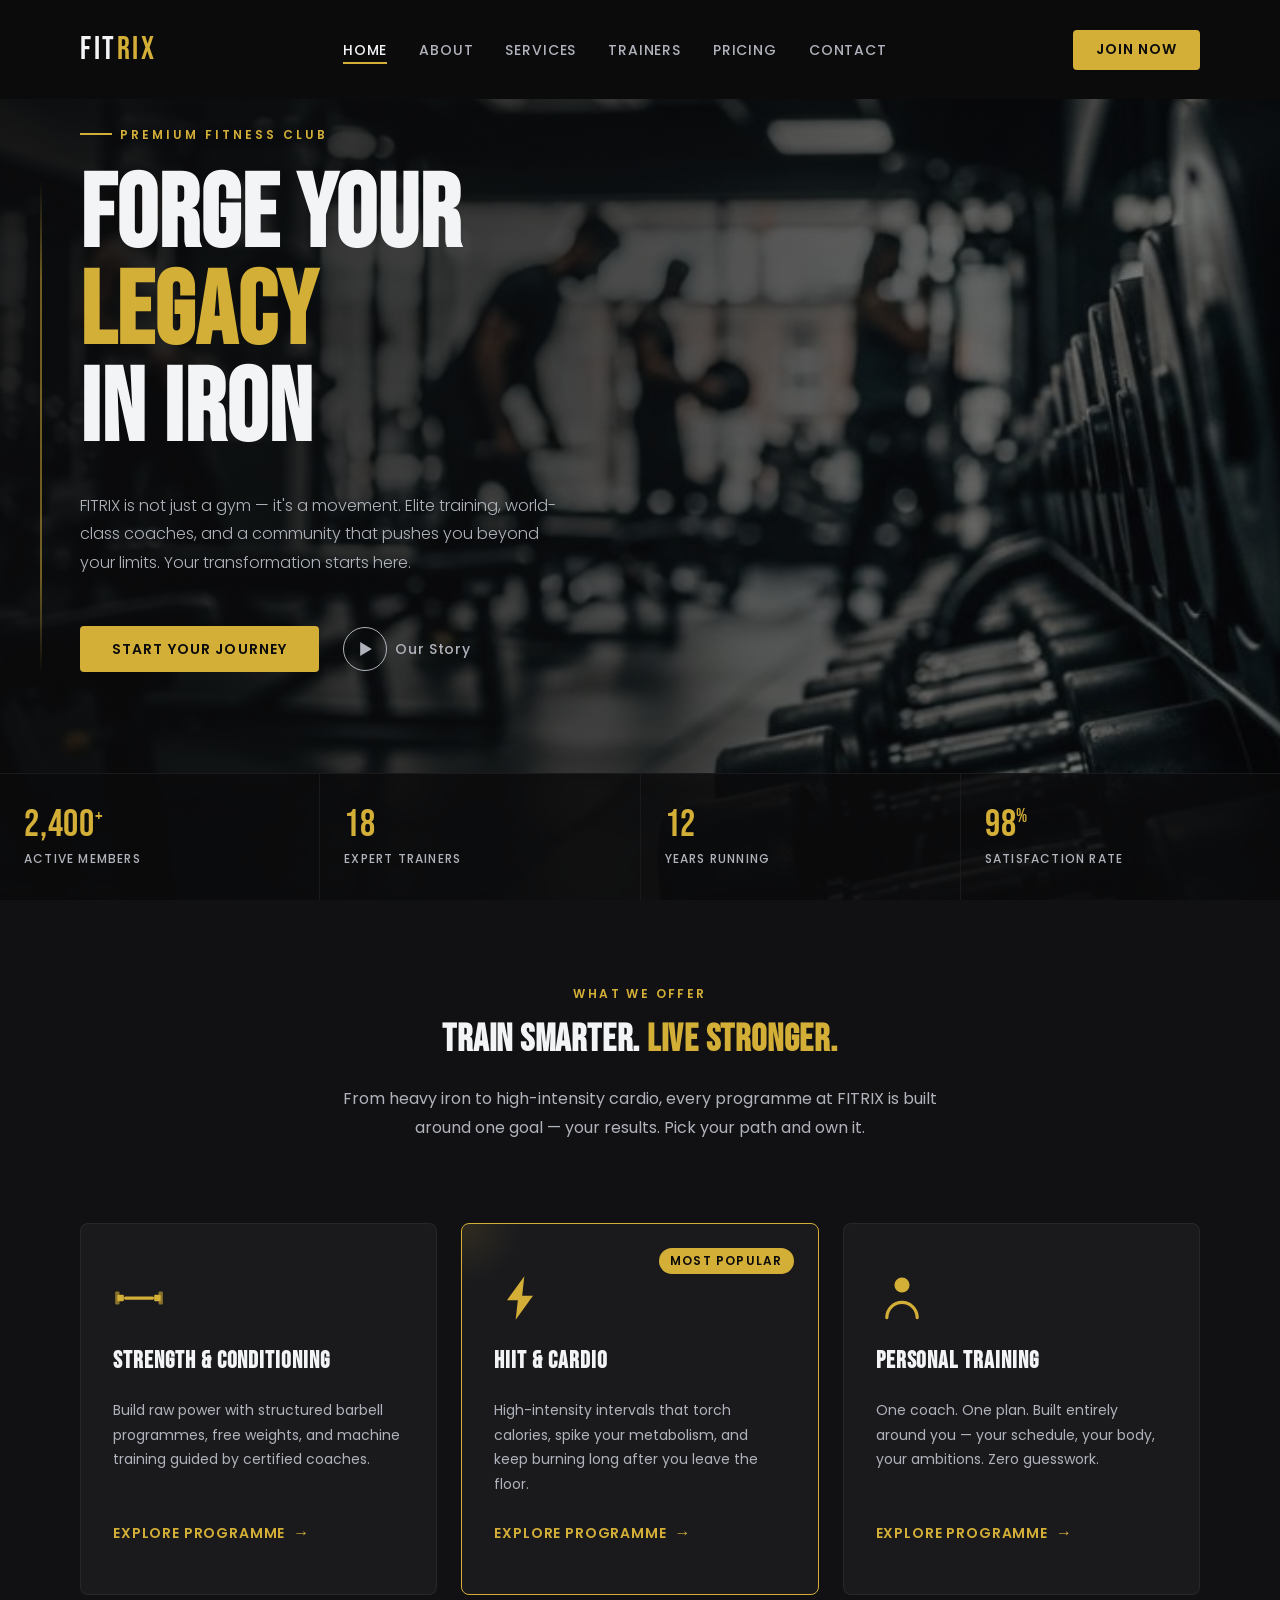
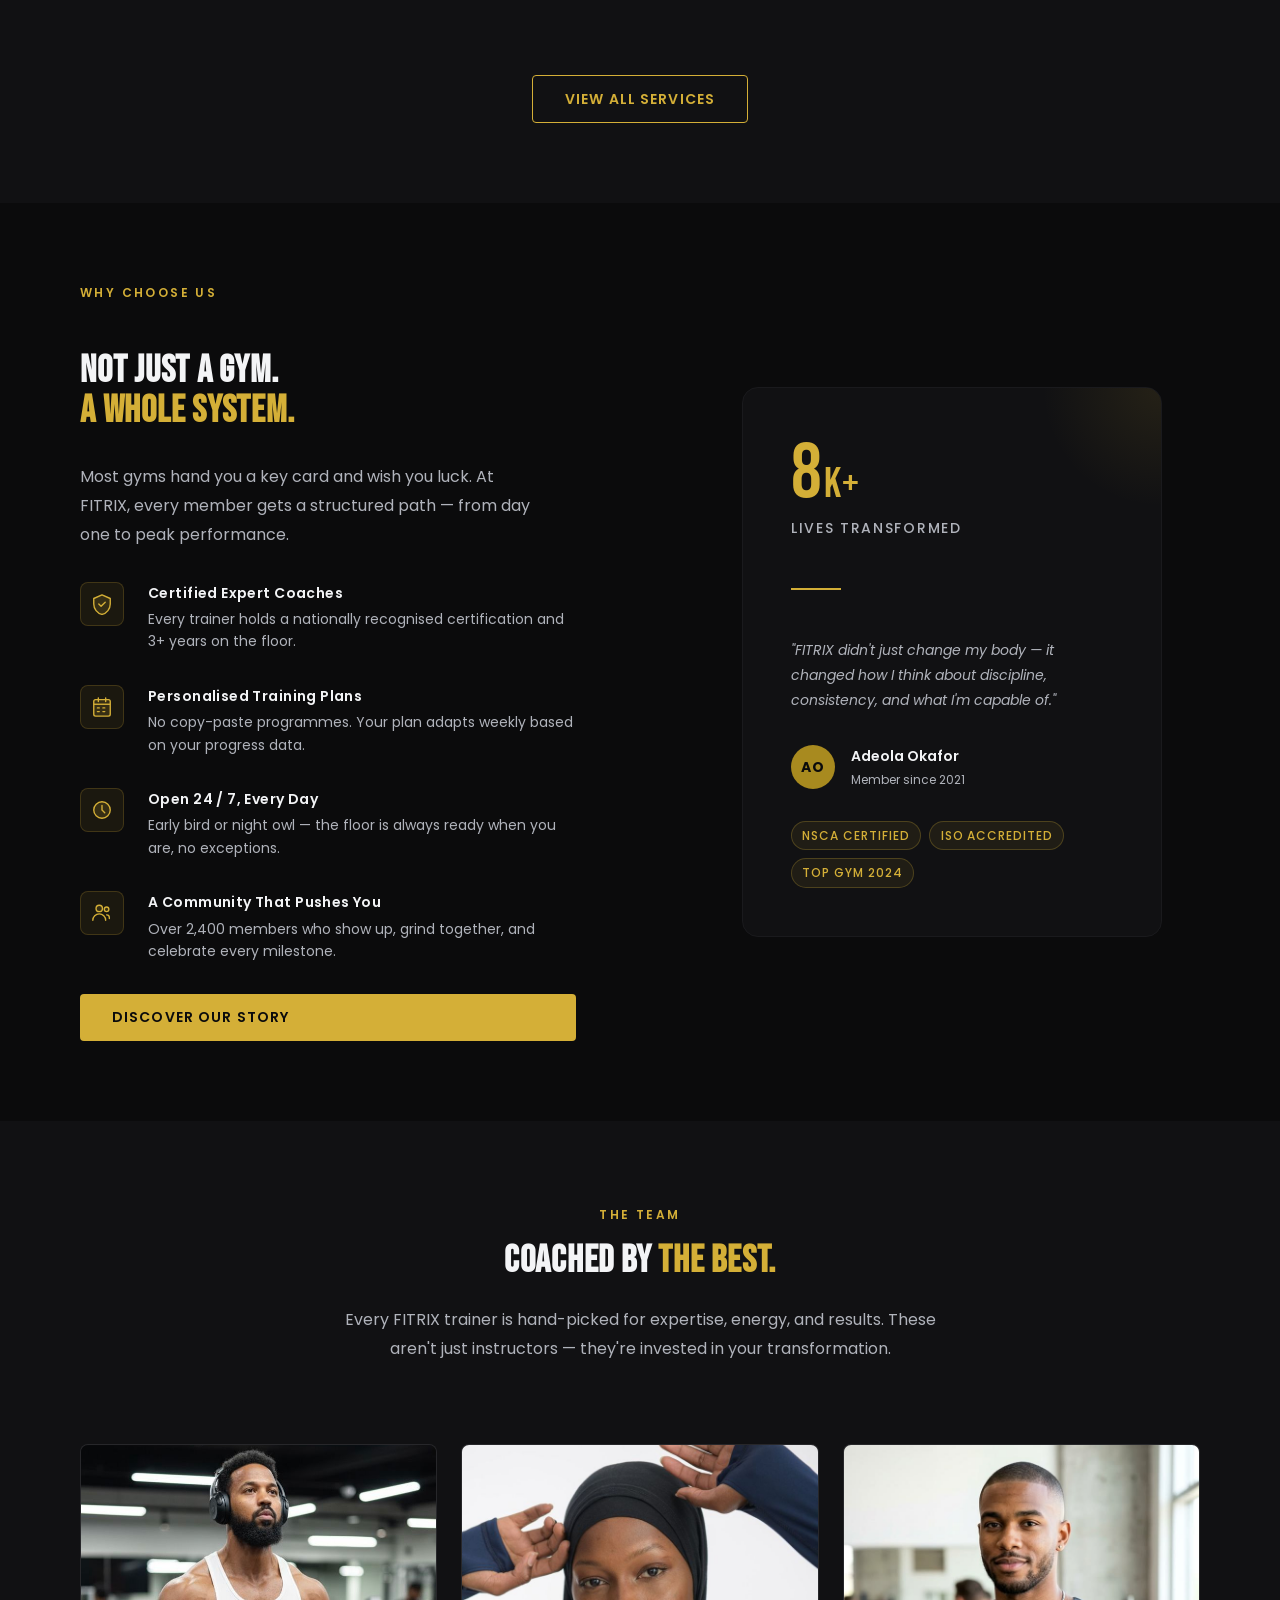
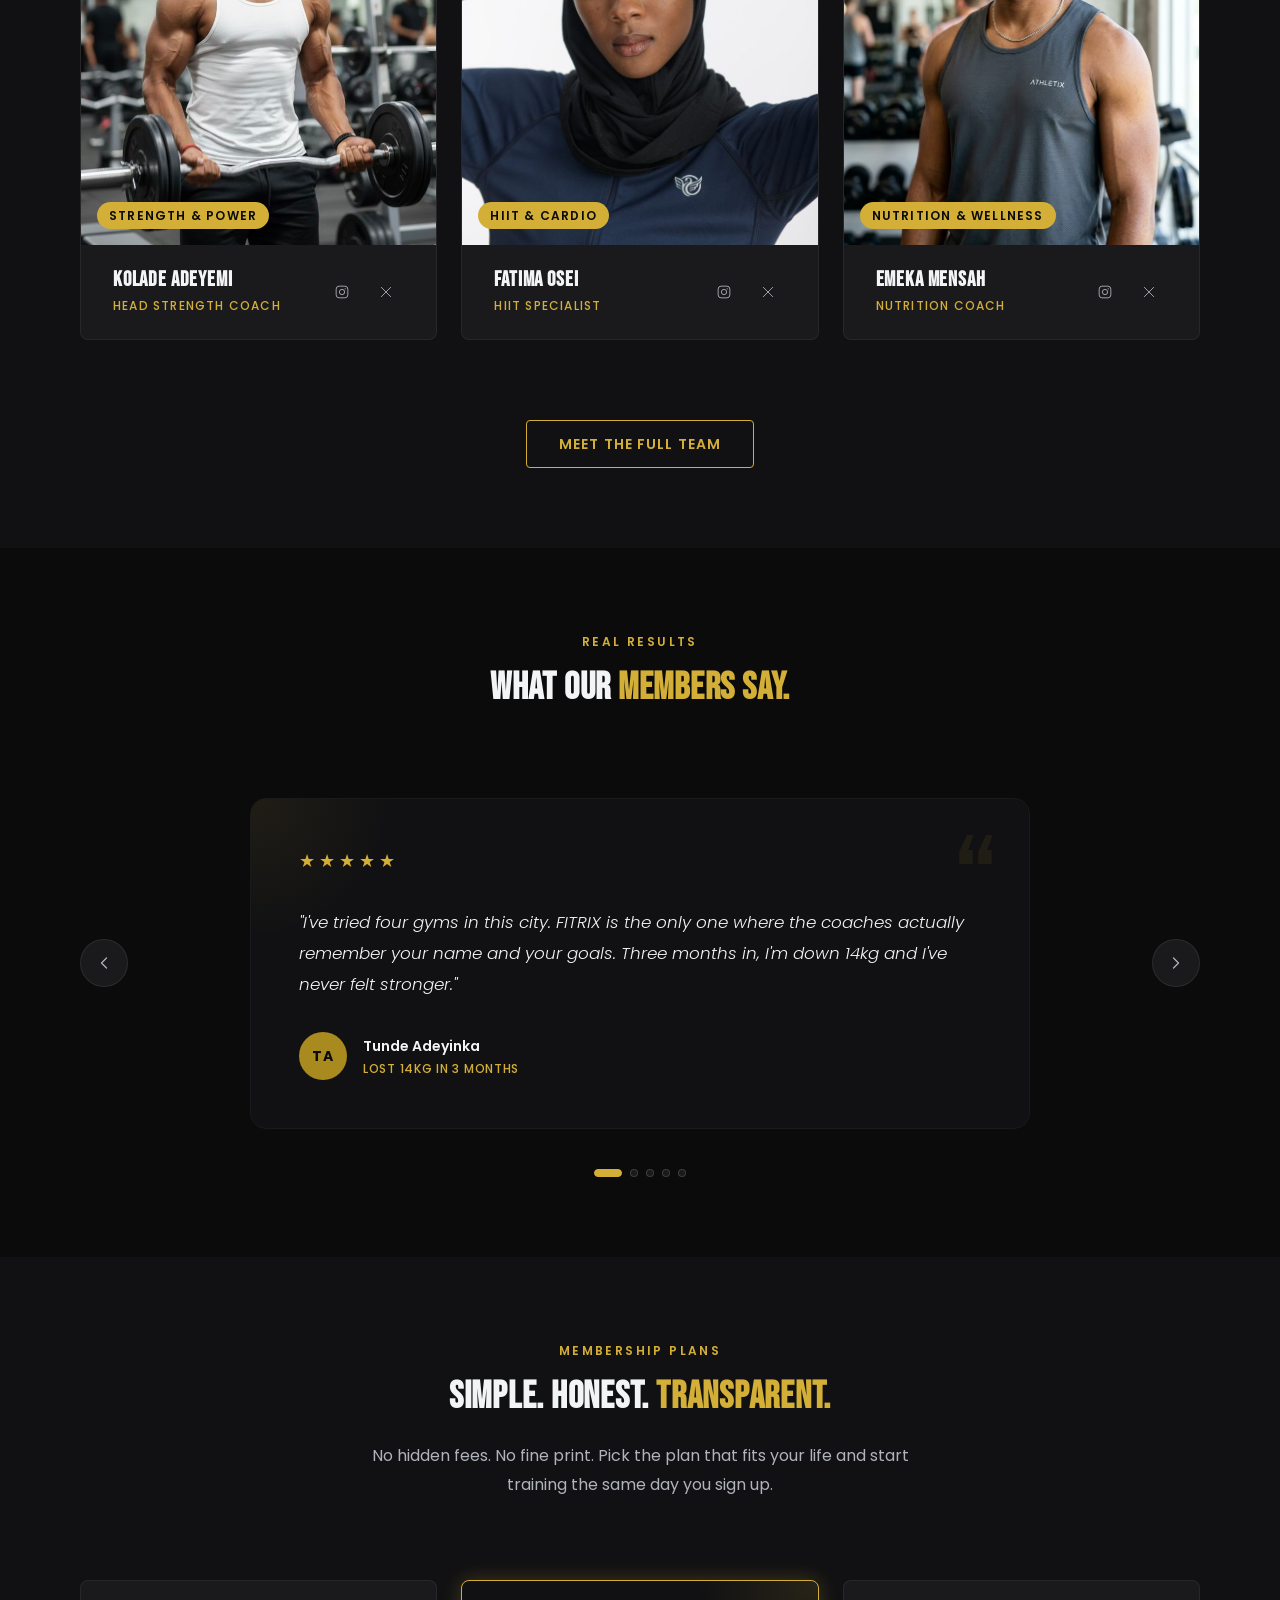
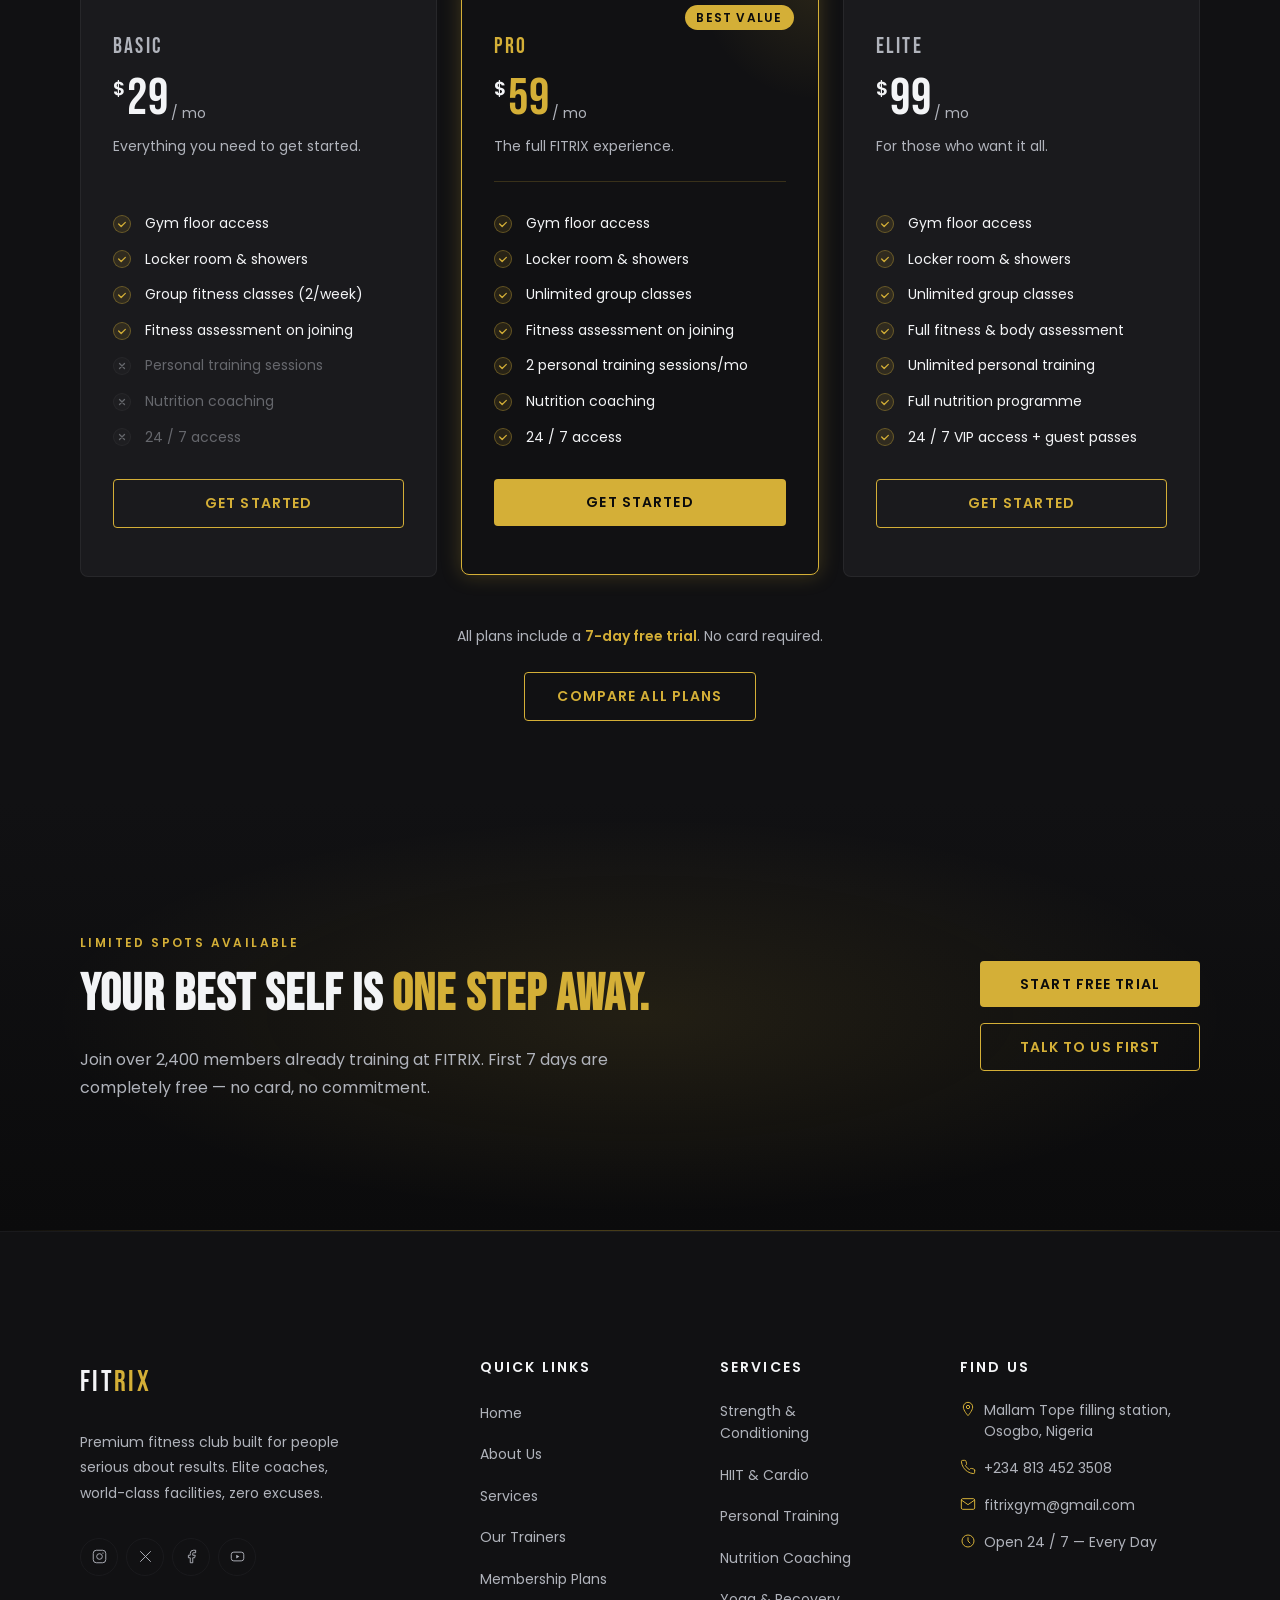
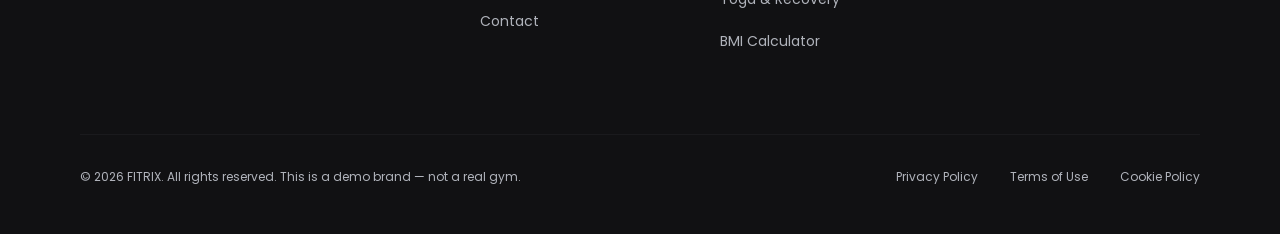
<file: index.html>
<!DOCTYPE html>
<html lang="en">

<head>
  <meta charset="UTF-8" />
  <meta name="viewport" content="width=device-width, initial-scale=1.0" />
  <meta name="description" content="FITRIX — Premium gym and fitness center. Transform your body, elevate your life." />
  <title>FITRIX — Train Different</title>

  <!-- Google Fonts -->
  <link rel="preconnect" href="https://fonts.googleapis.com" />
  <link rel="preconnect" href="https://fonts.gstatic.com" crossorigin />
  <link href="https://fonts.googleapis.com/css2?family=Bebas+Neue&family=Poppins:wght@300;400;500;600;700&display=swap" rel="stylesheet" />

  <!-- Stylesheets — order matters -->
  <link rel="stylesheet" href="css/style.css" />
  <link rel="stylesheet" href="css/animations.css" />
  <link rel="stylesheet" href="css/responsive.css" />
</head>

<body>

  <!-- ============================================================
       NAVBAR
       Copy this entire <header> block into every page.
       Only change the .active class to match the current page.
       ============================================================ -->

  <header>
    <nav class="navbar" id="navbar" role="navigation" aria-label="Main navigation">
      <div class="container">

        <!-- Logo -->
        <a href="index.html" class="navbar__logo" aria-label="FITRIX Home">
          FIT<span>RIX</span>
        </a>

        <!-- Desktop navigation links -->
        <ul class="navbar__links" role="list">
          <li><a href="index.html" class="active">Home</a></li>
          <li><a href="about.html">About</a></li>
          <li><a href="services.html">Services</a></li>
          <li><a href="trainers.html">Trainers</a></li>
          <li><a href="pricing.html">Pricing</a></li>
          <li><a href="contact.html">Contact</a></li>
        </ul>

        <!-- Desktop CTA button -->
        <a href="pricing.html" class="navbar__cta">Join Now</a>

        <!-- Hamburger button — mobile only -->
        <button
          class="navbar__hamburger"
          id="hamburger"
          aria-label="Toggle menu"
          aria-expanded="false"
          aria-controls="mobileMenu"
        >
          <span></span>
          <span></span>
          <span></span>
        </button>

      </div>

      <!-- Mobile dropdown menu -->
      <div class="navbar__mobile" id="mobileMenu" role="menu">
        <a href="index.html" role="menuitem">Home</a>
        <a href="about.html" role="menuitem">About</a>
        <a href="services.html" role="menuitem">Services</a>
        <a href="trainers.html" role="menuitem">Trainers</a>
        <a href="pricing.html" role="menuitem">Pricing</a>
        <a href="contact.html" role="menuitem">Contact</a>
        <a href="pricing.html" class="navbar__cta" role="menuitem">Join Now</a>
      </div>
    </nav>
  </header>


  <!-- ============================================================
       HERO SECTION
       ============================================================ -->

  <section class="hero" id="hero" aria-labelledby="hero-heading">

    <!--
      BACKGROUND IMAGE
      When you have a real gym photo, uncomment the <img> below,
      drop the image into assets/images/hero/, update the src,
      and delete the .hero__bg-fallback div underneath it.
    -->
   
    <img
      class="hero__bg"
      src="assets/images/hero/hero-bg.jpg"
      alt=""
      aria-hidden="true"
      loading="eager"
    />
    

    <!-- Dark overlay on top of background -->
    <div class="hero__overlay" aria-hidden="true"></div>

    <!-- Main content — lives in hero__body which grows to fill space above stats -->
    <div class="hero__body">
      <div class="container">
      <div class="hero__content">

        <!-- Eyebrow label -->
        <div class="hero__eyebrow" aria-hidden="true">
          <span class="hero__eyebrow-line"></span>
          <span class="hero__eyebrow-text">Premium Fitness Club</span>
        </div>

        <!-- Headline -->
        <h1 class="hero__headline" id="hero-heading">
          Forge Your
          <span class="highlight">Legacy</span>
          In Iron
        </h1>

        <!-- Supporting text -->
        <p class="hero__subtext">
          FITRIX is not just a gym — it's a movement. Elite training, world-class coaches,
          and a community that pushes you beyond your limits. Your transformation starts here.
        </p>

        <!-- Call to action buttons -->
        <div class="hero__actions">

          <a href="pricing.html" class="btn btn-primary">Start Your Journey</a>

          <a href="about.html" class="hero__play" aria-label="Learn our story">
            <span class="hero__play-icon" aria-hidden="true">
              <!-- Inline SVG play triangle — no external file needed -->
              <svg viewBox="0 0 10 12" xmlns="http://www.w3.org/2000/svg" aria-hidden="true">
                <polygon points="0,0 10,6 0,12" />
              </svg>
            </span>
            <span>Our Story</span>
          </a>

        </div>

      </div><!-- /.hero__content -->
      </div><!-- /.container -->
    </div><!-- /.hero__body -->

    <!-- Stats bar — sits naturally at the bottom of the hero column -->
    <div class="hero__stats" role="list" aria-label="FITRIX by the numbers">

      <div class="hero__stat" role="listitem">
        <span class="hero__stat-number">2,400<sup>+</sup></span>
        <span class="hero__stat-label">Active Members</span>
      </div>

      <div class="hero__stat" role="listitem">
        <span class="hero__stat-number">18</span>
        <span class="hero__stat-label">Expert Trainers</span>
      </div>

      <div class="hero__stat" role="listitem">
        <span class="hero__stat-number">12</span>
        <span class="hero__stat-label">Years Running</span>
      </div>

      <div class="hero__stat" role="listitem">
        <span class="hero__stat-number">98<sup>%</sup></span>
        <span class="hero__stat-label">Satisfaction Rate</span>
      </div>

    </div>

  </section>


  <!-- ============================================================
       SERVICES SNAPSHOT
       3 cards giving a taste of what FITRIX offers.
       Each card links through to the full Services page.
       ============================================================ -->

  <section class="services-snap section" id="services" aria-labelledby="services-heading">
    <div class="container">

      <!-- Section header -->
      <div class="services-snap__header anim-fade-up">
        <span class="section-label">What We Offer</span>
        <h2 id="services-heading">
          Train Smarter. <span class="text-gold">Live Stronger.</span>
        </h2>
        <p class="services-snap__intro">
          From heavy iron to high-intensity cardio, every programme at FITRIX is
          built around one goal — your results. Pick your path and own it.
        </p>
      </div>

      <!-- Cards grid -->
      <div class="services-snap__grid anim-stagger">

        <!-- Card 1 — Strength Training -->
        <article class="service-card anim-fade-up">
          <div class="service-card__icon" aria-hidden="true">
            <svg viewBox="0 0 48 48" fill="none" xmlns="http://www.w3.org/2000/svg">
              <rect x="4"  y="21" width="6"  height="6" rx="1" fill="currentColor"/>
              <rect x="2"  y="18" width="4"  height="12" rx="1" fill="currentColor" opacity=".6"/>
              <rect x="38" y="21" width="6"  height="6" rx="1" fill="currentColor"/>
              <rect x="42" y="18" width="4"  height="12" rx="1" fill="currentColor" opacity=".6"/>
              <rect x="10" y="22.5" width="28" height="3" rx="1.5" fill="currentColor"/>
            </svg>
          </div>
          <h3 class="service-card__title">Strength &amp; Conditioning</h3>
          <p class="service-card__text">
            Build raw power with structured barbell programmes, free weights,
            and machine training guided by certified coaches.
          </p>
          <a href="services.html" class="service-card__link" aria-label="Learn more about Strength and Conditioning">
            Explore Programme
            <span class="service-card__arrow" aria-hidden="true">&#8594;</span>
          </a>
        </article>

        <!-- Card 2 — HIIT (featured / middle card) -->
        <article class="service-card service-card--featured anim-fade-up">
          <div class="service-card__badge">Most Popular</div>
          <div class="service-card__icon" aria-hidden="true">
            <svg viewBox="0 0 48 48" fill="none" xmlns="http://www.w3.org/2000/svg">
              <polygon points="28,4 12,26 22,26 20,44 36,22 26,22" fill="currentColor"/>
            </svg>
          </div>
          <h3 class="service-card__title">HIIT &amp; Cardio</h3>
          <p class="service-card__text">
            High-intensity intervals that torch calories, spike your metabolism,
            and keep burning long after you leave the floor.
          </p>
          <a href="services.html" class="service-card__link" aria-label="Learn more about HIIT and Cardio">
            Explore Programme
            <span class="service-card__arrow" aria-hidden="true">&#8594;</span>
          </a>
        </article>

        <!-- Card 3 — Personal Training -->
        <article class="service-card anim-fade-up">
          <div class="service-card__icon" aria-hidden="true">
            <svg viewBox="0 0 48 48" fill="none" xmlns="http://www.w3.org/2000/svg">
              <circle cx="24" cy="12" r="7" fill="currentColor"/>
              <path d="M10 42c0-7.732 6.268-14 14-14s14 6.268 14 14" stroke="currentColor" stroke-width="3" stroke-linecap="round" fill="none"/>
            </svg>
          </div>
          <h3 class="service-card__title">Personal Training</h3>
          <p class="service-card__text">
            One coach. One plan. Built entirely around you — your schedule,
            your body, your ambitions. Zero guesswork.
          </p>
          <a href="services.html" class="service-card__link" aria-label="Learn more about Personal Training">
            Explore Programme
            <span class="service-card__arrow" aria-hidden="true">&#8594;</span>
          </a>
        </article>

      </div><!-- /.services-snap__grid -->

      <!-- Bottom link to full services page -->
      <div class="services-snap__footer anim-fade-up">
        <a href="services.html" class="btn btn-outline">View All Services</a>
      </div>

    </div><!-- /.container -->
  </section>


  <!-- ============================================================
       WHY FITRIX — Features & Benefits
       Two-column layout: left = text + feature list, right = stat callout card
       ============================================================ -->

  <section class="why-fitrix section" id="why-fitrix" aria-labelledby="why-heading">
    <div class="container">

      <div class="why-fitrix__inner">

        <!-- LEFT — text content -->
        <div class="why-fitrix__left">

          <span class="section-label anim-fade-up">Why Choose Us</span>

          <h2 class="why-fitrix__heading anim-fade-up" id="why-heading">
            Not Just A Gym.<br>
            <span class="text-gold">A Whole System.</span>
          </h2>

          <p class="why-fitrix__lead anim-fade-up">
            Most gyms hand you a key card and wish you luck. At FITRIX, every member
            gets a structured path — from day one to peak performance.
          </p>

          <!-- Feature list -->
          <ul class="why-fitrix__features anim-stagger" role="list">

            <li class="why-feature anim-fade-up">
              <span class="why-feature__icon" aria-hidden="true">
                <!-- Checkmark / shield icon -->
                <svg viewBox="0 0 24 24" fill="none" xmlns="http://www.w3.org/2000/svg">
                  <path d="M12 2L3 6v6c0 5.25 3.75 10.15 9 11.35C17.25 22.15 21 17.25 21 12V6L12 2Z" fill="currentColor" opacity=".15"/>
                  <path d="M12 2L3 6v6c0 5.25 3.75 10.15 9 11.35C17.25 22.15 21 17.25 21 12V6L12 2Z" stroke="currentColor" stroke-width="1.5" stroke-linejoin="round"/>
                  <path d="M8.5 12l2.5 2.5 4.5-4.5" stroke="currentColor" stroke-width="1.5" stroke-linecap="round" stroke-linejoin="round"/>
                </svg>
              </span>
              <div class="why-feature__text">
                <strong>Certified Expert Coaches</strong>
                <span>Every trainer holds a nationally recognised certification and 3+ years on the floor.</span>
              </div>
            </li>

            <li class="why-feature anim-fade-up">
              <span class="why-feature__icon" aria-hidden="true">
                <!-- Calendar / plan icon -->
                <svg viewBox="0 0 24 24" fill="none" xmlns="http://www.w3.org/2000/svg">
                  <rect x="3" y="4" width="18" height="18" rx="2" fill="currentColor" opacity=".15"/>
                  <rect x="3" y="4" width="18" height="18" rx="2" stroke="currentColor" stroke-width="1.5"/>
                  <path d="M3 9h18" stroke="currentColor" stroke-width="1.5"/>
                  <path d="M8 2v4M16 2v4" stroke="currentColor" stroke-width="1.5" stroke-linecap="round"/>
                  <path d="M7 13h2m4 0h2M7 17h2m4 0h2" stroke="currentColor" stroke-width="1.5" stroke-linecap="round"/>
                </svg>
              </span>
              <div class="why-feature__text">
                <strong>Personalised Training Plans</strong>
                <span>No copy-paste programmes. Your plan adapts weekly based on your progress data.</span>
              </div>
            </li>

            <li class="why-feature anim-fade-up">
              <span class="why-feature__icon" aria-hidden="true">
                <!-- Clock / 24h icon -->
                <svg viewBox="0 0 24 24" fill="none" xmlns="http://www.w3.org/2000/svg">
                  <circle cx="12" cy="12" r="9" fill="currentColor" opacity=".15"/>
                  <circle cx="12" cy="12" r="9" stroke="currentColor" stroke-width="1.5"/>
                  <path d="M12 7v5l3 3" stroke="currentColor" stroke-width="1.5" stroke-linecap="round" stroke-linejoin="round"/>
                </svg>
              </span>
              <div class="why-feature__text">
                <strong>Open 24 / 7, Every Day</strong>
                <span>Early bird or night owl — the floor is always ready when you are, no exceptions.</span>
              </div>
            </li>

            <li class="why-feature anim-fade-up">
              <span class="why-feature__icon" aria-hidden="true">
                <!-- Community / people icon -->
                <svg viewBox="0 0 24 24" fill="none" xmlns="http://www.w3.org/2000/svg">
                  <circle cx="9"  cy="7"  r="3.5" fill="currentColor" opacity=".15"/>
                  <circle cx="9"  cy="7"  r="3.5" stroke="currentColor" stroke-width="1.5"/>
                  <circle cx="17" cy="8"  r="2.5" fill="currentColor" opacity=".15"/>
                  <circle cx="17" cy="8"  r="2.5" stroke="currentColor" stroke-width="1.5"/>
                  <path d="M2 20c0-3.866 3.134-7 7-7s7 3.134 7 7" stroke="currentColor" stroke-width="1.5" stroke-linecap="round"/>
                  <path d="M17 14c1.657 0 3 1.343 3 3v1" stroke="currentColor" stroke-width="1.5" stroke-linecap="round"/>
                </svg>
              </span>
              <div class="why-feature__text">
                <strong>A Community That Pushes You</strong>
                <span>Over 2,400 members who show up, grind together, and celebrate every milestone.</span>
              </div>
            </li>

          </ul><!-- /.why-fitrix__features -->

          <a href="about.html" class="btn btn-primary anim-fade-up">Discover Our Story</a>

        </div><!-- /.why-fitrix__left -->


        <!-- RIGHT — big stat callout card -->
        <div class="why-fitrix__right anim-fade-right">

          <div class="why-card">

            <!-- Big gold number -->
            <div class="why-card__stat">
              <span class="why-card__number">8<span class="why-card__unit">K+</span></span>
              <span class="why-card__label">Lives Transformed</span>
            </div>

            <span class="gold-line"></span>

            <p class="why-card__quote">
              "FITRIX didn't just change my body — it changed how I think
              about discipline, consistency, and what I'm capable of."
            </p>

            <!-- Member credit -->
            <div class="why-card__member">
              <div class="why-card__avatar" aria-hidden="true">AO</div>
              <div class="why-card__member-info">
                <strong>Adeola Okafor</strong>
                <span>Member since 2021</span>
              </div>
            </div>

            <!-- Small trust badges row -->
            <div class="why-card__badges" aria-label="Certifications">
              <span class="why-badge">NSCA Certified</span>
              <span class="why-badge">ISO Accredited</span>
              <span class="why-badge">Top Gym 2024</span>
            </div>

          </div><!-- /.why-card -->

        </div><!-- /.why-fitrix__right -->

      </div><!-- /.why-fitrix__inner -->

    </div><!-- /.container -->
  </section>


  <!-- ============================================================
       TRAINERS PREVIEW
       3 trainer cards with name, specialty, and social links.
       Full roster lives on trainers.html
       ============================================================ -->

  <section class="trainers-preview section" id="trainers" aria-labelledby="trainers-heading">
    <div class="container">

      <!-- Section header -->
      <div class="trainers-preview__header anim-fade-up">
        <span class="section-label">The Team</span>
        <h2 id="trainers-heading">
          Coached By <span class="text-gold">The Best.</span>
        </h2>
        <p class="trainers-preview__intro">
          Every FITRIX trainer is hand-picked for expertise, energy, and results.
          These aren't just instructors — they're invested in your transformation.
        </p>
      </div>

      <!-- Trainer cards grid -->
      <div class="trainers-preview__grid anim-stagger">

        <!-- Trainer 1 -->
        <article class="trainer-card anim-fade-up">
          <div class="trainer-card__image-wrap">
            <img src="assets/images/trainers/kolade.jpg" alt="Kolade Adeyemi" loading="lazy" />
            <span class="trainer-card__tag">Strength &amp; Power</span>
          </div>

          <div class="trainer-card__body">
            <div class="trainer-card__info">
              <h3 class="trainer-card__name">Kolade Adeyemi</h3>
              <span class="trainer-card__role">Head Strength Coach</span>
            </div>

            <!-- Social icons -->
            <div class="trainer-card__socials" aria-label="Kolade's social links">
              <a href="#" class="trainer-social" aria-label="Kolade on Instagram">
                <svg viewBox="0 0 24 24" fill="none" xmlns="http://www.w3.org/2000/svg">
                  <rect x="2" y="2" width="20" height="20" rx="5" stroke="currentColor" stroke-width="1.5"/>
                  <circle cx="12" cy="12" r="4.5" stroke="currentColor" stroke-width="1.5"/>
                  <circle cx="17.5" cy="6.5" r="1" fill="currentColor"/>
                </svg>
              </a>
              <a href="#" class="trainer-social" aria-label="Kolade on Twitter / X">
                <svg viewBox="0 0 24 24" fill="none" xmlns="http://www.w3.org/2000/svg">
                  <path d="M4 4l16 16M4 20L20 4" stroke="currentColor" stroke-width="1.5" stroke-linecap="round"/>
                </svg>
              </a>
            </div>
          </div>
        </article>

        <!-- Trainer 2 -->
        <article class="trainer-card anim-fade-up">
          <div class="trainer-card__image-wrap">
            <img src="assets/images/trainers/fatima.jpg" alt="Fatima Osei" loading="lazy" />
            <span class="trainer-card__tag">HIIT &amp; Cardio</span>
          </div>

          <div class="trainer-card__body">
            <div class="trainer-card__info">
              <h3 class="trainer-card__name">Fatima Osei</h3>
              <span class="trainer-card__role">HIIT Specialist</span>
            </div>

            <div class="trainer-card__socials" aria-label="Fatima's social links">
              <a href="#" class="trainer-social" aria-label="Fatima on Instagram">
                <svg viewBox="0 0 24 24" fill="none" xmlns="http://www.w3.org/2000/svg">
                  <rect x="2" y="2" width="20" height="20" rx="5" stroke="currentColor" stroke-width="1.5"/>
                  <circle cx="12" cy="12" r="4.5" stroke="currentColor" stroke-width="1.5"/>
                  <circle cx="17.5" cy="6.5" r="1" fill="currentColor"/>
                </svg>
              </a>
              <a href="#" class="trainer-social" aria-label="Fatima on Twitter / X">
                <svg viewBox="0 0 24 24" fill="none" xmlns="http://www.w3.org/2000/svg">
                  <path d="M4 4l16 16M4 20L20 4" stroke="currentColor" stroke-width="1.5" stroke-linecap="round"/>
                </svg>
              </a>
            </div>
          </div>
        </article>

        <!-- Trainer 3 -->
        <article class="trainer-card anim-fade-up">
          <div class="trainer-card__image-wrap">
            <img src="assets/images/trainers/emeka.jpg" alt="Emeka Mensah" loading="lazy" />
            <span class="trainer-card__tag">Nutrition &amp; Wellness</span>
          </div>

          <div class="trainer-card__body">
            <div class="trainer-card__info">
              <h3 class="trainer-card__name">Emeka Mensah</h3>
              <span class="trainer-card__role">Nutrition Coach</span>
            </div>

            <div class="trainer-card__socials" aria-label="Emeka's social links">
              <a href="#" class="trainer-social" aria-label="Emeka on Instagram">
                <svg viewBox="0 0 24 24" fill="none" xmlns="http://www.w3.org/2000/svg">
                  <rect x="2" y="2" width="20" height="20" rx="5" stroke="currentColor" stroke-width="1.5"/>
                  <circle cx="12" cy="12" r="4.5" stroke="currentColor" stroke-width="1.5"/>
                  <circle cx="17.5" cy="6.5" r="1" fill="currentColor"/>
                </svg>
              </a>
              <a href="#" class="trainer-social" aria-label="Emeka on Twitter / X">
                <svg viewBox="0 0 24 24" fill="none" xmlns="http://www.w3.org/2000/svg">
                  <path d="M4 4l16 16M4 20L20 4" stroke="currentColor" stroke-width="1.5" stroke-linecap="round"/>
                </svg>
              </a>
            </div>
          </div>
        </article>

      </div><!-- /.trainers-preview__grid -->

      <!-- Link to full trainers page -->
      <div class="trainers-preview__footer anim-fade-up">
        <a href="trainers.html" class="btn btn-outline">Meet The Full Team</a>
      </div>

    </div><!-- /.container -->
  </section>


  <!-- ============================================================
       TESTIMONIALS SLIDER
       Auto-plays through 5 member quotes. Dots and prev/next
       arrows let the user navigate manually. All logic lives
       in main.js under the "Testimonials" block.
       ============================================================ -->

  <section class="testimonials section" id="testimonials" aria-labelledby="testimonials-heading">
    <div class="container">

      <!-- Section header -->
      <div class="testimonials__header anim-fade-up">
        <span class="section-label">Real Results</span>
        <h2 id="testimonials-heading">
          What Our <span class="text-gold">Members Say.</span>
        </h2>
      </div>

      <!-- Slider wrapper -->
      <div class="testimonials__slider" role="region" aria-label="Member testimonials">

        <!-- Track — all slides sit here side by side, JS moves this -->
        <div class="testimonials__track" id="testimonialsTrack">

          <!-- Slide 1 -->
          <div class="testimonial-slide" role="group" aria-label="Testimonial 1 of 5">
            <div class="testimonial-card">
              <!-- Star rating -->
              <div class="testimonial-card__stars" aria-label="5 out of 5 stars">
                <span>&#9733;</span><span>&#9733;</span><span>&#9733;</span>
                <span>&#9733;</span><span>&#9733;</span>
              </div>
              <blockquote class="testimonial-card__quote">
                "I've tried four gyms in this city. FITRIX is the only one where the
                coaches actually remember your name and your goals. Three months in,
                I'm down 14kg and I've never felt stronger."
              </blockquote>
              <div class="testimonial-card__author">
                <div class="testimonial-card__avatar" aria-hidden="true">TA</div>
                <div class="testimonial-card__author-info">
                  <strong>Tunde Adeyinka</strong>
                  <span>Lost 14kg in 3 months</span>
                </div>
              </div>
            </div>
          </div>

          <!-- Slide 2 -->
          <div class="testimonial-slide" role="group" aria-label="Testimonial 2 of 5">
            <div class="testimonial-card">
              <div class="testimonial-card__stars" aria-label="5 out of 5 stars">
                <span>&#9733;</span><span>&#9733;</span><span>&#9733;</span>
                <span>&#9733;</span><span>&#9733;</span>
              </div>
              <blockquote class="testimonial-card__quote">
                "The HIIT classes here are no joke — but Fatima makes sure you're
                pushing safely. Six weeks and my resting heart rate dropped by 12
                points. The results speak for themselves."
              </blockquote>
              <div class="testimonial-card__author">
                <div class="testimonial-card__avatar" aria-hidden="true">CN</div>
                <div class="testimonial-card__author-info">
                  <strong>Chisom Nwosu</strong>
                  <span>HIIT Programme Member</span>
                </div>
              </div>
            </div>
          </div>

          <!-- Slide 3 -->
          <div class="testimonial-slide" role="group" aria-label="Testimonial 3 of 5">
            <div class="testimonial-card">
              <div class="testimonial-card__stars" aria-label="5 out of 5 stars">
                <span>&#9733;</span><span>&#9733;</span><span>&#9733;</span>
                <span>&#9733;</span><span>&#9733;</span>
              </div>
              <blockquote class="testimonial-card__quote">
                "I was nervous starting as a complete beginner. Kolade built me a
                programme from scratch, explained everything, and never made me
                feel out of place. Now I deadlift my own bodyweight. Unreal."
              </blockquote>
              <div class="testimonial-card__author">
                <div class="testimonial-card__avatar" aria-hidden="true">AO</div>
                <div class="testimonial-card__author-info">
                  <strong>Amaka Obi</strong>
                  <span>Personal Training Client</span>
                </div>
              </div>
            </div>
          </div>

          <!-- Slide 4 -->
          <div class="testimonial-slide" role="group" aria-label="Testimonial 4 of 5">
            <div class="testimonial-card">
              <div class="testimonial-card__stars" aria-label="5 out of 5 stars">
                <span>&#9733;</span><span>&#9733;</span><span>&#9733;</span>
                <span>&#9733;</span><span>&#9733;</span>
              </div>
              <blockquote class="testimonial-card__quote">
                "The 24/7 access is a game changer. I work night shifts — being
                able to train at 2am without any compromise in facility quality
                is something I never thought I'd find."
              </blockquote>
              <div class="testimonial-card__author">
                <div class="testimonial-card__avatar" aria-hidden="true">IB</div>
                <div class="testimonial-card__author-info">
                  <strong>Ibrahim Balogun</strong>
                  <span>Member since 2022</span>
                </div>
              </div>
            </div>
          </div>

          <!-- Slide 5 -->
          <div class="testimonial-slide" role="group" aria-label="Testimonial 5 of 5">
            <div class="testimonial-card">
              <div class="testimonial-card__stars" aria-label="5 out of 5 stars">
                <span>&#9733;</span><span>&#9733;</span><span>&#9733;</span>
                <span>&#9733;</span><span>&#9733;</span>
              </div>
              <blockquote class="testimonial-card__quote">
                "Emeka's nutrition coaching completely changed how I eat around
                training. I stopped guessing, started fuelling properly, and
                my energy levels are through the roof every single session."
              </blockquote>
              <div class="testimonial-card__author">
                <div class="testimonial-card__avatar" aria-hidden="true">ZK</div>
                <div class="testimonial-card__author-info">
                  <strong>Zainab Kamara</strong>
                  <span>Nutrition Programme Client</span>
                </div>
              </div>
            </div>
          </div>

        </div><!-- /.testimonials__track -->

        <!-- Prev / Next arrow buttons -->
        <button
          class="testimonials__btn testimonials__btn--prev"
          id="testimonialsprev"
          aria-label="Previous testimonial"
        >
          <svg viewBox="0 0 24 24" fill="none" xmlns="http://www.w3.org/2000/svg">
            <path d="M15 18l-6-6 6-6" stroke="currentColor" stroke-width="1.5" stroke-linecap="round" stroke-linejoin="round"/>
          </svg>
        </button>

        <button
          class="testimonials__btn testimonials__btn--next"
          id="testimonialsNext"
          aria-label="Next testimonial"
        >
          <svg viewBox="0 0 24 24" fill="none" xmlns="http://www.w3.org/2000/svg">
            <path d="M9 18l6-6-6-6" stroke="currentColor" stroke-width="1.5" stroke-linecap="round" stroke-linejoin="round"/>
          </svg>
        </button>

      </div><!-- /.testimonials__slider -->

      <!-- Dot indicators -->
      <div class="testimonials__dots" id="testimonialsDots" role="tablist" aria-label="Testimonial navigation">
        <button class="testimonials__dot active" role="tab" aria-selected="true"  aria-label="Go to testimonial 1" data-index="0"></button>
        <button class="testimonials__dot"        role="tab" aria-selected="false" aria-label="Go to testimonial 2" data-index="1"></button>
        <button class="testimonials__dot"        role="tab" aria-selected="false" aria-label="Go to testimonial 3" data-index="2"></button>
        <button class="testimonials__dot"        role="tab" aria-selected="false" aria-label="Go to testimonial 4" data-index="3"></button>
        <button class="testimonials__dot"        role="tab" aria-selected="false" aria-label="Go to testimonial 5" data-index="4"></button>
      </div>

    </div><!-- /.container -->
  </section>


  <!-- ============================================================
       PRICING SNAPSHOT
       3 tiers — Basic, Pro, Elite. Pro is highlighted as best value.
       Full comparison table lives on pricing.html
       ============================================================ -->

  <section class="pricing-snap section" id="pricing" aria-labelledby="pricing-heading">
    <div class="container">

      <!-- Section header -->
      <div class="pricing-snap__header anim-fade-up">
        <span class="section-label">Membership Plans</span>
        <h2 id="pricing-heading">
          Simple. Honest. <span class="text-gold">Transparent.</span>
        </h2>
        <p class="pricing-snap__intro">
          No hidden fees. No fine print. Pick the plan that fits your life
          and start training the same day you sign up.
        </p>
      </div>

      <!-- Pricing cards grid -->
      <div class="pricing-snap__grid anim-stagger">

        <!-- Tier 1 — Basic -->
        <article class="pricing-card anim-fade-up" aria-label="Basic plan">
          <div class="pricing-card__header">
            <span class="pricing-card__tier">Basic</span>
            <div class="pricing-card__price">
              <span class="pricing-card__currency">$</span>
              <span class="pricing-card__amount">29</span>
              <span class="pricing-card__period">/ mo</span>
            </div>
            <p class="pricing-card__tagline">Everything you need to get started.</p>
          </div>

          <ul class="pricing-card__features" role="list">
            <li class="pricing-feature pricing-feature--yes">Gym floor access</li>
            <li class="pricing-feature pricing-feature--yes">Locker room &amp; showers</li>
            <li class="pricing-feature pricing-feature--yes">Group fitness classes (2/week)</li>
            <li class="pricing-feature pricing-feature--yes">Fitness assessment on joining</li>
            <li class="pricing-feature pricing-feature--no">Personal training sessions</li>
            <li class="pricing-feature pricing-feature--no">Nutrition coaching</li>
            <li class="pricing-feature pricing-feature--no">24 / 7 access</li>
          </ul>

          <a href="pricing.html" class="btn btn-outline pricing-card__cta">Get Started</a>
        </article>


        <!-- Tier 2 — Pro (featured / best value) -->
        <article class="pricing-card pricing-card--featured anim-fade-up" aria-label="Pro plan — best value">
          <div class="pricing-card__badge">Best Value</div>

          <div class="pricing-card__header">
            <span class="pricing-card__tier">Pro</span>
            <div class="pricing-card__price">
              <span class="pricing-card__currency">$</span>
              <span class="pricing-card__amount">59</span>
              <span class="pricing-card__period">/ mo</span>
            </div>
            <p class="pricing-card__tagline">The full FITRIX experience.</p>
          </div>

          <ul class="pricing-card__features" role="list">
            <li class="pricing-feature pricing-feature--yes">Gym floor access</li>
            <li class="pricing-feature pricing-feature--yes">Locker room &amp; showers</li>
            <li class="pricing-feature pricing-feature--yes">Unlimited group classes</li>
            <li class="pricing-feature pricing-feature--yes">Fitness assessment on joining</li>
            <li class="pricing-feature pricing-feature--yes">2 personal training sessions/mo</li>
            <li class="pricing-feature pricing-feature--yes">Nutrition coaching</li>
            <li class="pricing-feature pricing-feature--yes">24 / 7 access</li>
          </ul>

          <a href="pricing.html" class="btn btn-primary pricing-card__cta">Get Started</a>
        </article>


        <!-- Tier 3 — Elite -->
        <article class="pricing-card anim-fade-up" aria-label="Elite plan">
          <div class="pricing-card__header">
            <span class="pricing-card__tier">Elite</span>
            <div class="pricing-card__price">
              <span class="pricing-card__currency">$</span>
              <span class="pricing-card__amount">99</span>
              <span class="pricing-card__period">/ mo</span>
            </div>
            <p class="pricing-card__tagline">For those who want it all.</p>
          </div>

          <ul class="pricing-card__features" role="list">
            <li class="pricing-feature pricing-feature--yes">Gym floor access</li>
            <li class="pricing-feature pricing-feature--yes">Locker room &amp; showers</li>
            <li class="pricing-feature pricing-feature--yes">Unlimited group classes</li>
            <li class="pricing-feature pricing-feature--yes">Full fitness &amp; body assessment</li>
            <li class="pricing-feature pricing-feature--yes">Unlimited personal training</li>
            <li class="pricing-feature pricing-feature--yes">Full nutrition programme</li>
            <li class="pricing-feature pricing-feature--yes">24 / 7 VIP access + guest passes</li>
          </ul>

          <a href="pricing.html" class="btn btn-outline pricing-card__cta">Get Started</a>
        </article>

      </div><!-- /.pricing-snap__grid -->

      <!-- Link to full pricing page with comparison table -->
      <div class="pricing-snap__footer anim-fade-up">
        <p class="pricing-snap__note">
          All plans include a <strong>7-day free trial</strong>. No card required.
        </p>
        <a href="pricing.html" class="btn btn-outline">Compare All Plans</a>
      </div>

    </div><!-- /.container -->
  </section>


  <!-- ============================================================
       CTA BANNER
       Full-width high-contrast strip — final push before footer.
       Same banner structure will be reused on every other page.
       ============================================================ -->

  <section class="cta-banner" aria-labelledby="cta-heading">
    <div class="cta-banner__bg" aria-hidden="true"></div>
    <div class="container">
      <div class="cta-banner__inner anim-fade-up">

        <div class="cta-banner__text">
          <span class="section-label">Limited Spots Available</span>
          <h2 class="cta-banner__heading" id="cta-heading">
            Your Best Self Is <span class="text-gold">One Step Away.</span>
          </h2>
          <p class="cta-banner__sub">
            Join over 2,400 members already training at FITRIX.
            First 7 days are completely free — no card, no commitment.
          </p>
        </div>

        <div class="cta-banner__actions">
          <a href="pricing.html" class="btn btn-primary">Start Free Trial</a>
          <a href="contact.html" class="btn btn-outline">Talk To Us First</a>
        </div>

      </div>
    </div>
  </section>


  <!-- ============================================================
       FOOTER
       Shared across all pages — copy this block into every .html file.
       ============================================================ -->

  <footer class="footer" role="contentinfo">
    <div class="container">

      <!-- Top row — logo + nav columns + social -->
      <div class="footer__top">

        <!-- Brand column -->
        <div class="footer__brand">
          <a href="index.html" class="footer__logo" aria-label="FITRIX Home">
            FIT<span>RIX</span>
          </a>
          <p class="footer__brand-text">
            Premium fitness club built for people serious about results.
            Elite coaches, world-class facilities, zero excuses.
          </p>
          <!-- Social icons -->
          <div class="footer__socials" aria-label="FITRIX on social media">
            <a href="#" class="footer-social" aria-label="FITRIX on Instagram">
              <svg viewBox="0 0 24 24" fill="none" xmlns="http://www.w3.org/2000/svg">
                <rect x="2" y="2" width="20" height="20" rx="5" stroke="currentColor" stroke-width="1.5"/>
                <circle cx="12" cy="12" r="4.5" stroke="currentColor" stroke-width="1.5"/>
                <circle cx="17.5" cy="6.5" r="1" fill="currentColor"/>
              </svg>
            </a>
            <a href="#" class="footer-social" aria-label="FITRIX on Twitter / X">
              <svg viewBox="0 0 24 24" fill="none" xmlns="http://www.w3.org/2000/svg">
                <path d="M4 4l16 16M4 20L20 4" stroke="currentColor" stroke-width="1.5" stroke-linecap="round"/>
              </svg>
            </a>
            <a href="#" class="footer-social" aria-label="FITRIX on Facebook">
              <svg viewBox="0 0 24 24" fill="none" xmlns="http://www.w3.org/2000/svg">
                <path d="M18 2h-3a5 5 0 00-5 5v3H7v4h3v8h4v-8h3l1-4h-4V7a1 1 0 011-1h3z" stroke="currentColor" stroke-width="1.5" stroke-linecap="round" stroke-linejoin="round"/>
              </svg>
            </a>
            <a href="#" class="footer-social" aria-label="FITRIX on YouTube">
              <svg viewBox="0 0 24 24" fill="none" xmlns="http://www.w3.org/2000/svg">
                <rect x="2" y="5" width="20" height="14" rx="4" stroke="currentColor" stroke-width="1.5"/>
                <path d="M10 9l5 3-5 3V9z" fill="currentColor"/>
              </svg>
            </a>
          </div>
        </div>

        <!-- Quick links column -->
        <nav class="footer__nav" aria-label="Footer navigation — Quick Links">
          <h3 class="footer__nav-heading">Quick Links</h3>
          <ul role="list">
            <li><a href="index.html">Home</a></li>
            <li><a href="about.html">About Us</a></li>
            <li><a href="services.html">Services</a></li>
            <li><a href="trainers.html">Our Trainers</a></li>
            <li><a href="pricing.html">Membership Plans</a></li>
            <li><a href="contact.html">Contact</a></li>
          </ul>
        </nav>

        <!-- Services column -->
        <nav class="footer__nav" aria-label="Footer navigation — Services">
          <h3 class="footer__nav-heading">Services</h3>
          <ul role="list">
            <li><a href="services.html">Strength &amp; Conditioning</a></li>
            <li><a href="services.html">HIIT &amp; Cardio</a></li>
            <li><a href="services.html">Personal Training</a></li>
            <li><a href="services.html">Nutrition Coaching</a></li>
            <li><a href="services.html">Yoga &amp; Recovery</a></li>
            <li><a href="contact.html">BMI Calculator</a></li>
          </ul>
        </nav>

        <!-- Contact info column -->
        <div class="footer__contact">
          <h3 class="footer__nav-heading">Find Us</h3>
          <ul role="list">
            <li>
              <span class="footer__contact-icon" aria-hidden="true">
                <svg viewBox="0 0 24 24" fill="none" xmlns="http://www.w3.org/2000/svg">
                  <path d="M12 2C8.13 2 5 5.13 5 9c0 5.25 7 13 7 13s7-7.75 7-13c0-3.87-3.13-7-7-7z" stroke="currentColor" stroke-width="1.5"/>
                  <circle cx="12" cy="9" r="2.5" stroke="currentColor" stroke-width="1.5"/>
                </svg>
              </span>
              <span>Mallam Tope filling station, Osogbo, Nigeria</span>
            </li>
            <li>
              <span class="footer__contact-icon" aria-hidden="true">
                <svg viewBox="0 0 24 24" fill="none" xmlns="http://www.w3.org/2000/svg">
                  <path d="M22 16.92v3a2 2 0 01-2.18 2 19.79 19.79 0 01-8.63-3.07 19.5 19.5 0 01-6-6A19.79 19.79 0 012.12 4.18 2 2 0 014.11 2h3a2 2 0 012 1.72c.127.96.361 1.903.7 2.81a2 2 0 01-.45 2.11L8.09 9.91a16 16 0 006 6l1.27-1.27a2 2 0 012.11-.45c.907.339 1.85.573 2.81.7A2 2 0 0122 16.92z" stroke="currentColor" stroke-width="1.5" stroke-linecap="round" stroke-linejoin="round"/>
                </svg>
              </span>
              <span>+234 813 452 3508</span>
            </li>
            <li>
              <span class="footer__contact-icon" aria-hidden="true">
                <svg viewBox="0 0 24 24" fill="none" xmlns="http://www.w3.org/2000/svg">
                  <path d="M4 4h16c1.1 0 2 .9 2 2v12c0 1.1-.9 2-2 2H4c-1.1 0-2-.9-2-2V6c0-1.1.9-2 2-2z" stroke="currentColor" stroke-width="1.5"/>
                  <path d="M22 6l-10 7L2 6" stroke="currentColor" stroke-width="1.5" stroke-linecap="round"/>
                </svg>
              </span>
              <span>fitrixgym@gmail.com</span>
            </li>
            <li>
              <span class="footer__contact-icon" aria-hidden="true">
                <svg viewBox="0 0 24 24" fill="none" xmlns="http://www.w3.org/2000/svg">
                  <circle cx="12" cy="12" r="9" stroke="currentColor" stroke-width="1.5"/>
                  <path d="M12 7v5l3 3" stroke="currentColor" stroke-width="1.5" stroke-linecap="round"/>
                </svg>
              </span>
              <span>Open 24 / 7 — Every Day</span>
            </li>
          </ul>
        </div>

      </div><!-- /.footer__top -->

      <!-- Divider -->
      <div class="footer__divider" aria-hidden="true"></div>

      <!-- Bottom row — copyright + legal links -->
      <div class="footer__bottom">
        <p class="footer__copy">
          &copy; <span id="footerYear"></span> FITRIX. All rights reserved.
          This is a demo brand — not a real gym.
        </p>
        <div class="footer__legal">
          <a href="#">Privacy Policy</a>
          <a href="#">Terms of Use</a>
          <a href="#">Cookie Policy</a>
        </div>
      </div>

    </div><!-- /.container -->
  </footer>


  <!-- ============================================================
       SCRIPTS — loaded at the bottom so HTML parses first
       ============================================================ -->
  <script src="js/main.js"></script>
  <script src="js/animations.js"></script>

</body>
</html>
</file>
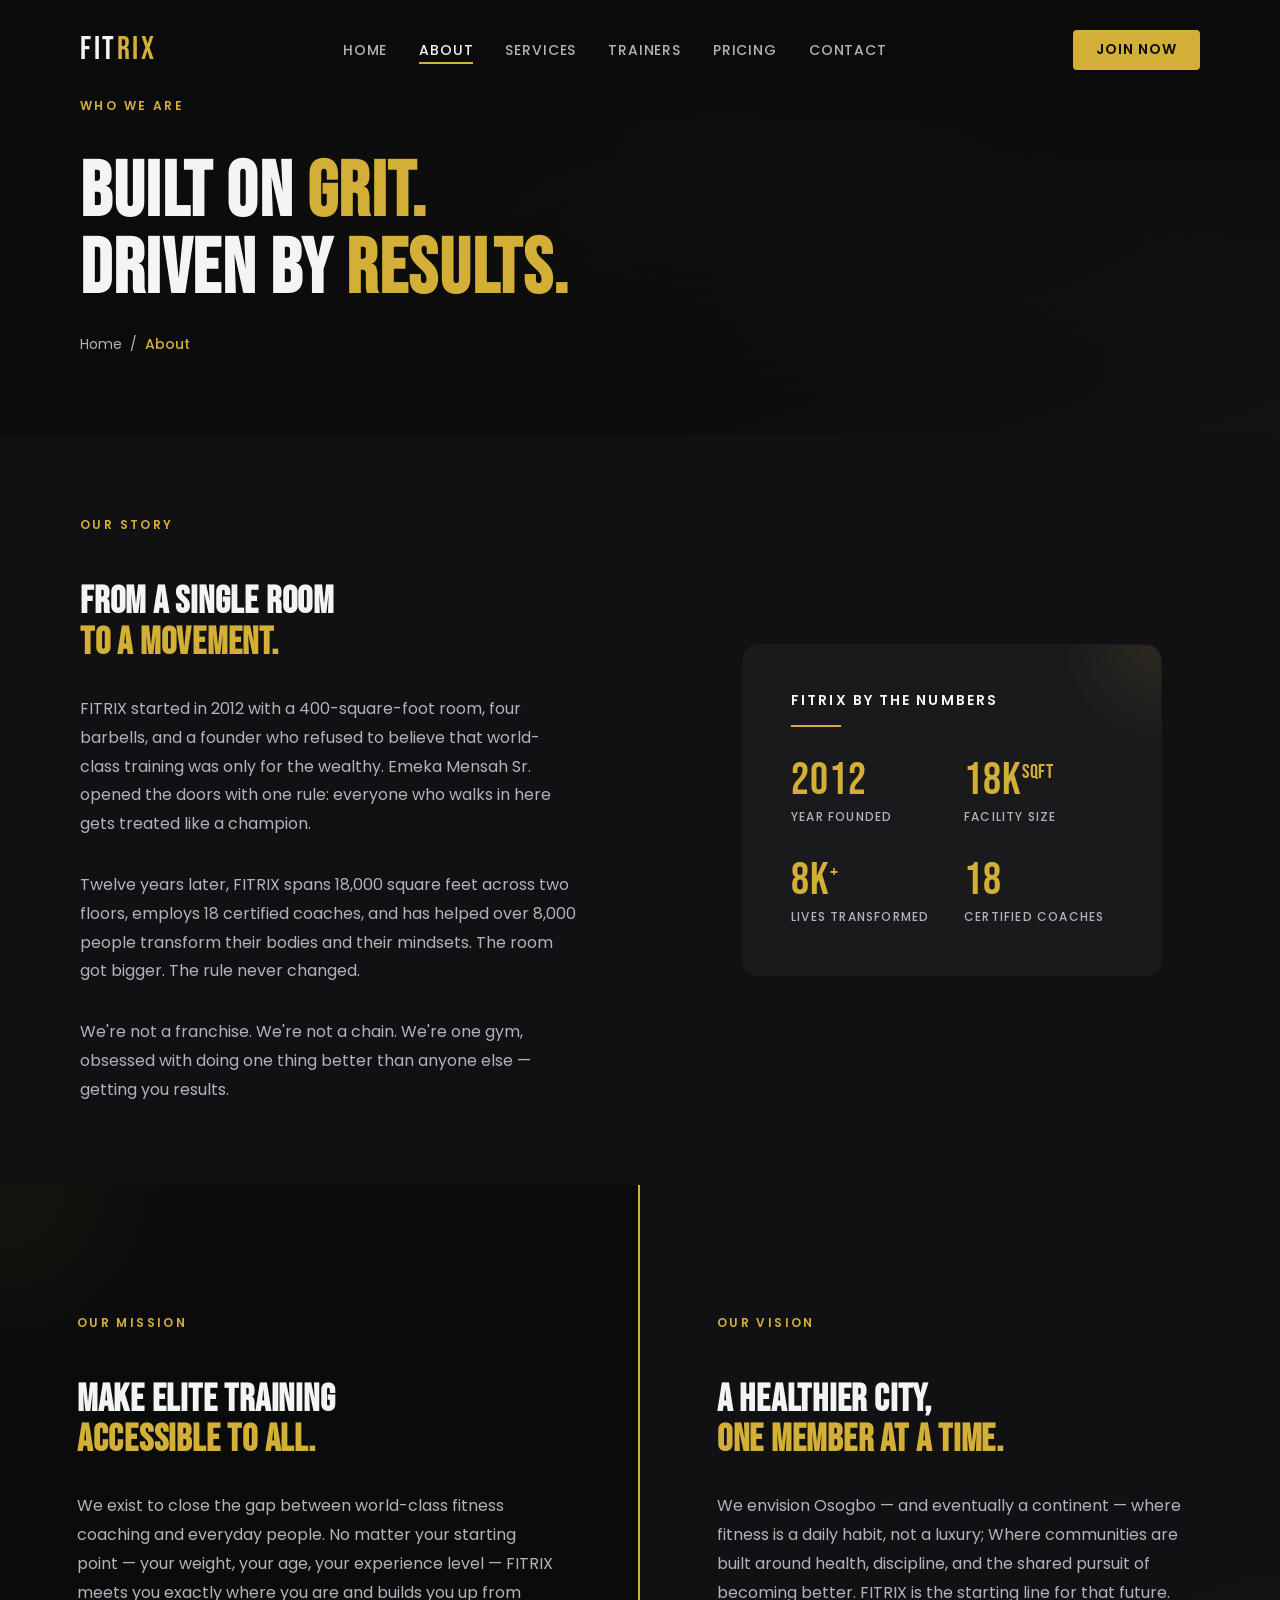
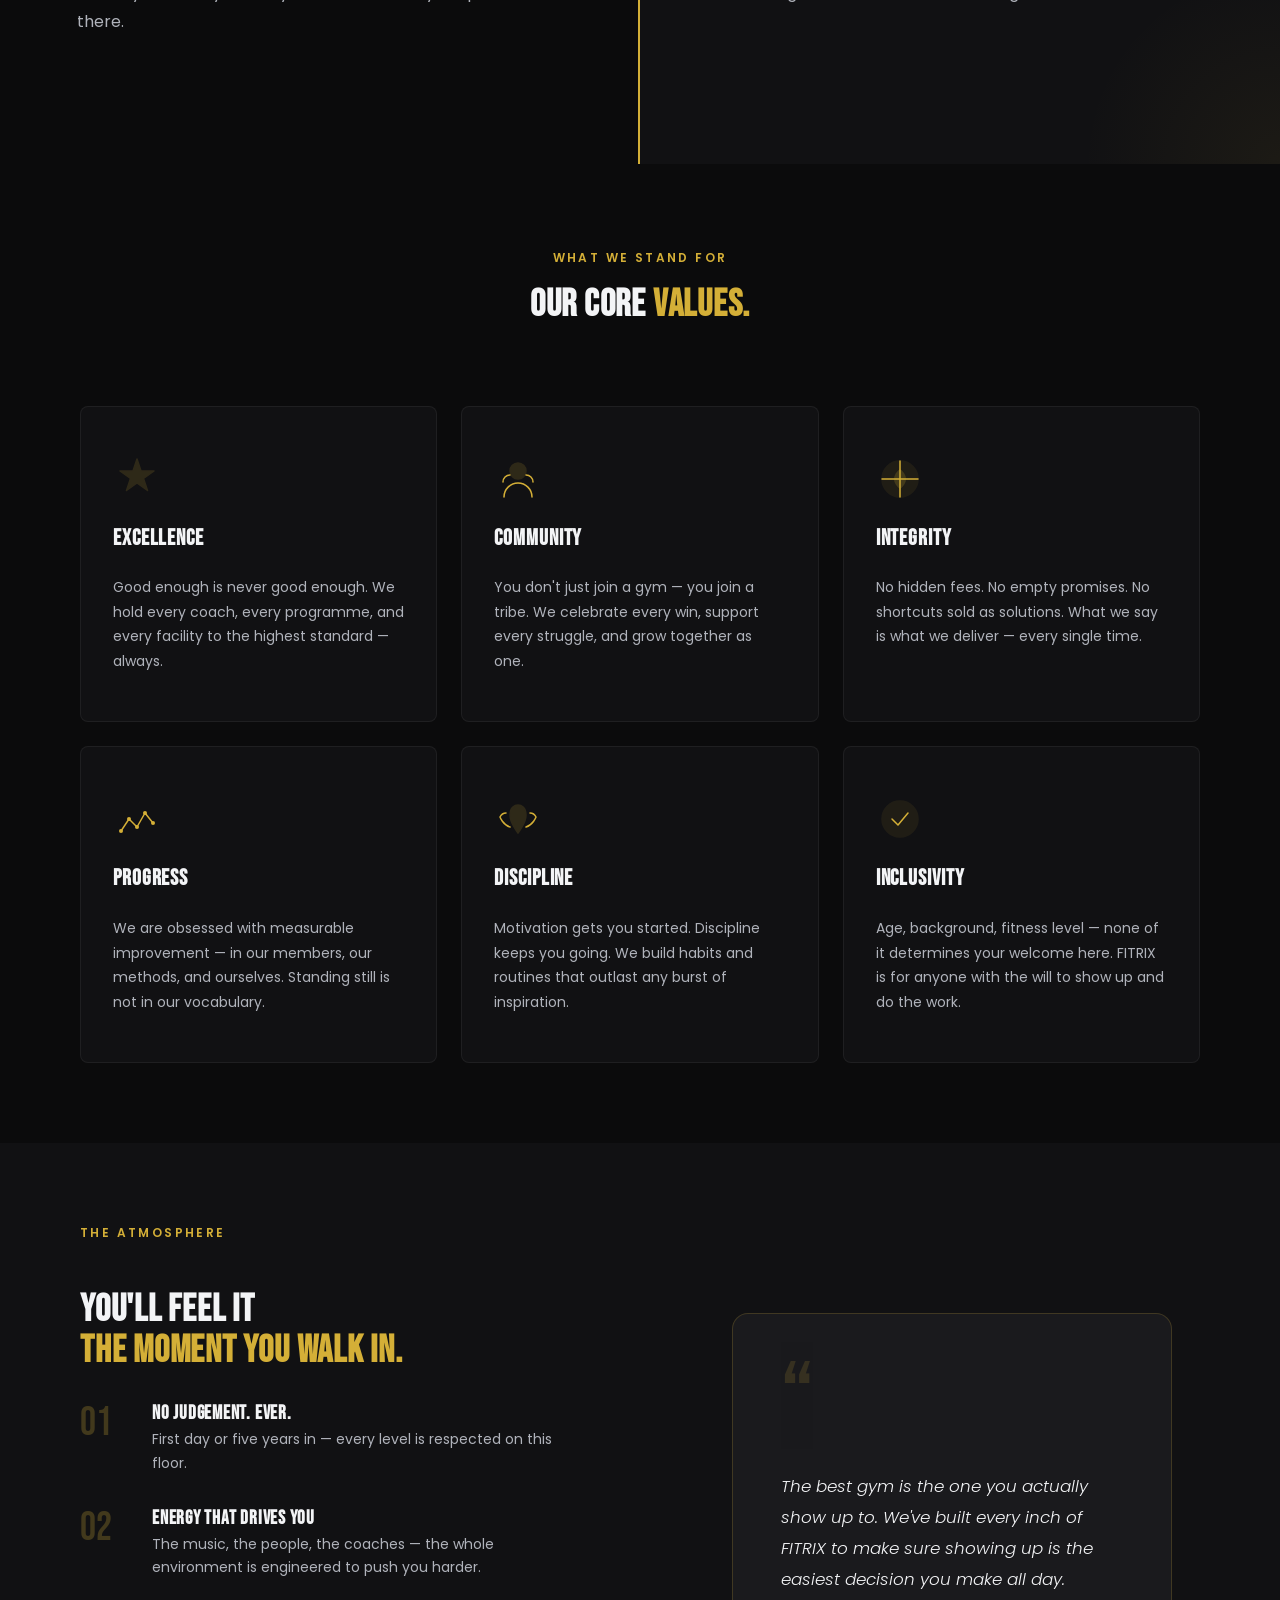
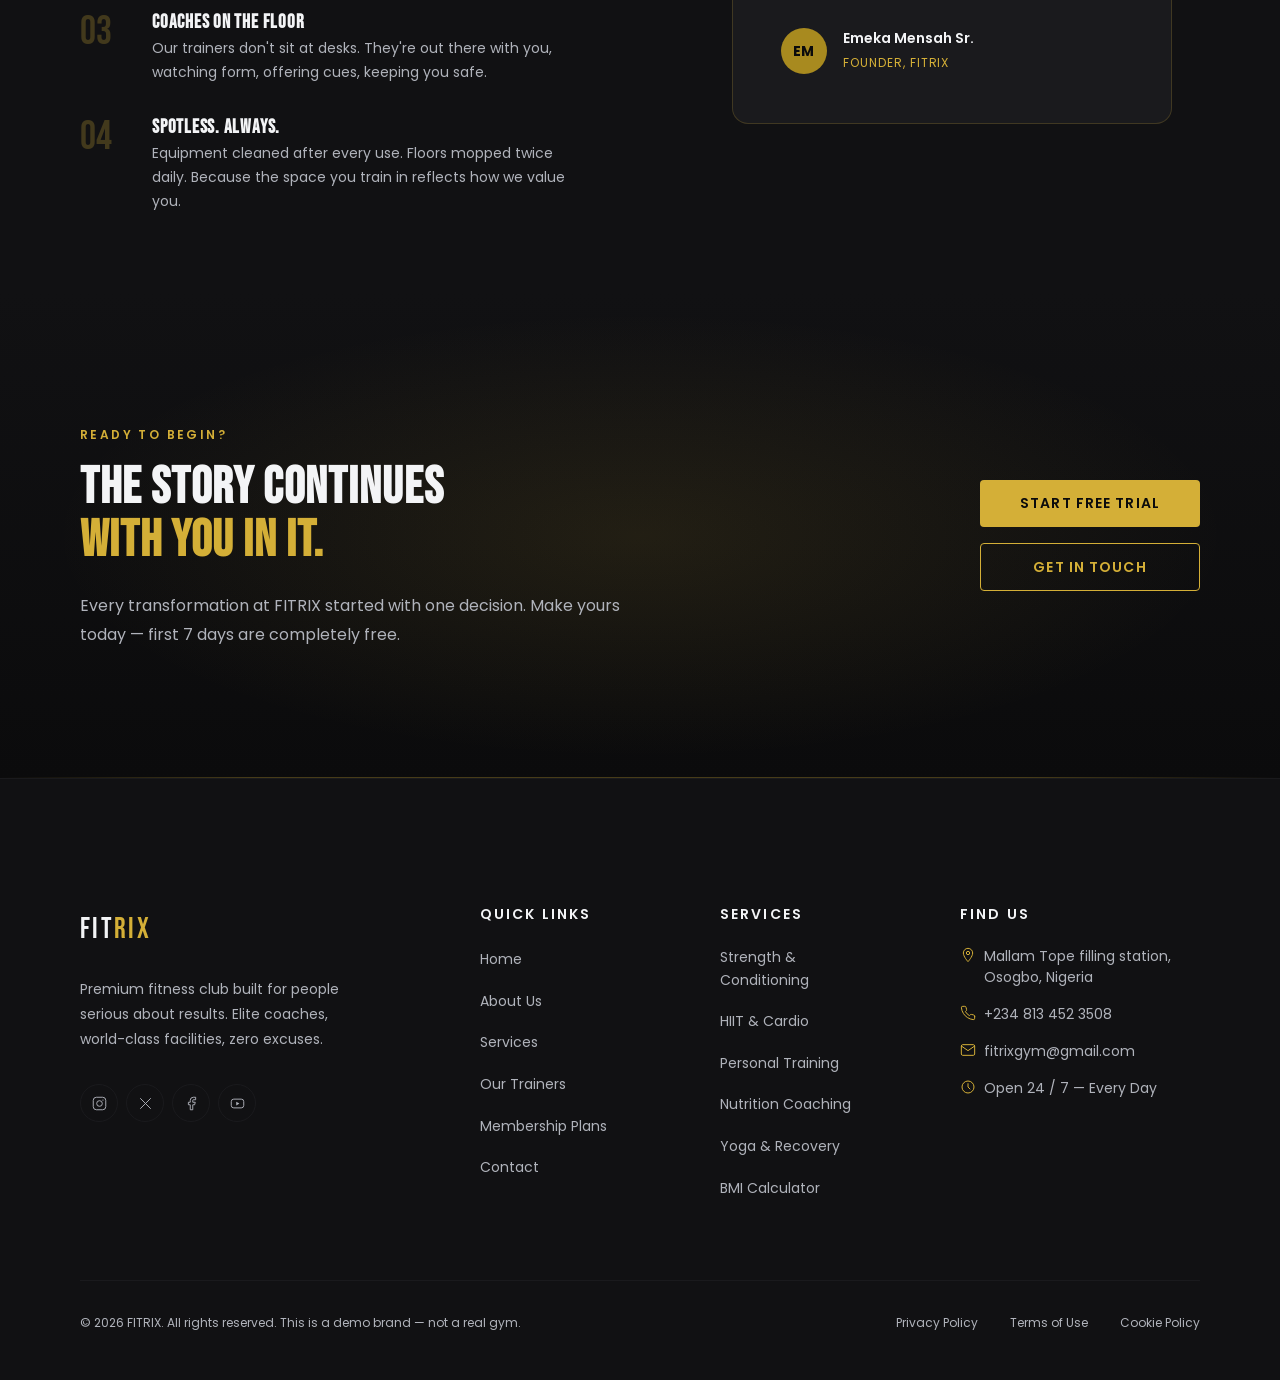
<file: about.html>
<!DOCTYPE html>
<html lang="en">

<head>
  <meta charset="UTF-8" />
  <meta name="viewport" content="width=device-width, initial-scale=1.0" />
  <meta name="description" content="About FITRIX — our story, mission, values, and the culture that drives us." />
  <title>About Us — FITRIX</title>

  <!-- Google Fonts -->
  <link rel="preconnect" href="https://fonts.googleapis.com" />
  <link rel="preconnect" href="https://fonts.gstatic.com" crossorigin />
  <link href="https://fonts.googleapis.com/css2?family=Bebas+Neue&family=Poppins:wght@300;400;500;600;700&display=swap" rel="stylesheet" />

  <!-- Stylesheets -->
  <link rel="stylesheet" href="css/style.css" />
  <link rel="stylesheet" href="css/animations.css" />
  <link rel="stylesheet" href="css/responsive.css" />
</head>

<body>

  <!-- ============================================================
       NAVBAR — identical across all pages
       Only change: .active is on "About" link
       ============================================================ -->

  <header>
    <nav class="navbar" id="navbar" role="navigation" aria-label="Main navigation">
      <div class="container">

        <a href="index.html" class="navbar__logo" aria-label="FITRIX Home">
          FIT<span>RIX</span>
        </a>

        <ul class="navbar__links" role="list">
          <li><a href="index.html">Home</a></li>
          <li><a href="about.html" class="active">About</a></li>
          <li><a href="services.html">Services</a></li>
          <li><a href="trainers.html">Trainers</a></li>
          <li><a href="pricing.html">Pricing</a></li>
          <li><a href="contact.html">Contact</a></li>
        </ul>

        <a href="pricing.html" class="navbar__cta">Join Now</a>

        <button
          class="navbar__hamburger"
          id="hamburger"
          aria-label="Toggle menu"
          aria-expanded="false"
          aria-controls="mobileMenu"
        >
          <span></span>
          <span></span>
          <span></span>
        </button>

      </div>

      <div class="navbar__mobile" id="mobileMenu" role="menu">
        <a href="index.html" role="menuitem">Home</a>
        <a href="about.html" role="menuitem">About</a>
        <a href="services.html" role="menuitem">Services</a>
        <a href="trainers.html" role="menuitem">Trainers</a>
        <a href="pricing.html" role="menuitem">Pricing</a>
        <a href="contact.html" role="menuitem">Contact</a>
        <a href="pricing.html" class="navbar__cta" role="menuitem">Join Now</a>
      </div>
    </nav>
  </header>


  <!-- ============================================================
       PAGE HERO / BANNER
       Shorter than the home hero — just headline + breadcrumb
       ============================================================ -->

  <section class="page-hero" aria-labelledby="page-hero-heading">
    <div class="page-hero__bg" aria-hidden="true"></div>
    <div class="page-hero__overlay" aria-hidden="true"></div>

    <div class="container">
      <div class="page-hero__content">
        <span class="section-label anim-fade-up">Who We Are</span>
        <h1 class="page-hero__heading anim-fade-up" id="page-hero-heading">
          Built On <span class="text-gold">Grit.</span><br>Driven By <span class="text-gold">Results.</span>
        </h1>
        <!-- Breadcrumb -->
        <nav class="page-hero__breadcrumb anim-fade-up" aria-label="Breadcrumb">
          <a href="index.html">Home</a>
          <span aria-hidden="true">/</span>
          <span aria-current="page">About</span>
        </nav>
      </div>
    </div>
  </section>


  <!-- ============================================================
       OUR STORY
       Two-column — text left, image/stat card right
       ============================================================ -->

  <section class="our-story section" id="story" aria-labelledby="story-heading">
    <div class="container">
      <div class="our-story__inner">

        <!-- Left — story text -->
        <div class="our-story__text">
          <span class="section-label anim-fade-up">Our Story</span>
          <h2 class="anim-fade-up" id="story-heading">
            From A Single Room<br>
            <span class="text-gold">To A Movement.</span>
          </h2>
          <p class="anim-fade-up">
            FITRIX started in 2012 with a 400-square-foot room, four barbells,
            and a founder who refused to believe that world-class training was
            only for the wealthy. Emeka Mensah Sr. opened the doors with one rule:
            everyone who walks in here gets treated like a champion.
          </p>
          <p class="anim-fade-up">
            Twelve years later, FITRIX spans 18,000 square feet across two floors,
            employs 18 certified coaches, and has helped over 8,000 people transform
            their bodies and their mindsets. The room got bigger. The rule never changed.
          </p>
          <p class="anim-fade-up">
            We're not a franchise. We're not a chain. We're one gym, obsessed
            with doing one thing better than anyone else — getting you results.
          </p>
        </div>

        <!-- Right — milestone card -->
        <div class="our-story__card anim-fade-right">
          <div class="story-card">

            <h3 class="story-card__heading">FITRIX By The Numbers</h3>
            <span class="gold-line"></span>

            <ul class="story-card__milestones" role="list">
              <li class="story-milestone">
                <span class="story-milestone__number">2012</span>
                <span class="story-milestone__label">Year Founded</span>
              </li>
              <li class="story-milestone">
                <span class="story-milestone__number">18K<sup>sqft</sup></span>
                <span class="story-milestone__label">Facility Size</span>
              </li>
              <li class="story-milestone">
                <span class="story-milestone__number">8K<sup>+</sup></span>
                <span class="story-milestone__label">Lives Transformed</span>
              </li>
              <li class="story-milestone">
                <span class="story-milestone__number">18</span>
                <span class="story-milestone__label">Certified Coaches</span>
              </li>
            </ul>

          </div>
        </div>

      </div>
    </div>
  </section>


  <!-- ============================================================
       MISSION & VISION
       Full-width two-panel split — dark left, gold-tinted right
       ============================================================ -->

  <section class="mission-vision" aria-labelledby="mission-heading">

      <!-- Mission — left panel -->
      <div class="mv-panel mv-panel--mission anim-fade-left">
        <span class="section-label">Our Mission</span>
        <h2 id="mission-heading">
          Make Elite Training<br>
          <span class="text-gold">Accessible To All.</span>
        </h2>
        <p>
          We exist to close the gap between world-class fitness coaching and
          everyday people. No matter your starting point — your weight, your age,
          your experience level — FITRIX meets you exactly where you are and
          builds you up from there.
        </p>
      </div>

      <!-- Vision — right panel -->
      <div class="mv-panel mv-panel--vision anim-fade-right">
        <span class="section-label">Our Vision</span>
        <h2>
          A Healthier City,<br>
          <span class="text-gold">One Member At A Time.</span>
        </h2>
        <p>
          We envision Osogbo — and eventually a continent — where fitness is
          a daily habit, not a luxury; Where communities are built around health,
          discipline, and the shared pursuit of becoming better. FITRIX is the
          starting line for that future.
        </p>
      </div>

  </section>


  <!-- ============================================================
       CORE VALUES
       6 icon cards in a grid
       ============================================================ -->

  <section class="core-values section" id="values" aria-labelledby="values-heading">
    <div class="container">

      <div class="core-values__header anim-fade-up">
        <span class="section-label">What We Stand For</span>
        <h2 id="values-heading">
          Our Core <span class="text-gold">Values.</span>
        </h2>
      </div>

      <div class="core-values__grid anim-stagger">

        <!-- Value 1 -->
        <div class="value-card anim-fade-up">
          <div class="value-card__icon" aria-hidden="true">
            <svg viewBox="0 0 48 48" fill="none" xmlns="http://www.w3.org/2000/svg">
              <path d="M24 4l4 12h13l-10.5 7.5 4 12L24 28l-10.5 7.5 4-12L7 16h13z" fill="currentColor" opacity=".15" stroke="currentColor" stroke-width="1.5" stroke-linejoin="round"/>
            </svg>
          </div>
          <h3 class="value-card__title">Excellence</h3>
          <p class="value-card__text">
            Good enough is never good enough. We hold every coach, every programme,
            and every facility to the highest standard — always.
          </p>
        </div>

        <!-- Value 2 -->
        <div class="value-card anim-fade-up">
          <div class="value-card__icon" aria-hidden="true">
            <svg viewBox="0 0 48 48" fill="none" xmlns="http://www.w3.org/2000/svg">
              <circle cx="24" cy="16" r="8" fill="currentColor" opacity=".15" stroke="currentColor" stroke-width="1.5"/>
              <path d="M10 42c0-7.732 6.268-14 14-14s14 6.268 14 14" stroke="currentColor" stroke-width="1.5" stroke-linecap="round" fill="none"/>
              <path d="M32 20c3.866 0 7 3.134 7 7" stroke="currentColor" stroke-width="1.5" stroke-linecap="round"/>
              <path d="M16 20c-3.866 0-7 3.134-7 7" stroke="currentColor" stroke-width="1.5" stroke-linecap="round"/>
            </svg>
          </div>
          <h3 class="value-card__title">Community</h3>
          <p class="value-card__text">
            You don't just join a gym — you join a tribe. We celebrate every win,
            support every struggle, and grow together as one.
          </p>
        </div>

        <!-- Value 3 -->
        <div class="value-card anim-fade-up">
          <div class="value-card__icon" aria-hidden="true">
            <svg viewBox="0 0 48 48" fill="none" xmlns="http://www.w3.org/2000/svg">
              <path d="M24 6v36M6 24h36" stroke="currentColor" stroke-width="1.5" stroke-linecap="round"/>
              <circle cx="24" cy="24" r="18" fill="currentColor" opacity=".08" stroke="currentColor" stroke-width="1.5"/>
              <path d="M24 14c0 0 6 4 6 10s-6 10-6 10s-6-4-6-10s6-10 6-10z" fill="currentColor" opacity=".2"/>
            </svg>
          </div>
          <h3 class="value-card__title">Integrity</h3>
          <p class="value-card__text">
            No hidden fees. No empty promises. No shortcuts sold as solutions.
            What we say is what we deliver — every single time.
          </p>
        </div>

        <!-- Value 4 -->
        <div class="value-card anim-fade-up">
          <div class="value-card__icon" aria-hidden="true">
            <svg viewBox="0 0 48 48" fill="none" xmlns="http://www.w3.org/2000/svg">
              <path d="M8 36l8-12 8 8 8-14 8 10" stroke="currentColor" stroke-width="1.5" stroke-linecap="round" stroke-linejoin="round"/>
              <circle cx="8"  cy="36" r="2" fill="currentColor"/>
              <circle cx="16" cy="24" r="2" fill="currentColor"/>
              <circle cx="24" cy="32" r="2" fill="currentColor"/>
              <circle cx="32" cy="18" r="2" fill="currentColor"/>
              <circle cx="40" cy="28" r="2" fill="currentColor"/>
            </svg>
          </div>
          <h3 class="value-card__title">Progress</h3>
          <p class="value-card__text">
            We are obsessed with measurable improvement — in our members, our
            methods, and ourselves. Standing still is not in our vocabulary.
          </p>
        </div>

        <!-- Value 5 -->
        <div class="value-card anim-fade-up">
          <div class="value-card__icon" aria-hidden="true">
            <svg viewBox="0 0 48 48" fill="none" xmlns="http://www.w3.org/2000/svg">
              <path d="M24 10c-3 0-8 2-8 10s8 18 8 18s8-10 8-18s-5-10-8-10z" fill="currentColor" opacity=".15" stroke="currentColor" stroke-width="1.5"/>
              <path d="M12 18c-4 0-6 4-6 4s3 8 10 10" stroke="currentColor" stroke-width="1.5" stroke-linecap="round"/>
              <path d="M36 18c4 0 6 4 6 4s-3 8-10 10" stroke="currentColor" stroke-width="1.5" stroke-linecap="round"/>
            </svg>
          </div>
          <h3 class="value-card__title">Discipline</h3>
          <p class="value-card__text">
            Motivation gets you started. Discipline keeps you going. We build
            habits and routines that outlast any burst of inspiration.
          </p>
        </div>

        <!-- Value 6 -->
        <div class="value-card anim-fade-up">
          <div class="value-card__icon" aria-hidden="true">
            <svg viewBox="0 0 48 48" fill="none" xmlns="http://www.w3.org/2000/svg">
              <circle cx="24" cy="24" r="18" fill="currentColor" opacity=".08" stroke="currentColor" stroke-width="1.5"/>
              <path d="M16 24l6 6 10-12" stroke="currentColor" stroke-width="1.5" stroke-linecap="round" stroke-linejoin="round"/>
            </svg>
          </div>
          <h3 class="value-card__title">Inclusivity</h3>
          <p class="value-card__text">
            Age, background, fitness level — none of it determines your welcome
            here. FITRIX is for anyone with the will to show up and do the work.
          </p>
        </div>

      </div><!-- /.core-values__grid -->

    </div>
  </section>


  <!-- ============================================================
       TEAM CULTURE / GYM ATMOSPHERE
       Full-width section with quote + atmosphere points
       ============================================================ -->

  <section class="gym-culture section" id="culture" aria-labelledby="culture-heading">
    <div class="container">

      <div class="gym-culture__inner">

        <!-- Left — atmosphere blocks -->
        <div class="gym-culture__left">
          <span class="section-label anim-fade-up">The Atmosphere</span>
          <h2 class="anim-fade-up" id="culture-heading">
            You'll Feel It<br>
            <span class="text-gold">The Moment You Walk In.</span>
          </h2>

          <div class="culture-points anim-stagger">

            <div class="culture-point anim-fade-up">
              <div class="culture-point__number" aria-hidden="true">01</div>
              <div class="culture-point__content">
                <h3>No Judgement. Ever.</h3>
                <p>First day or five years in — every level is respected on this floor.</p>
              </div>
            </div>

            <div class="culture-point anim-fade-up">
              <div class="culture-point__number" aria-hidden="true">02</div>
              <div class="culture-point__content">
                <h3>Energy That Drives You</h3>
                <p>The music, the people, the coaches — the whole environment is engineered to push you harder.</p>
              </div>
            </div>

            <div class="culture-point anim-fade-up">
              <div class="culture-point__number" aria-hidden="true">03</div>
              <div class="culture-point__content">
                <h3>Coaches On The Floor</h3>
                <p>Our trainers don't sit at desks. They're out there with you, watching form, offering cues, keeping you safe.</p>
              </div>
            </div>

            <div class="culture-point anim-fade-up">
              <div class="culture-point__number" aria-hidden="true">04</div>
              <div class="culture-point__content">
                <h3>Spotless. Always.</h3>
                <p>Equipment cleaned after every use. Floors mopped twice daily. Because the space you train in reflects how we value you.</p>
              </div>
            </div>

          </div><!-- /.culture-points -->
        </div>

        <!-- Right — big pull quote -->
        <div class="gym-culture__right anim-fade-right">
          <div class="culture-quote">
            <span class="culture-quote__mark" aria-hidden="true">&#8220;</span>
            <blockquote class="culture-quote__text">
              The best gym is the one you actually show up to. We've built every
              inch of FITRIX to make sure showing up is the easiest decision you make all day.
            </blockquote>
            <div class="culture-quote__author">
              <div class="culture-quote__avatar" aria-hidden="true">EM</div>
              <div>
                <strong>Emeka Mensah Sr.</strong>
                <span>Founder, FITRIX</span>
              </div>
            </div>
          </div>
        </div>

      </div>
    </div>
  </section>


  <!-- ============================================================
       CTA BANNER — reused from index.html, identical markup
       ============================================================ -->

  <section class="cta-banner" aria-labelledby="about-cta-heading">
    <div class="cta-banner__bg" aria-hidden="true"></div>
    <div class="container">
      <div class="cta-banner__inner anim-fade-up">
        <div class="cta-banner__text">
          <span class="section-label">Ready To Begin?</span>
          <h2 class="cta-banner__heading" id="about-cta-heading">
            The Story Continues<br>
            <span class="text-gold">With You In It.</span>
          </h2>
          <p class="cta-banner__sub">
            Every transformation at FITRIX started with one decision.
            Make yours today — first 7 days are completely free.
          </p>
        </div>
        <div class="cta-banner__actions">
          <a href="pricing.html" class="btn btn-primary">Start Free Trial</a>
          <a href="contact.html" class="btn btn-outline">Get In Touch</a>
        </div>
      </div>
    </div>
  </section>


  <!-- ============================================================
       FOOTER — identical across all pages
       ============================================================ -->

  <footer class="footer" role="contentinfo">
    <div class="container">

      <div class="footer__top">

        <div class="footer__brand">
          <a href="index.html" class="footer__logo" aria-label="FITRIX Home">
            FIT<span>RIX</span>
          </a>
          <p class="footer__brand-text">
            Premium fitness club built for people serious about results.
            Elite coaches, world-class facilities, zero excuses.
          </p>
          <div class="footer__socials" aria-label="FITRIX on social media">
            <a href="#" class="footer-social" aria-label="FITRIX on Instagram">
              <svg viewBox="0 0 24 24" fill="none" xmlns="http://www.w3.org/2000/svg">
                <rect x="2" y="2" width="20" height="20" rx="5" stroke="currentColor" stroke-width="1.5"/>
                <circle cx="12" cy="12" r="4.5" stroke="currentColor" stroke-width="1.5"/>
                <circle cx="17.5" cy="6.5" r="1" fill="currentColor"/>
              </svg>
            </a>
            <a href="#" class="footer-social" aria-label="FITRIX on Twitter / X">
              <svg viewBox="0 0 24 24" fill="none" xmlns="http://www.w3.org/2000/svg">
                <path d="M4 4l16 16M4 20L20 4" stroke="currentColor" stroke-width="1.5" stroke-linecap="round"/>
              </svg>
            </a>
            <a href="#" class="footer-social" aria-label="FITRIX on Facebook">
              <svg viewBox="0 0 24 24" fill="none" xmlns="http://www.w3.org/2000/svg">
                <path d="M18 2h-3a5 5 0 00-5 5v3H7v4h3v8h4v-8h3l1-4h-4V7a1 1 0 011-1h3z" stroke="currentColor" stroke-width="1.5" stroke-linecap="round" stroke-linejoin="round"/>
              </svg>
            </a>
            <a href="#" class="footer-social" aria-label="FITRIX on YouTube">
              <svg viewBox="0 0 24 24" fill="none" xmlns="http://www.w3.org/2000/svg">
                <rect x="2" y="5" width="20" height="14" rx="4" stroke="currentColor" stroke-width="1.5"/>
                <path d="M10 9l5 3-5 3V9z" fill="currentColor"/>
              </svg>
            </a>
          </div>
        </div>

        <nav class="footer__nav" aria-label="Footer navigation — Quick Links">
          <h3 class="footer__nav-heading">Quick Links</h3>
          <ul role="list">
            <li><a href="index.html">Home</a></li>
            <li><a href="about.html">About Us</a></li>
            <li><a href="services.html">Services</a></li>
            <li><a href="trainers.html">Our Trainers</a></li>
            <li><a href="pricing.html">Membership Plans</a></li>
            <li><a href="contact.html">Contact</a></li>
          </ul>
        </nav>

        <nav class="footer__nav" aria-label="Footer navigation — Services">
          <h3 class="footer__nav-heading">Services</h3>
          <ul role="list">
            <li><a href="services.html">Strength &amp; Conditioning</a></li>
            <li><a href="services.html">HIIT &amp; Cardio</a></li>
            <li><a href="services.html">Personal Training</a></li>
            <li><a href="services.html">Nutrition Coaching</a></li>
            <li><a href="services.html">Yoga &amp; Recovery</a></li>
            <li><a href="contact.html">BMI Calculator</a></li>
          </ul>
        </nav>

        <div class="footer__contact">
          <h3 class="footer__nav-heading">Find Us</h3>
          <ul role="list">
            <li>
              <span class="footer__contact-icon" aria-hidden="true">
                <svg viewBox="0 0 24 24" fill="none" xmlns="http://www.w3.org/2000/svg">
                  <path d="M12 2C8.13 2 5 5.13 5 9c0 5.25 7 13 7 13s7-7.75 7-13c0-3.87-3.13-7-7-7z" stroke="currentColor" stroke-width="1.5"/>
                  <circle cx="12" cy="9" r="2.5" stroke="currentColor" stroke-width="1.5"/>
                </svg>
              </span>
              <span>Mallam Tope filling station, Osogbo, Nigeria</span>
            </li>
            <li>
              <span class="footer__contact-icon" aria-hidden="true">
                <svg viewBox="0 0 24 24" fill="none" xmlns="http://www.w3.org/2000/svg">
                  <path d="M22 16.92v3a2 2 0 01-2.18 2 19.79 19.79 0 01-8.63-3.07 19.5 19.5 0 01-6-6A19.79 19.79 0 012.12 4.18 2 2 0 014.11 2h3a2 2 0 012 1.72c.127.96.361 1.903.7 2.81a2 2 0 01-.45 2.11L8.09 9.91a16 16 0 006 6l1.27-1.27a2 2 0 012.11-.45c.907.339 1.85.573 2.81.7A2 2 0 0122 16.92z" stroke="currentColor" stroke-width="1.5" stroke-linecap="round" stroke-linejoin="round"/>
                </svg>
              </span>
              <span>+234 813 452 3508</span>
            </li>
            <li>
              <span class="footer__contact-icon" aria-hidden="true">
                <svg viewBox="0 0 24 24" fill="none" xmlns="http://www.w3.org/2000/svg">
                  <path d="M4 4h16c1.1 0 2 .9 2 2v12c0 1.1-.9 2-2 2H4c-1.1 0-2-.9-2-2V6c0-1.1.9-2 2-2z" stroke="currentColor" stroke-width="1.5"/>
                  <path d="M22 6l-10 7L2 6" stroke="currentColor" stroke-width="1.5" stroke-linecap="round"/>
                </svg>
              </span>
              <span>fitrixgym@gmail.com</span>
            </li>
            <li>
              <span class="footer__contact-icon" aria-hidden="true">
                <svg viewBox="0 0 24 24" fill="none" xmlns="http://www.w3.org/2000/svg">
                  <circle cx="12" cy="12" r="9" stroke="currentColor" stroke-width="1.5"/>
                  <path d="M12 7v5l3 3" stroke="currentColor" stroke-width="1.5" stroke-linecap="round"/>
                </svg>
              </span>
              <span>Open 24 / 7 — Every Day</span>
            </li>
          </ul>
        </div>

      </div><!-- /.footer__top -->

      <div class="footer__divider" aria-hidden="true"></div>

      <div class="footer__bottom">
        <p class="footer__copy">
          &copy; <span id="footerYear"></span> FITRIX. All rights reserved.
          This is a demo brand — not a real gym.
        </p>
        <div class="footer__legal">
          <a href="#">Privacy Policy</a>
          <a href="#">Terms of Use</a>
          <a href="#">Cookie Policy</a>
        </div>
      </div>

    </div><!-- /.container -->
  </footer>


  <!-- Scripts -->
  <script src="js/main.js"></script>
  <script src="js/animations.js"></script>

</body>
</html>
</file>
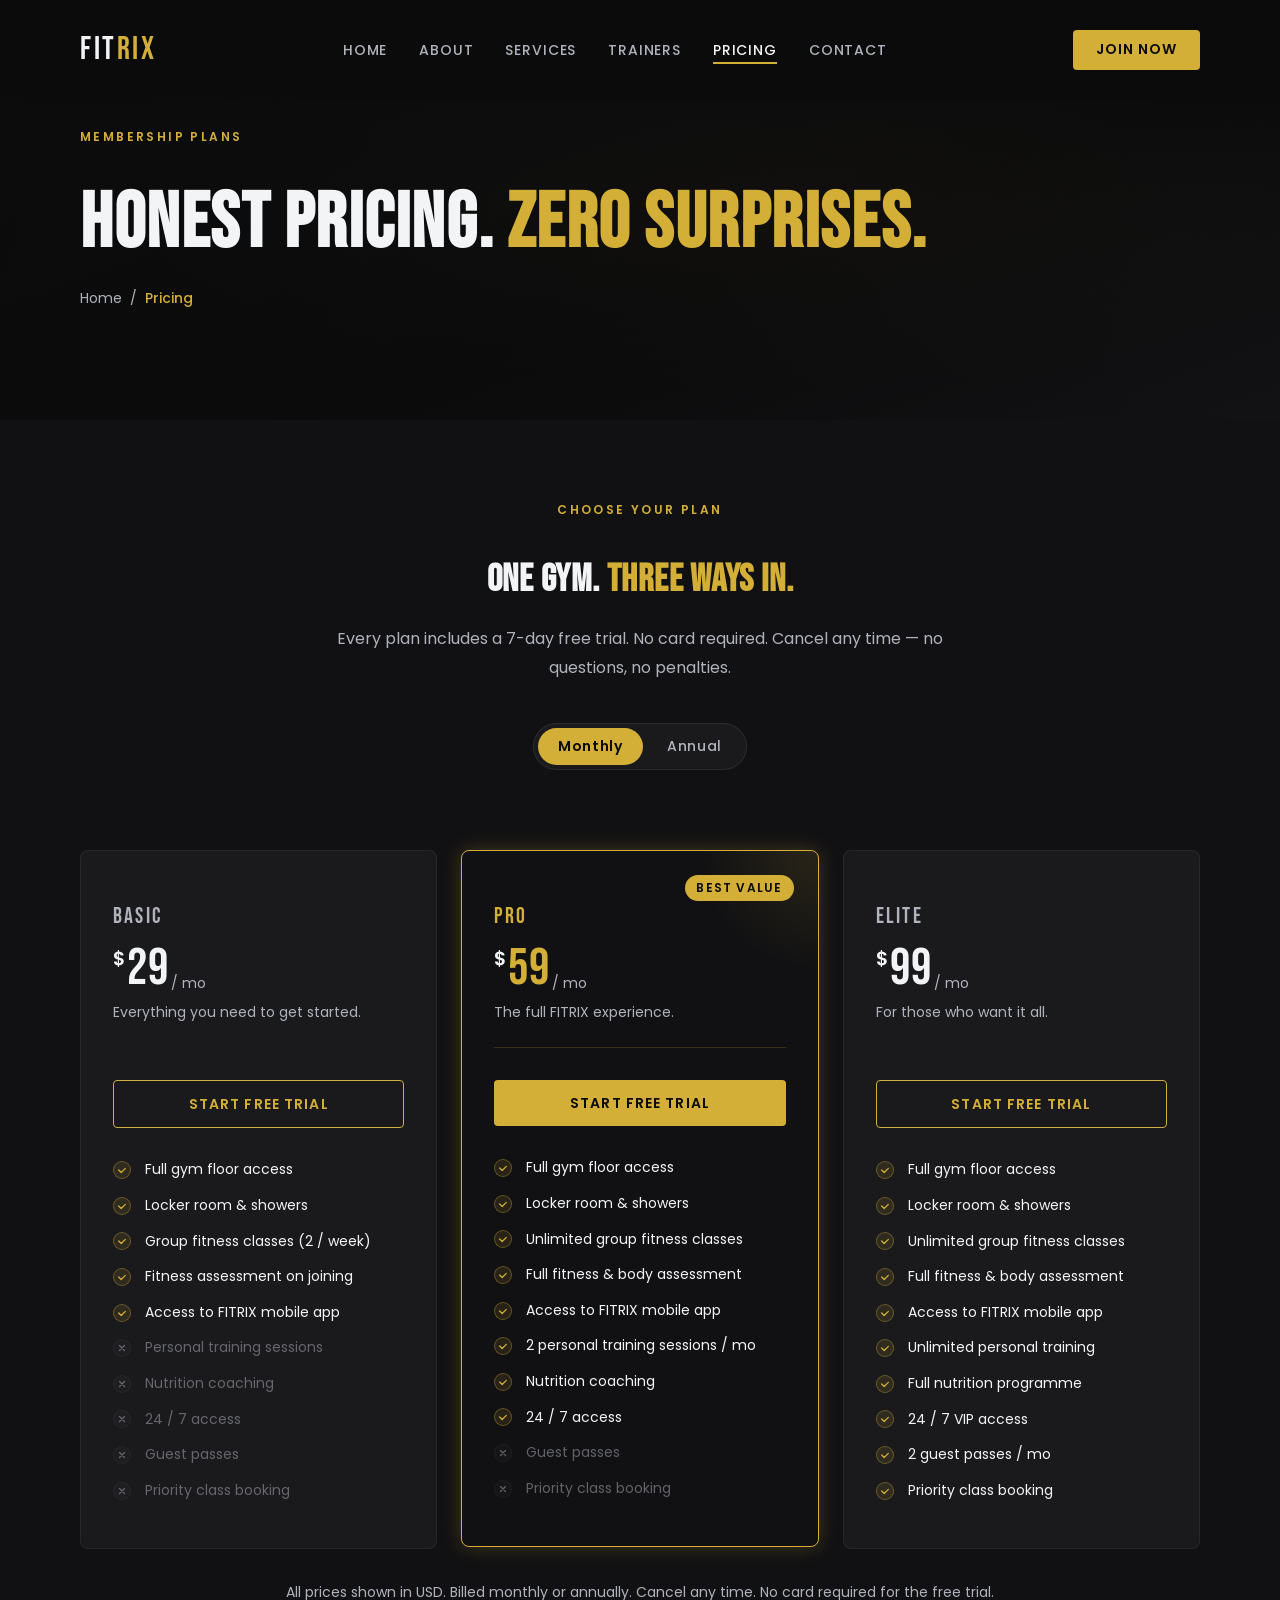
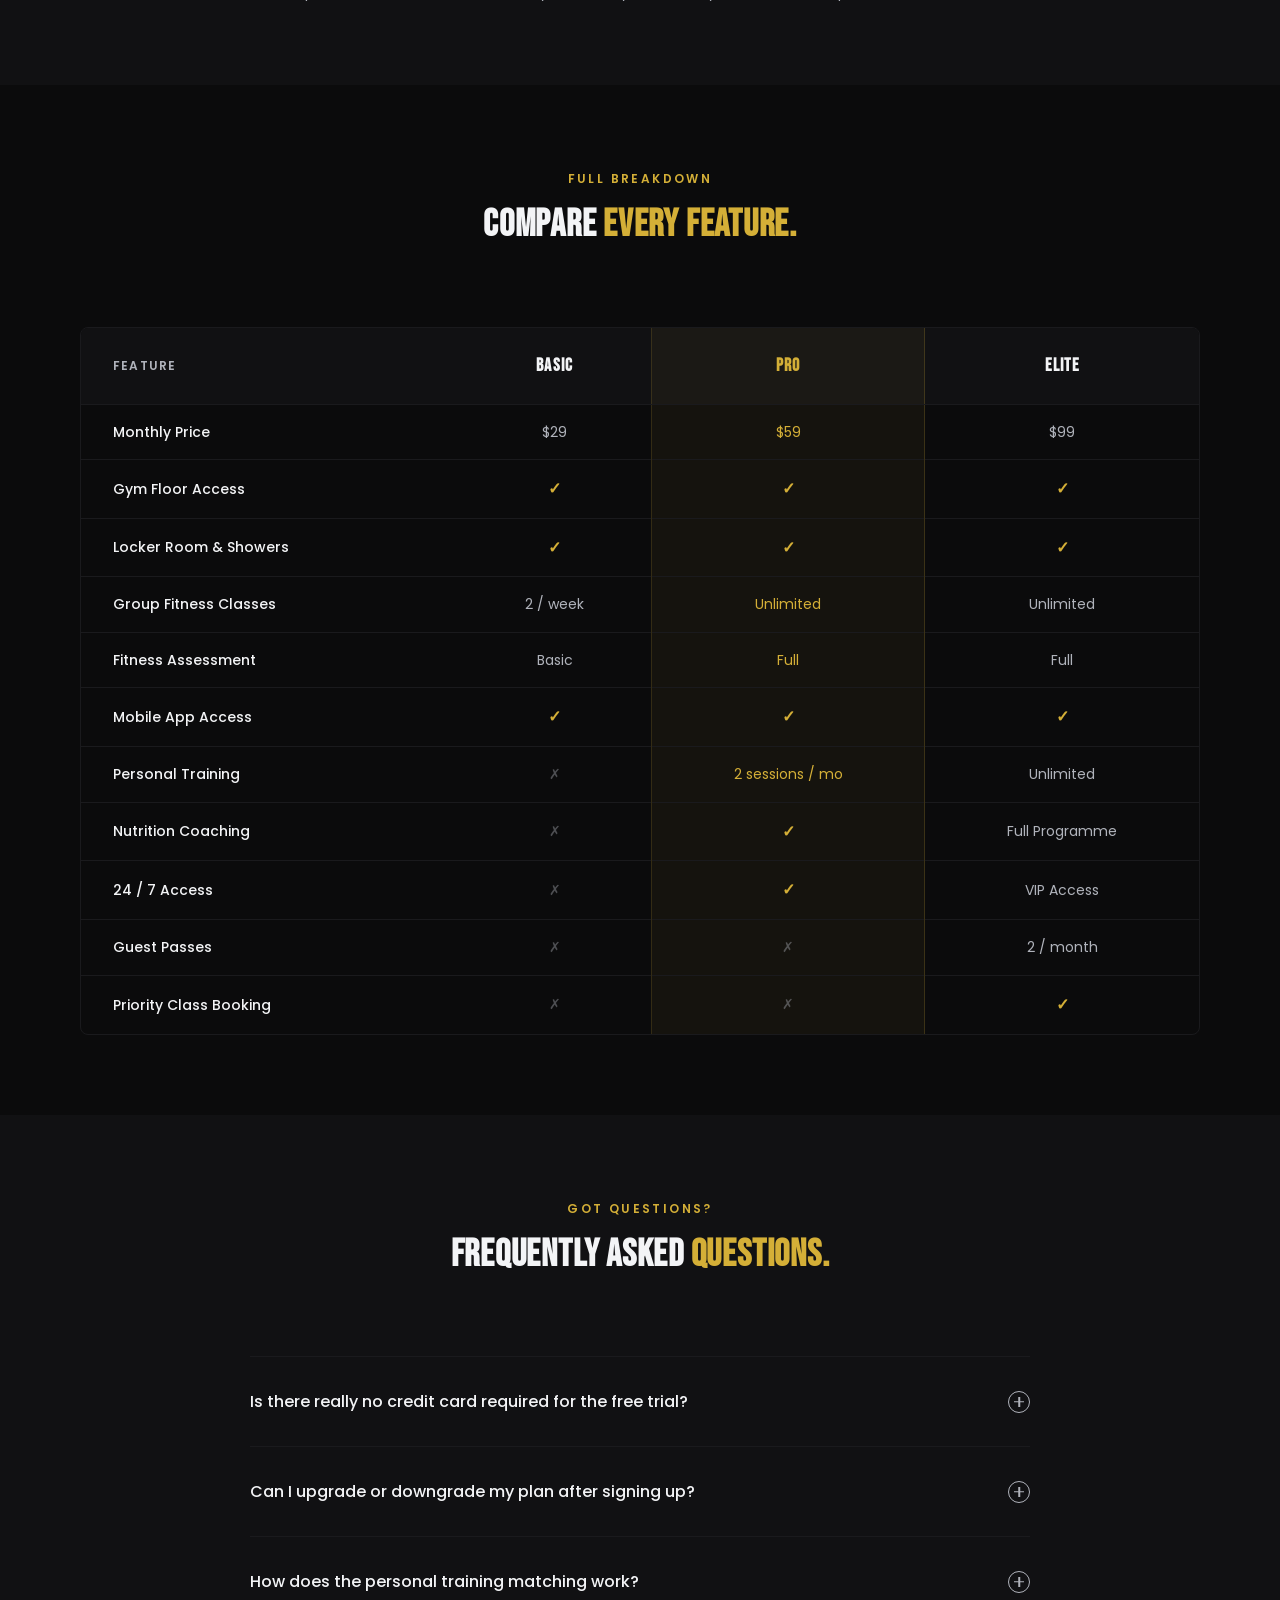
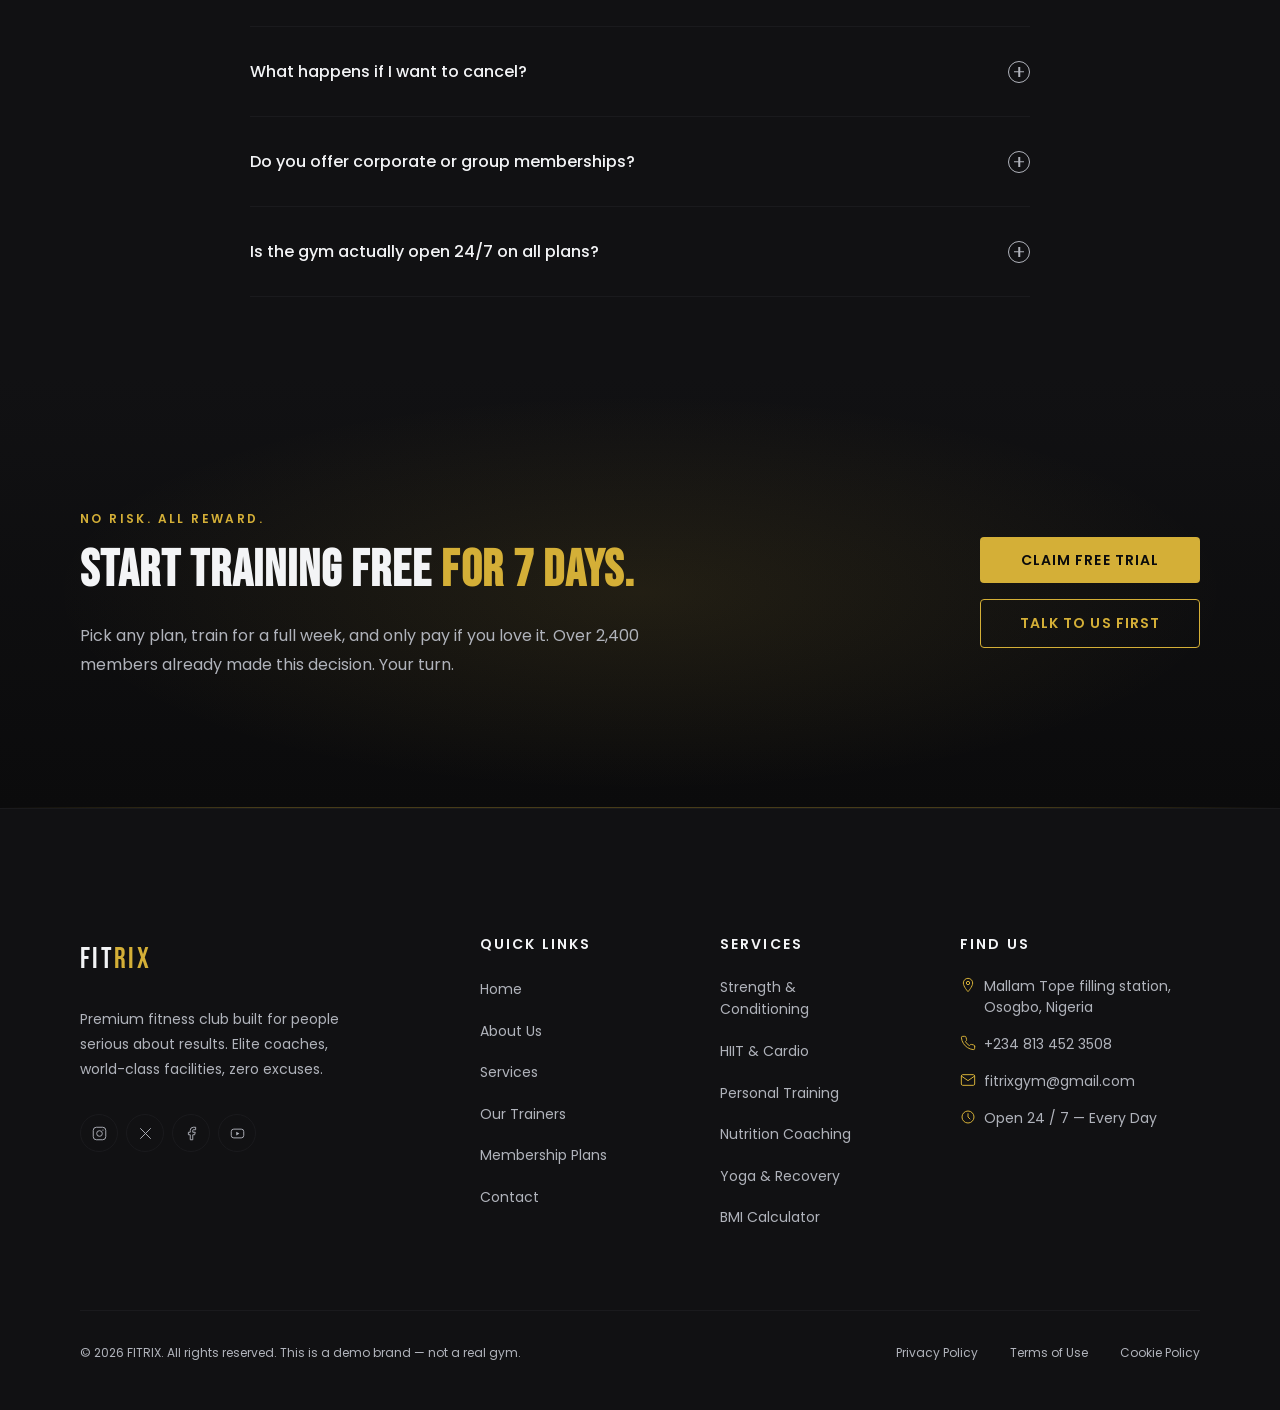
<file: pricing.html>
<!DOCTYPE html>
<html lang="en">

<head>
  <meta charset="UTF-8" />
  <meta name="viewport" content="width=device-width, initial-scale=1.0" />
  <meta name="description" content="FITRIX Membership Plans — Simple, honest pricing with no hidden fees. Basic, Pro and Elite tiers." />
  <title>Pricing — FITRIX</title>

  <!-- Google Fonts -->
  <link rel="preconnect" href="https://fonts.googleapis.com" />
  <link rel="preconnect" href="https://fonts.gstatic.com" crossorigin />
  <link href="https://fonts.googleapis.com/css2?family=Bebas+Neue&family=Poppins:wght@300;400;500;600;700&display=swap" rel="stylesheet" />

  <!-- Stylesheets -->
  <link rel="stylesheet" href="css/style.css" />
  <link rel="stylesheet" href="css/animations.css" />
  <link rel="stylesheet" href="css/responsive.css" />
</head>

<body>

  <!-- ============================================================
       NAVBAR — .active on Pricing
       ============================================================ -->

  <header>
    <nav class="navbar" id="navbar" role="navigation" aria-label="Main navigation">
      <div class="container">

        <a href="index.html" class="navbar__logo" aria-label="FITRIX Home">
          FIT<span>RIX</span>
        </a>

        <ul class="navbar__links" role="list">
          <li><a href="index.html">Home</a></li>
          <li><a href="about.html">About</a></li>
          <li><a href="services.html">Services</a></li>
          <li><a href="trainers.html">Trainers</a></li>
          <li><a href="pricing.html" class="active">Pricing</a></li>
          <li><a href="contact.html">Contact</a></li>
        </ul>

        <a href="pricing.html" class="navbar__cta">Join Now</a>

        <button
          class="navbar__hamburger"
          id="hamburger"
          aria-label="Toggle menu"
          aria-expanded="false"
          aria-controls="mobileMenu"
        >
          <span></span>
          <span></span>
          <span></span>
        </button>

      </div>

      <div class="navbar__mobile" id="mobileMenu" role="menu">
        <a href="index.html" role="menuitem">Home</a>
        <a href="about.html" role="menuitem">About</a>
        <a href="services.html" role="menuitem">Services</a>
        <a href="trainers.html" role="menuitem">Trainers</a>
        <a href="pricing.html" role="menuitem">Pricing</a>
        <a href="contact.html" role="menuitem">Contact</a>
        <a href="pricing.html" class="navbar__cta" role="menuitem">Join Now</a>
      </div>
    </nav>
  </header>


  <!-- ============================================================
       PAGE HERO
       ============================================================ -->

  <section class="page-hero" aria-labelledby="pricing-hero-heading">
    <div class="page-hero__bg" aria-hidden="true"></div>
    <div class="page-hero__overlay" aria-hidden="true"></div>
    <div class="container">
      <div class="page-hero__content">
        <span class="section-label anim-fade-up">Membership Plans</span>
        <h1 class="page-hero__heading anim-fade-up" id="pricing-hero-heading">
          Honest Pricing. <span class="text-gold">Zero Surprises.</span>
        </h1>
        <nav class="page-hero__breadcrumb anim-fade-up" aria-label="Breadcrumb">
          <a href="index.html">Home</a>
          <span aria-hidden="true">/</span>
          <span aria-current="page">Pricing</span>
        </nav>
      </div>
    </div>
  </section>


  <!-- ============================================================
       PRICING TIERS
       3 cards — Basic, Pro (featured), Elite
       ============================================================ -->

  <section class="pricing-full section" id="plans" aria-labelledby="plans-heading">
    <div class="container">

      <div class="pricing-full__header anim-fade-up">
        <span class="section-label">Choose Your Plan</span>
        <h2 id="plans-heading">
          One Gym. <span class="text-gold">Three Ways In.</span>
        </h2>
        <p class="pricing-full__intro">
          Every plan includes a 7-day free trial. No card required.
          Cancel any time — no questions, no penalties.
        </p>

        <!-- Monthly / Annual toggle -->
        <div class="pricing-toggle" role="group" aria-label="Billing period">
          <button class="pricing-toggle__btn active" id="monthlyBtn" aria-pressed="true">Monthly</button>
          <button class="pricing-toggle__btn" id="annualBtn" aria-pressed="false">
            Annual <span class="pricing-toggle__save">Save 20%</span>
          </button>
        </div>
      </div>

      <!-- Cards -->
      <div class="pricing-full__grid anim-stagger">

        <!-- Basic -->
        <article class="pricing-card-full anim-fade-up" aria-label="Basic plan">
          <div class="pricing-card-full__header">
            <span class="pricing-card-full__tier">Basic</span>
            <div class="pricing-card-full__price">
              <span class="pricing-card-full__currency">$</span>
              <span class="pricing-card-full__amount" data-monthly="29" data-annual="23">29</span>
              <span class="pricing-card-full__period">/ mo</span>
            </div>
            <p class="pricing-card-full__tagline">Everything you need to get started.</p>
          </div>

          <a href="contact.html" class="btn btn-outline pricing-card-full__cta">Start Free Trial</a>

          <ul class="pricing-card-full__features" role="list">
            <li class="pcf-feature pcf-feature--yes">Full gym floor access</li>
            <li class="pcf-feature pcf-feature--yes">Locker room &amp; showers</li>
            <li class="pcf-feature pcf-feature--yes">Group fitness classes (2 / week)</li>
            <li class="pcf-feature pcf-feature--yes">Fitness assessment on joining</li>
            <li class="pcf-feature pcf-feature--yes">Access to FITRIX mobile app</li>
            <li class="pcf-feature pcf-feature--no">Personal training sessions</li>
            <li class="pcf-feature pcf-feature--no">Nutrition coaching</li>
            <li class="pcf-feature pcf-feature--no">24 / 7 access</li>
            <li class="pcf-feature pcf-feature--no">Guest passes</li>
            <li class="pcf-feature pcf-feature--no">Priority class booking</li>
          </ul>
        </article>


        <!-- Pro — featured -->
        <article class="pricing-card-full pricing-card-full--featured anim-fade-up" aria-label="Pro plan — best value">
          <div class="pricing-card-full__badge">Best Value</div>

          <div class="pricing-card-full__header">
            <span class="pricing-card-full__tier">Pro</span>
            <div class="pricing-card-full__price">
              <span class="pricing-card-full__currency">$</span>
              <span class="pricing-card-full__amount" data-monthly="59" data-annual="47">59</span>
              <span class="pricing-card-full__period">/ mo</span>
            </div>
            <p class="pricing-card-full__tagline">The full FITRIX experience.</p>
          </div>

          <a href="contact.html" class="btn btn-primary pricing-card-full__cta">Start Free Trial</a>

          <ul class="pricing-card-full__features" role="list">
            <li class="pcf-feature pcf-feature--yes">Full gym floor access</li>
            <li class="pcf-feature pcf-feature--yes">Locker room &amp; showers</li>
            <li class="pcf-feature pcf-feature--yes">Unlimited group fitness classes</li>
            <li class="pcf-feature pcf-feature--yes">Full fitness &amp; body assessment</li>
            <li class="pcf-feature pcf-feature--yes">Access to FITRIX mobile app</li>
            <li class="pcf-feature pcf-feature--yes">2 personal training sessions / mo</li>
            <li class="pcf-feature pcf-feature--yes">Nutrition coaching</li>
            <li class="pcf-feature pcf-feature--yes">24 / 7 access</li>
            <li class="pcf-feature pcf-feature--no">Guest passes</li>
            <li class="pcf-feature pcf-feature--no">Priority class booking</li>
          </ul>
        </article>


        <!-- Elite -->
        <article class="pricing-card-full anim-fade-up" aria-label="Elite plan">
          <div class="pricing-card-full__header">
            <span class="pricing-card-full__tier">Elite</span>
            <div class="pricing-card-full__price">
              <span class="pricing-card-full__currency">$</span>
              <span class="pricing-card-full__amount" data-monthly="99" data-annual="79">99</span>
              <span class="pricing-card-full__period">/ mo</span>
            </div>
            <p class="pricing-card-full__tagline">For those who want it all.</p>
          </div>

          <a href="contact.html" class="btn btn-outline pricing-card-full__cta">Start Free Trial</a>

          <ul class="pricing-card-full__features" role="list">
            <li class="pcf-feature pcf-feature--yes">Full gym floor access</li>
            <li class="pcf-feature pcf-feature--yes">Locker room &amp; showers</li>
            <li class="pcf-feature pcf-feature--yes">Unlimited group fitness classes</li>
            <li class="pcf-feature pcf-feature--yes">Full fitness &amp; body assessment</li>
            <li class="pcf-feature pcf-feature--yes">Access to FITRIX mobile app</li>
            <li class="pcf-feature pcf-feature--yes">Unlimited personal training</li>
            <li class="pcf-feature pcf-feature--yes">Full nutrition programme</li>
            <li class="pcf-feature pcf-feature--yes">24 / 7 VIP access</li>
            <li class="pcf-feature pcf-feature--yes">2 guest passes / mo</li>
            <li class="pcf-feature pcf-feature--yes">Priority class booking</li>
          </ul>
        </article>

      </div><!-- /.pricing-full__grid -->

      <!-- Trust note below cards -->
      <p class="pricing-full__note anim-fade-up">
        All prices shown in USD. Billed monthly or annually. Cancel any time.
        No card required for the free trial.
      </p>

    </div><!-- /.container -->
  </section>


  <!-- ============================================================
       COMPARISON TABLE
       All features side by side for easy scanning
       ============================================================ -->

  <section class="comparison section" id="compare" aria-labelledby="compare-heading">
    <div class="container">

      <div class="comparison__header anim-fade-up">
        <span class="section-label">Full Breakdown</span>
        <h2 id="compare-heading">
          Compare <span class="text-gold">Every Feature.</span>
        </h2>
      </div>

      <div class="comparison__wrap anim-fade-up">
        <table class="comparison-table" role="table" aria-label="Plan feature comparison">
          <thead>
            <tr>
              <th scope="col" class="comparison-table__feature-col">Feature</th>
              <th scope="col">Basic</th>
              <th scope="col" class="comparison-table__featured-col">Pro</th>
              <th scope="col">Elite</th>
            </tr>
          </thead>
          <tbody>
            <tr>
              <td>Monthly Price</td>
              <td>$29</td>
              <td class="comparison-table__featured-col">$59</td>
              <td>$99</td>
            </tr>
            <tr>
              <td>Gym Floor Access</td>
              <td><span class="ct-yes" aria-label="Included">&#10003;</span></td>
              <td class="comparison-table__featured-col"><span class="ct-yes" aria-label="Included">&#10003;</span></td>
              <td><span class="ct-yes" aria-label="Included">&#10003;</span></td>
            </tr>
            <tr>
              <td>Locker Room &amp; Showers</td>
              <td><span class="ct-yes" aria-label="Included">&#10003;</span></td>
              <td class="comparison-table__featured-col"><span class="ct-yes" aria-label="Included">&#10003;</span></td>
              <td><span class="ct-yes" aria-label="Included">&#10003;</span></td>
            </tr>
            <tr>
              <td>Group Fitness Classes</td>
              <td>2 / week</td>
              <td class="comparison-table__featured-col">Unlimited</td>
              <td>Unlimited</td>
            </tr>
            <tr>
              <td>Fitness Assessment</td>
              <td>Basic</td>
              <td class="comparison-table__featured-col">Full</td>
              <td>Full</td>
            </tr>
            <tr>
              <td>Mobile App Access</td>
              <td><span class="ct-yes" aria-label="Included">&#10003;</span></td>
              <td class="comparison-table__featured-col"><span class="ct-yes" aria-label="Included">&#10003;</span></td>
              <td><span class="ct-yes" aria-label="Included">&#10003;</span></td>
            </tr>
            <tr>
              <td>Personal Training</td>
              <td><span class="ct-no" aria-label="Not included">&#10007;</span></td>
              <td class="comparison-table__featured-col">2 sessions / mo</td>
              <td>Unlimited</td>
            </tr>
            <tr>
              <td>Nutrition Coaching</td>
              <td><span class="ct-no" aria-label="Not included">&#10007;</span></td>
              <td class="comparison-table__featured-col"><span class="ct-yes" aria-label="Included">&#10003;</span></td>
              <td>Full Programme</td>
            </tr>
            <tr>
              <td>24 / 7 Access</td>
              <td><span class="ct-no" aria-label="Not included">&#10007;</span></td>
              <td class="comparison-table__featured-col"><span class="ct-yes" aria-label="Included">&#10003;</span></td>
              <td>VIP Access</td>
            </tr>
            <tr>
              <td>Guest Passes</td>
              <td><span class="ct-no" aria-label="Not included">&#10007;</span></td>
              <td class="comparison-table__featured-col"><span class="ct-no" aria-label="Not included">&#10007;</span></td>
              <td>2 / month</td>
            </tr>
            <tr>
              <td>Priority Class Booking</td>
              <td><span class="ct-no" aria-label="Not included">&#10007;</span></td>
              <td class="comparison-table__featured-col"><span class="ct-no" aria-label="Not included">&#10007;</span></td>
              <td><span class="ct-yes" aria-label="Included">&#10003;</span></td>
            </tr>
          </tbody>
        </table>
      </div>

    </div>
  </section>


  <!-- ============================================================
       FAQ ACCORDION
       ============================================================ -->

  <section class="faq section" id="faq" aria-labelledby="faq-heading">
    <div class="container">

      <div class="faq__header anim-fade-up">
        <span class="section-label">Got Questions?</span>
        <h2 id="faq-heading">
          Frequently Asked <span class="text-gold">Questions.</span>
        </h2>
      </div>

      <div class="faq__list anim-fade-up" id="faqList">

        <div class="faq-item">
          <button class="faq-item__question" aria-expanded="false" aria-controls="faq1">
            Is there really no credit card required for the free trial?
            <span class="faq-item__icon" aria-hidden="true"></span>
          </button>
          <div class="faq-item__answer" id="faq1" role="region" hidden>
            <p>Correct — no card, no commitment. Sign up, train for 7 days completely free, and only then decide if FITRIX is right for you. If it's not, you walk away with zero charge.</p>
          </div>
        </div>

        <div class="faq-item">
          <button class="faq-item__question" aria-expanded="false" aria-controls="faq2">
            Can I upgrade or downgrade my plan after signing up?
            <span class="faq-item__icon" aria-hidden="true"></span>
          </button>
          <div class="faq-item__answer" id="faq2" role="region" hidden>
            <p>Yes — you can change your plan at any time. Upgrades take effect immediately. Downgrades take effect at the start of your next billing cycle. No penalties either way.</p>
          </div>
        </div>

        <div class="faq-item">
          <button class="faq-item__question" aria-expanded="false" aria-controls="faq3">
            How does the personal training matching work?
            <span class="faq-item__icon" aria-hidden="true"></span>
          </button>
          <div class="faq-item__answer" id="faq3" role="region" hidden>
            <p>After you sign up on a Pro or Elite plan, our team matches you with a coach based on your goals, schedule, and personality preferences. You can also request a specific trainer if you already have one in mind.</p>
          </div>
        </div>

        <div class="faq-item">
          <button class="faq-item__question" aria-expanded="false" aria-controls="faq4">
            What happens if I want to cancel?
            <span class="faq-item__icon" aria-hidden="true"></span>
          </button>
          <div class="faq-item__answer" id="faq4" role="region" hidden>
            <p>Cancel any time from your account dashboard or by contacting us. Monthly plans end at the next billing date. Annual plans are refunded on a pro-rated basis. No cancellation fees.</p>
          </div>
        </div>

        <div class="faq-item">
          <button class="faq-item__question" aria-expanded="false" aria-controls="faq5">
            Do you offer corporate or group memberships?
            <span class="faq-item__icon" aria-hidden="true"></span>
          </button>
          <div class="faq-item__answer" id="faq5" role="region" hidden>
            <p>Yes — we offer custom corporate packages for teams of 5 or more. Get in touch via the contact page and we'll put together a tailored proposal for your organisation within 48 hours.</p>
          </div>
        </div>

        <div class="faq-item">
          <button class="faq-item__question" aria-expanded="false" aria-controls="faq6">
            Is the gym actually open 24/7 on all plans?
            <span class="faq-item__icon" aria-hidden="true"></span>
          </button>
          <div class="faq-item__answer" id="faq6" role="region" hidden>
            <p>24/7 access is available on Pro and Elite plans. Basic members have access during staffed hours — 5am to 11pm, 7 days a week. All plans get full access during peak hours.</p>
          </div>
        </div>

      </div><!-- /.faq__list -->

    </div>
  </section>


  <!-- ============================================================
       CTA BANNER
       ============================================================ -->

  <section class="cta-banner" aria-labelledby="pricing-cta-heading">
    <div class="cta-banner__bg" aria-hidden="true"></div>
    <div class="container">
      <div class="cta-banner__inner anim-fade-up">
        <div class="cta-banner__text">
          <span class="section-label">No Risk. All Reward.</span>
          <h2 class="cta-banner__heading" id="pricing-cta-heading">
            Start Training Free <span class="text-gold">For 7 Days.</span>
          </h2>
          <p class="cta-banner__sub">
            Pick any plan, train for a full week, and only pay if you love it.
            Over 2,400 members already made this decision. Your turn.
          </p>
        </div>
        <div class="cta-banner__actions">
          <a href="contact.html" class="btn btn-primary">Claim Free Trial</a>
          <a href="contact.html" class="btn btn-outline">Talk To Us First</a>
        </div>
      </div>
    </div>
  </section>


  <!-- ============================================================
       FOOTER — identical across all pages
       ============================================================ -->

  <footer class="footer" role="contentinfo">
    <div class="container">
      <div class="footer__top">

        <div class="footer__brand">
          <a href="index.html" class="footer__logo" aria-label="FITRIX Home">FIT<span>RIX</span></a>
          <p class="footer__brand-text">Premium fitness club built for people serious about results. Elite coaches, world-class facilities, zero excuses.</p>
          <div class="footer__socials" aria-label="FITRIX on social media">
            <a href="#" class="footer-social" aria-label="Instagram"><svg viewBox="0 0 24 24" fill="none" xmlns="http://www.w3.org/2000/svg"><rect x="2" y="2" width="20" height="20" rx="5" stroke="currentColor" stroke-width="1.5"/><circle cx="12" cy="12" r="4.5" stroke="currentColor" stroke-width="1.5"/><circle cx="17.5" cy="6.5" r="1" fill="currentColor"/></svg></a>
            <a href="#" class="footer-social" aria-label="Twitter / X"><svg viewBox="0 0 24 24" fill="none" xmlns="http://www.w3.org/2000/svg"><path d="M4 4l16 16M4 20L20 4" stroke="currentColor" stroke-width="1.5" stroke-linecap="round"/></svg></a>
            <a href="#" class="footer-social" aria-label="Facebook"><svg viewBox="0 0 24 24" fill="none" xmlns="http://www.w3.org/2000/svg"><path d="M18 2h-3a5 5 0 00-5 5v3H7v4h3v8h4v-8h3l1-4h-4V7a1 1 0 011-1h3z" stroke="currentColor" stroke-width="1.5" stroke-linecap="round" stroke-linejoin="round"/></svg></a>
            <a href="#" class="footer-social" aria-label="YouTube"><svg viewBox="0 0 24 24" fill="none" xmlns="http://www.w3.org/2000/svg"><rect x="2" y="5" width="20" height="14" rx="4" stroke="currentColor" stroke-width="1.5"/><path d="M10 9l5 3-5 3V9z" fill="currentColor"/></svg></a>
          </div>
        </div>

        <nav class="footer__nav" aria-label="Quick Links">
          <h3 class="footer__nav-heading">Quick Links</h3>
          <ul role="list">
            <li><a href="index.html">Home</a></li>
            <li><a href="about.html">About Us</a></li>
            <li><a href="services.html">Services</a></li>
            <li><a href="trainers.html">Our Trainers</a></li>
            <li><a href="pricing.html">Membership Plans</a></li>
            <li><a href="contact.html">Contact</a></li>
          </ul>
        </nav>

        <nav class="footer__nav" aria-label="Services">
          <h3 class="footer__nav-heading">Services</h3>
          <ul role="list">
            <li><a href="services.html#strength">Strength &amp; Conditioning</a></li>
            <li><a href="services.html#hiit">HIIT &amp; Cardio</a></li>
            <li><a href="services.html#personal">Personal Training</a></li>
            <li><a href="services.html#nutrition">Nutrition Coaching</a></li>
            <li><a href="services.html#yoga">Yoga &amp; Recovery</a></li>
            <li><a href="contact.html">BMI Calculator</a></li>
          </ul>
        </nav>

        <div class="footer__contact">
          <h3 class="footer__nav-heading">Find Us</h3>
          <ul role="list">
            <li><span class="footer__contact-icon" aria-hidden="true"><svg viewBox="0 0 24 24" fill="none" xmlns="http://www.w3.org/2000/svg"><path d="M12 2C8.13 2 5 5.13 5 9c0 5.25 7 13 7 13s7-7.75 7-13c0-3.87-3.13-7-7-7z" stroke="currentColor" stroke-width="1.5"/><circle cx="12" cy="9" r="2.5" stroke="currentColor" stroke-width="1.5"/></svg></span><span>Mallam Tope filling station, Osogbo, Nigeria</span></li>
            <li><span class="footer__contact-icon" aria-hidden="true"><svg viewBox="0 0 24 24" fill="none" xmlns="http://www.w3.org/2000/svg"><path d="M22 16.92v3a2 2 0 01-2.18 2 19.79 19.79 0 01-8.63-3.07 19.5 19.5 0 01-6-6A19.79 19.79 0 012.12 4.18 2 2 0 014.11 2h3a2 2 0 012 1.72c.127.96.361 1.903.7 2.81a2 2 0 01-.45 2.11L8.09 9.91a16 16 0 006 6l1.27-1.27a2 2 0 012.11-.45c.907.339 1.85.573 2.81.7A2 2 0 0122 16.92z" stroke="currentColor" stroke-width="1.5" stroke-linecap="round" stroke-linejoin="round"/></svg></span><span>+234 813 452 3508</span></li>
            <li><span class="footer__contact-icon" aria-hidden="true"><svg viewBox="0 0 24 24" fill="none" xmlns="http://www.w3.org/2000/svg"><path d="M4 4h16c1.1 0 2 .9 2 2v12c0 1.1-.9 2-2 2H4c-1.1 0-2-.9-2-2V6c0-1.1.9-2 2-2z" stroke="currentColor" stroke-width="1.5"/><path d="M22 6l-10 7L2 6" stroke="currentColor" stroke-width="1.5" stroke-linecap="round"/></svg></span><span>fitrixgym@gmail.com</span></li>
            <li><span class="footer__contact-icon" aria-hidden="true"><svg viewBox="0 0 24 24" fill="none" xmlns="http://www.w3.org/2000/svg"><circle cx="12" cy="12" r="9" stroke="currentColor" stroke-width="1.5"/><path d="M12 7v5l3 3" stroke="currentColor" stroke-width="1.5" stroke-linecap="round"/></svg></span><span>Open 24 / 7 — Every Day</span></li>
          </ul>
        </div>

      </div>
      <div class="footer__divider" aria-hidden="true"></div>
      <div class="footer__bottom">
        <p class="footer__copy">&copy; <span id="footerYear"></span> FITRIX. All rights reserved. This is a demo brand — not a real gym.</p>
        <div class="footer__legal">
          <a href="#">Privacy Policy</a>
          <a href="#">Terms of Use</a>
          <a href="#">Cookie Policy</a>
        </div>
      </div>
    </div>
  </footer>


  <!-- Scripts -->
  <script src="js/main.js"></script>
  <script src="js/animations.js"></script>

</body>
</html>
</file>
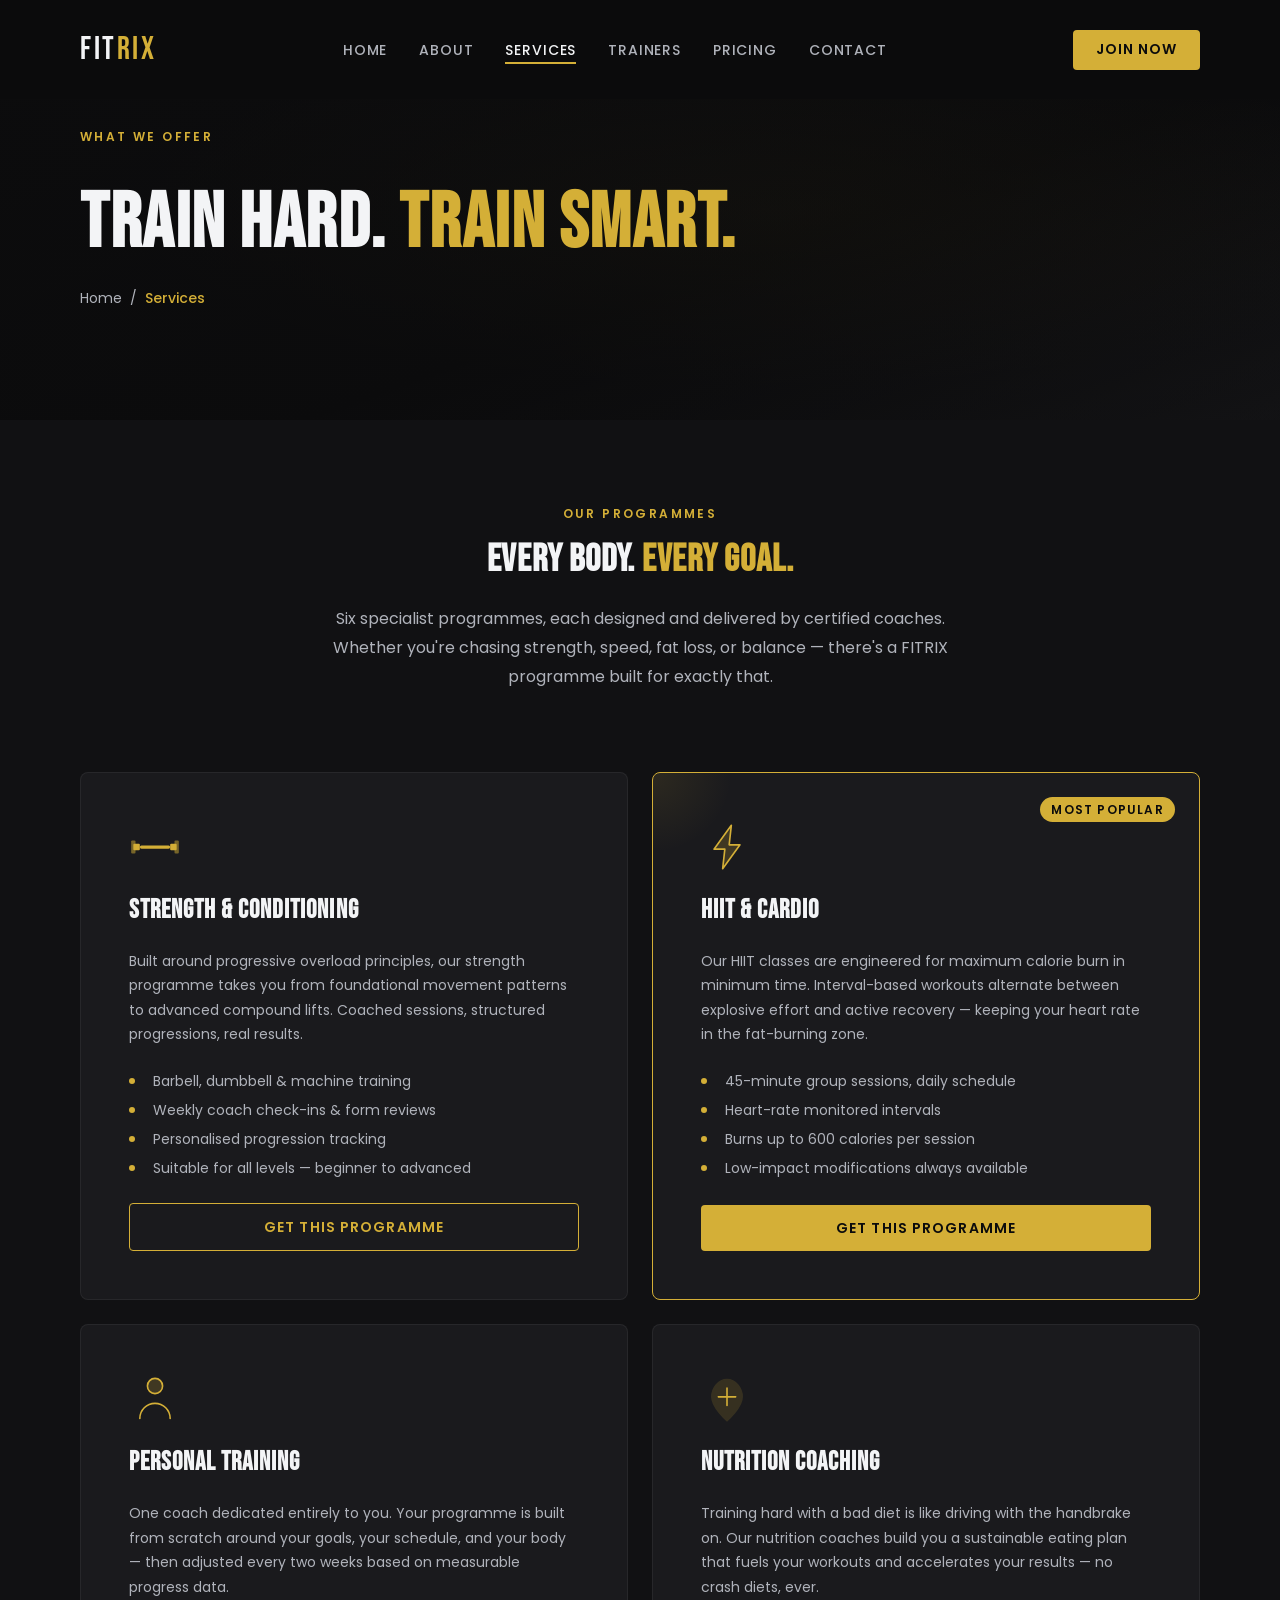
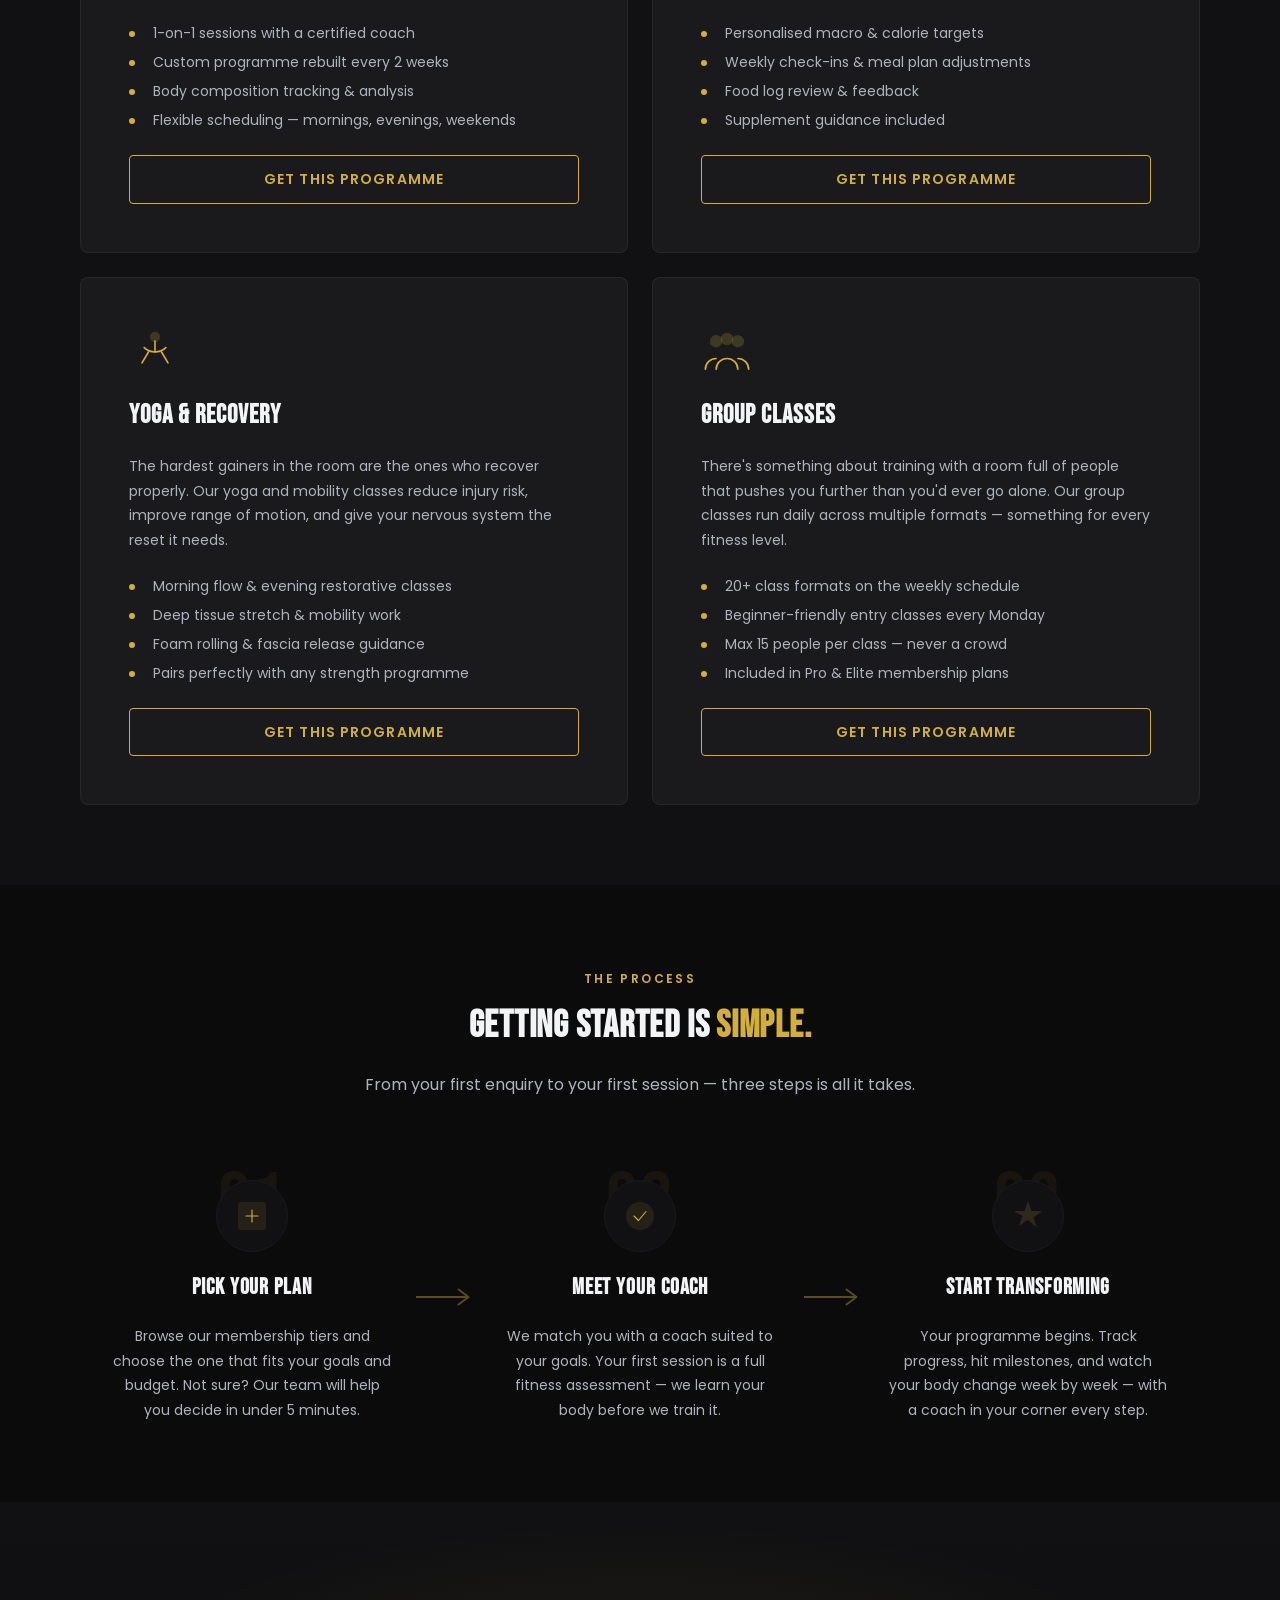
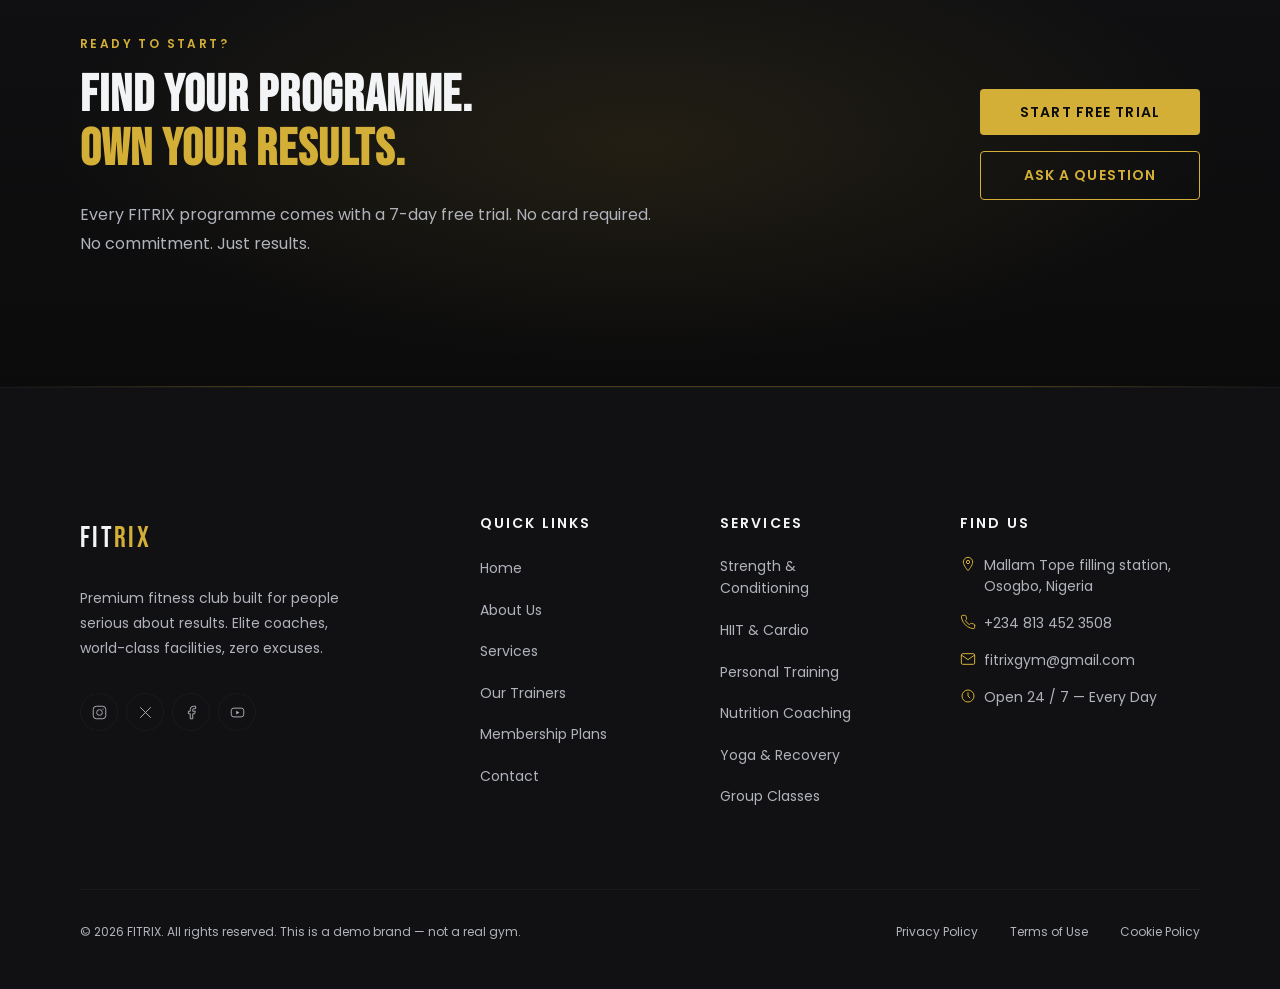
<file: services.html>
<!DOCTYPE html>
<html lang="en">

<head>
  <meta charset="UTF-8" />
  <meta name="viewport" content="width=device-width, initial-scale=1.0" />
  <meta name="description" content="FITRIX Services — Strength, HIIT, Personal Training, Nutrition, Yoga and more." />
  <title>Services — FITRIX</title>

  <!-- Google Fonts -->
  <link rel="preconnect" href="https://fonts.googleapis.com" />
  <link rel="preconnect" href="https://fonts.gstatic.com" crossorigin />
  <link href="https://fonts.googleapis.com/css2?family=Bebas+Neue&family=Poppins:wght@300;400;500;600;700&display=swap" rel="stylesheet" />

  <!-- Stylesheets -->
  <link rel="stylesheet" href="css/style.css" />
  <link rel="stylesheet" href="css/animations.css" />
  <link rel="stylesheet" href="css/responsive.css" />
</head>

<body>

  <!-- ============================================================
       NAVBAR — .active on Services
       ============================================================ -->

  <header>
    <nav class="navbar" id="navbar" role="navigation" aria-label="Main navigation">
      <div class="container">

        <a href="index.html" class="navbar__logo" aria-label="FITRIX Home">
          FIT<span>RIX</span>
        </a>

        <ul class="navbar__links" role="list">
          <li><a href="index.html">Home</a></li>
          <li><a href="about.html">About</a></li>
          <li><a href="services.html" class="active">Services</a></li>
          <li><a href="trainers.html">Trainers</a></li>
          <li><a href="pricing.html">Pricing</a></li>
          <li><a href="contact.html">Contact</a></li>
        </ul>

        <a href="pricing.html" class="navbar__cta">Join Now</a>

        <button
          class="navbar__hamburger"
          id="hamburger"
          aria-label="Toggle menu"
          aria-expanded="false"
          aria-controls="mobileMenu"
        >
          <span></span>
          <span></span>
          <span></span>
        </button>

      </div>

      <div class="navbar__mobile" id="mobileMenu" role="menu">
        <a href="index.html" role="menuitem">Home</a>
        <a href="about.html" role="menuitem">About</a>
        <a href="services.html" role="menuitem">Services</a>
        <a href="trainers.html" role="menuitem">Trainers</a>
        <a href="pricing.html" role="menuitem">Pricing</a>
        <a href="contact.html" role="menuitem">Contact</a>
        <a href="pricing.html" class="navbar__cta" role="menuitem">Join Now</a>
      </div>
    </nav>
  </header>


  <!-- ============================================================
       PAGE HERO — reuses .page-hero from style.css
       ============================================================ -->

  <section class="page-hero" aria-labelledby="services-hero-heading">
    <div class="page-hero__bg" aria-hidden="true"></div>
    <div class="page-hero__overlay" aria-hidden="true"></div>
    <div class="container">
      <div class="page-hero__content">
        <span class="section-label anim-fade-up">What We Offer</span>
        <h1 class="page-hero__heading anim-fade-up" id="services-hero-heading">
          Train Hard. <span class="text-gold">Train Smart.</span>
        </h1>
        <nav class="page-hero__breadcrumb anim-fade-up" aria-label="Breadcrumb">
          <a href="index.html">Home</a>
          <span aria-hidden="true">/</span>
          <span aria-current="page">Services</span>
        </nav>
      </div>
    </div>
  </section>


  <!-- ============================================================
       SERVICES GRID
       6 full service cards — each with icon, description, benefits
       ============================================================ -->

  <section class="services-full section" id="services" aria-labelledby="services-grid-heading">
    <div class="container">

      <div class="services-full__header anim-fade-up">
        <span class="section-label">Our Programmes</span>
        <h2 id="services-grid-heading">
          Every Body. <span class="text-gold">Every Goal.</span>
        </h2>
        <p class="services-full__intro">
          Six specialist programmes, each designed and delivered by certified coaches.
          Whether you're chasing strength, speed, fat loss, or balance —
          there's a FITRIX programme built for exactly that.
        </p>
      </div>

      <!-- Services grid — 2 columns, 3 rows -->
      <div class="services-full__grid anim-stagger">

        <!-- Service 1 — Strength & Conditioning -->
        <article class="svc-card anim-fade-up" id="strength">
          <div class="svc-card__icon" aria-hidden="true">
            <svg viewBox="0 0 48 48" fill="none" xmlns="http://www.w3.org/2000/svg">
              <rect x="4"  y="21" width="6"  height="6" rx="1" fill="currentColor"/>
              <rect x="2"  y="18" width="4"  height="12" rx="1" fill="currentColor" opacity=".5"/>
              <rect x="38" y="21" width="6"  height="6" rx="1" fill="currentColor"/>
              <rect x="42" y="18" width="4"  height="12" rx="1" fill="currentColor" opacity=".5"/>
              <rect x="10" y="22.5" width="28" height="3" rx="1.5" fill="currentColor"/>
            </svg>
          </div>
          <div class="svc-card__body">
            <h3 class="svc-card__title">Strength &amp; Conditioning</h3>
            <p class="svc-card__text">
              Built around progressive overload principles, our strength programme
              takes you from foundational movement patterns to advanced compound
              lifts. Coached sessions, structured progressions, real results.
            </p>
            <ul class="svc-card__benefits" role="list">
              <li>Barbell, dumbbell &amp; machine training</li>
              <li>Weekly coach check-ins &amp; form reviews</li>
              <li>Personalised progression tracking</li>
              <li>Suitable for all levels — beginner to advanced</li>
            </ul>
            <a href="pricing.html" class="btn btn-outline svc-card__cta">Get This Programme</a>
          </div>
        </article>

        <!-- Service 2 — HIIT & Cardio -->
        <article class="svc-card svc-card--featured anim-fade-up" id="hiit">
          <div class="svc-card__tag">Most Popular</div>
          <div class="svc-card__icon" aria-hidden="true">
            <svg viewBox="0 0 48 48" fill="none" xmlns="http://www.w3.org/2000/svg">
              <polygon points="28,4 12,26 22,26 20,44 36,22 26,22" fill="currentColor" opacity=".2"/>
              <polygon points="28,4 12,26 22,26 20,44 36,22 26,22" stroke="currentColor" stroke-width="1.5" stroke-linejoin="round" fill="none"/>
            </svg>
          </div>
          <div class="svc-card__body">
            <h3 class="svc-card__title">HIIT &amp; Cardio</h3>
            <p class="svc-card__text">
              Our HIIT classes are engineered for maximum calorie burn in minimum
              time. Interval-based workouts alternate between explosive effort and
              active recovery — keeping your heart rate in the fat-burning zone.
            </p>
            <ul class="svc-card__benefits" role="list">
              <li>45-minute group sessions, daily schedule</li>
              <li>Heart-rate monitored intervals</li>
              <li>Burns up to 600 calories per session</li>
              <li>Low-impact modifications always available</li>
            </ul>
            <a href="pricing.html" class="btn btn-primary svc-card__cta">Get This Programme</a>
          </div>
        </article>

        <!-- Service 3 — Personal Training -->
        <article class="svc-card anim-fade-up" id="personal">
          <div class="svc-card__icon" aria-hidden="true">
            <svg viewBox="0 0 48 48" fill="none" xmlns="http://www.w3.org/2000/svg">
              <circle cx="24" cy="12" r="7" fill="currentColor" opacity=".2"/>
              <circle cx="24" cy="12" r="7" stroke="currentColor" stroke-width="1.5"/>
              <path d="M10 42c0-7.732 6.268-14 14-14s14 6.268 14 14" stroke="currentColor" stroke-width="1.5" stroke-linecap="round" fill="none"/>
            </svg>
          </div>
          <div class="svc-card__body">
            <h3 class="svc-card__title">Personal Training</h3>
            <p class="svc-card__text">
              One coach dedicated entirely to you. Your programme is built
              from scratch around your goals, your schedule, and your body —
              then adjusted every two weeks based on measurable progress data.
            </p>
            <ul class="svc-card__benefits" role="list">
              <li>1-on-1 sessions with a certified coach</li>
              <li>Custom programme rebuilt every 2 weeks</li>
              <li>Body composition tracking &amp; analysis</li>
              <li>Flexible scheduling — mornings, evenings, weekends</li>
            </ul>
            <a href="pricing.html" class="btn btn-outline svc-card__cta">Get This Programme</a>
          </div>
        </article>

        <!-- Service 4 — Nutrition Coaching -->
        <article class="svc-card anim-fade-up" id="nutrition">
          <div class="svc-card__icon" aria-hidden="true">
            <svg viewBox="0 0 48 48" fill="none" xmlns="http://www.w3.org/2000/svg">
              <path d="M24 6C16 6 10 14 10 22c0 10 14 22 14 22s14-12 14-22c0-8-6-16-14-16z" fill="currentColor" opacity=".15" stroke="currentColor" stroke-width="1.5"/>
              <path d="M24 14v16M16 22h16" stroke="currentColor" stroke-width="1.5" stroke-linecap="round"/>
            </svg>
          </div>
          <div class="svc-card__body">
            <h3 class="svc-card__title">Nutrition Coaching</h3>
            <p class="svc-card__text">
              Training hard with a bad diet is like driving with the handbrake on.
              Our nutrition coaches build you a sustainable eating plan that fuels
              your workouts and accelerates your results — no crash diets, ever.
            </p>
            <ul class="svc-card__benefits" role="list">
              <li>Personalised macro &amp; calorie targets</li>
              <li>Weekly check-ins &amp; meal plan adjustments</li>
              <li>Food log review &amp; feedback</li>
              <li>Supplement guidance included</li>
            </ul>
            <a href="pricing.html" class="btn btn-outline svc-card__cta">Get This Programme</a>
          </div>
        </article>

        <!-- Service 5 — Yoga & Recovery -->
        <article class="svc-card anim-fade-up" id="yoga">
          <div class="svc-card__icon" aria-hidden="true">
            <svg viewBox="0 0 48 48" fill="none" xmlns="http://www.w3.org/2000/svg">
              <circle cx="24" cy="10" r="4" fill="currentColor" opacity=".2" stroke="currentColor" stroke-width="1.5"/>
              <path d="M24 14v10" stroke="currentColor" stroke-width="1.5" stroke-linecap="round"/>
              <path d="M14 20c0 0 4 4 10 4s10-4 10-4" stroke="currentColor" stroke-width="1.5" stroke-linecap="round"/>
              <path d="M18 24l-6 10M30 24l6 10" stroke="currentColor" stroke-width="1.5" stroke-linecap="round"/>
            </svg>
          </div>
          <div class="svc-card__body">
            <h3 class="svc-card__title">Yoga &amp; Recovery</h3>
            <p class="svc-card__text">
              The hardest gainers in the room are the ones who recover properly.
              Our yoga and mobility classes reduce injury risk, improve range
              of motion, and give your nervous system the reset it needs.
            </p>
            <ul class="svc-card__benefits" role="list">
              <li>Morning flow &amp; evening restorative classes</li>
              <li>Deep tissue stretch &amp; mobility work</li>
              <li>Foam rolling &amp; fascia release guidance</li>
              <li>Pairs perfectly with any strength programme</li>
            </ul>
            <a href="pricing.html" class="btn btn-outline svc-card__cta">Get This Programme</a>
          </div>
        </article>

        <!-- Service 6 — Group Classes -->
        <article class="svc-card anim-fade-up" id="group">
          <div class="svc-card__icon" aria-hidden="true">
            <svg viewBox="0 0 48 48" fill="none" xmlns="http://www.w3.org/2000/svg">
              <circle cx="14" cy="14" r="5" fill="currentColor" opacity=".2" stroke="currentColor" stroke-width="1.5"/>
              <circle cx="34" cy="14" r="5" fill="currentColor" opacity=".2" stroke="currentColor" stroke-width="1.5"/>
              <circle cx="24" cy="12" r="5" fill="currentColor" opacity=".2" stroke="currentColor" stroke-width="1.5"/>
              <path d="M4 40c0-5.523 4.477-10 10-10" stroke="currentColor" stroke-width="1.5" stroke-linecap="round"/>
              <path d="M44 40c0-5.523-4.477-10-10-10" stroke="currentColor" stroke-width="1.5" stroke-linecap="round"/>
              <path d="M14 40c0-5.523 4.477-10 10-10s10 4.477 10 10" stroke="currentColor" stroke-width="1.5" stroke-linecap="round"/>
            </svg>
          </div>
          <div class="svc-card__body">
            <h3 class="svc-card__title">Group Classes</h3>
            <p class="svc-card__text">
              There's something about training with a room full of people that
              pushes you further than you'd ever go alone. Our group classes
              run daily across multiple formats — something for every fitness level.
            </p>
            <ul class="svc-card__benefits" role="list">
              <li>20+ class formats on the weekly schedule</li>
              <li>Beginner-friendly entry classes every Monday</li>
              <li>Max 15 people per class — never a crowd</li>
              <li>Included in Pro &amp; Elite membership plans</li>
            </ul>
            <a href="pricing.html" class="btn btn-outline svc-card__cta">Get This Programme</a>
          </div>
        </article>

      </div><!-- /.services-full__grid -->

    </div><!-- /.container -->
  </section>


  <!-- ============================================================
       HOW IT WORKS — 3-step process
       ============================================================ -->

  <section class="how-it-works section" id="how" aria-labelledby="how-heading">
    <div class="container">

      <div class="how-it-works__header anim-fade-up">
        <span class="section-label">The Process</span>
        <h2 id="how-heading">
          Getting Started Is <span class="text-gold">Simple.</span>
        </h2>
        <p class="how-it-works__intro">
          From your first enquiry to your first session — three steps is all it takes.
        </p>
      </div>

      <div class="how-it-works__steps anim-stagger">

        <!-- Step 1 -->
        <div class="how-step anim-fade-up">
          <div class="how-step__number" aria-hidden="true">01</div>
          <div class="how-step__icon" aria-hidden="true">
            <svg viewBox="0 0 48 48" fill="none" xmlns="http://www.w3.org/2000/svg">
              <rect x="6" y="6" width="36" height="36" rx="4" fill="currentColor" opacity=".1" stroke="currentColor" stroke-width="1.5"/>
              <path d="M16 24h16M24 16v16" stroke="currentColor" stroke-width="1.5" stroke-linecap="round"/>
            </svg>
          </div>
          <h3 class="how-step__title">Pick Your Plan</h3>
          <p class="how-step__text">
            Browse our membership tiers and choose the one that fits your goals
            and budget. Not sure? Our team will help you decide in under 5 minutes.
          </p>
        </div>

        <!-- Connector arrow -->
        <div class="how-step__connector" aria-hidden="true">
          <svg viewBox="0 0 48 24" fill="none" xmlns="http://www.w3.org/2000/svg">
            <path d="M0 12h40M34 6l8 6-8 6" stroke="currentColor" stroke-width="1.5" stroke-linecap="round" stroke-linejoin="round"/>
          </svg>
        </div>

        <!-- Step 2 -->
        <div class="how-step anim-fade-up">
          <div class="how-step__number" aria-hidden="true">02</div>
          <div class="how-step__icon" aria-hidden="true">
            <svg viewBox="0 0 48 48" fill="none" xmlns="http://www.w3.org/2000/svg">
              <circle cx="24" cy="24" r="18" fill="currentColor" opacity=".1" stroke="currentColor" stroke-width="1.5"/>
              <path d="M16 24l6 6 10-12" stroke="currentColor" stroke-width="1.5" stroke-linecap="round" stroke-linejoin="round"/>
            </svg>
          </div>
          <h3 class="how-step__title">Meet Your Coach</h3>
          <p class="how-step__text">
            We match you with a coach suited to your goals. Your first session
            is a full fitness assessment — we learn your body before we train it.
          </p>
        </div>

        <!-- Connector arrow -->
        <div class="how-step__connector" aria-hidden="true">
          <svg viewBox="0 0 48 24" fill="none" xmlns="http://www.w3.org/2000/svg">
            <path d="M0 12h40M34 6l8 6-8 6" stroke="currentColor" stroke-width="1.5" stroke-linecap="round" stroke-linejoin="round"/>
          </svg>
        </div>

        <!-- Step 3 -->
        <div class="how-step anim-fade-up">
          <div class="how-step__number" aria-hidden="true">03</div>
          <div class="how-step__icon" aria-hidden="true">
            <svg viewBox="0 0 48 48" fill="none" xmlns="http://www.w3.org/2000/svg">
              <path d="M24 6l4 12h13l-10.5 7.5 4 12L24 28l-10.5 7.5 4-12L7 18h13z" fill="currentColor" opacity=".15" stroke="currentColor" stroke-width="1.5" stroke-linejoin="round"/>
            </svg>
          </div>
          <h3 class="how-step__title">Start Transforming</h3>
          <p class="how-step__text">
            Your programme begins. Track progress, hit milestones, and watch
            your body change week by week — with a coach in your corner every step.
          </p>
        </div>

      </div><!-- /.how-it-works__steps -->

    </div>
  </section>


  <!-- ============================================================
       CTA BANNER — same markup as all other pages
       ============================================================ -->

  <section class="cta-banner" aria-labelledby="services-cta-heading">
    <div class="cta-banner__bg" aria-hidden="true"></div>
    <div class="container">
      <div class="cta-banner__inner anim-fade-up">
        <div class="cta-banner__text">
          <span class="section-label">Ready To Start?</span>
          <h2 class="cta-banner__heading" id="services-cta-heading">
            Find Your Programme.<br>
            <span class="text-gold">Own Your Results.</span>
          </h2>
          <p class="cta-banner__sub">
            Every FITRIX programme comes with a 7-day free trial.
            No card required. No commitment. Just results.
          </p>
        </div>
        <div class="cta-banner__actions">
          <a href="pricing.html" class="btn btn-primary">Start Free Trial</a>
          <a href="contact.html" class="btn btn-outline">Ask A Question</a>
        </div>
      </div>
    </div>
  </section>


  <!-- ============================================================
       FOOTER — identical across all pages
       ============================================================ -->

  <footer class="footer" role="contentinfo">
    <div class="container">
      <div class="footer__top">

        <div class="footer__brand">
          <a href="index.html" class="footer__logo" aria-label="FITRIX Home">FIT<span>RIX</span></a>
          <p class="footer__brand-text">
            Premium fitness club built for people serious about results.
            Elite coaches, world-class facilities, zero excuses.
          </p>
          <div class="footer__socials" aria-label="FITRIX on social media">
            <a href="#" class="footer-social" aria-label="Instagram">
              <svg viewBox="0 0 24 24" fill="none" xmlns="http://www.w3.org/2000/svg">
                <rect x="2" y="2" width="20" height="20" rx="5" stroke="currentColor" stroke-width="1.5"/>
                <circle cx="12" cy="12" r="4.5" stroke="currentColor" stroke-width="1.5"/>
                <circle cx="17.5" cy="6.5" r="1" fill="currentColor"/>
              </svg>
            </a>
            <a href="#" class="footer-social" aria-label="Twitter / X">
              <svg viewBox="0 0 24 24" fill="none" xmlns="http://www.w3.org/2000/svg">
                <path d="M4 4l16 16M4 20L20 4" stroke="currentColor" stroke-width="1.5" stroke-linecap="round"/>
              </svg>
            </a>
            <a href="#" class="footer-social" aria-label="Facebook">
              <svg viewBox="0 0 24 24" fill="none" xmlns="http://www.w3.org/2000/svg">
                <path d="M18 2h-3a5 5 0 00-5 5v3H7v4h3v8h4v-8h3l1-4h-4V7a1 1 0 011-1h3z" stroke="currentColor" stroke-width="1.5" stroke-linecap="round" stroke-linejoin="round"/>
              </svg>
            </a>
            <a href="#" class="footer-social" aria-label="YouTube">
              <svg viewBox="0 0 24 24" fill="none" xmlns="http://www.w3.org/2000/svg">
                <rect x="2" y="5" width="20" height="14" rx="4" stroke="currentColor" stroke-width="1.5"/>
                <path d="M10 9l5 3-5 3V9z" fill="currentColor"/>
              </svg>
            </a>
          </div>
        </div>

        <nav class="footer__nav" aria-label="Quick Links">
          <h3 class="footer__nav-heading">Quick Links</h3>
          <ul role="list">
            <li><a href="index.html">Home</a></li>
            <li><a href="about.html">About Us</a></li>
            <li><a href="services.html">Services</a></li>
            <li><a href="trainers.html">Our Trainers</a></li>
            <li><a href="pricing.html">Membership Plans</a></li>
            <li><a href="contact.html">Contact</a></li>
          </ul>
        </nav>

        <nav class="footer__nav" aria-label="Services">
          <h3 class="footer__nav-heading">Services</h3>
          <ul role="list">
            <li><a href="#strength">Strength &amp; Conditioning</a></li>
            <li><a href="#hiit">HIIT &amp; Cardio</a></li>
            <li><a href="#personal">Personal Training</a></li>
            <li><a href="#nutrition">Nutrition Coaching</a></li>
            <li><a href="#yoga">Yoga &amp; Recovery</a></li>
            <li><a href="#group">Group Classes</a></li>
          </ul>
        </nav>

        <div class="footer__contact">
          <h3 class="footer__nav-heading">Find Us</h3>
          <ul role="list">
            <li>
              <span class="footer__contact-icon" aria-hidden="true">
                <svg viewBox="0 0 24 24" fill="none" xmlns="http://www.w3.org/2000/svg">
                  <path d="M12 2C8.13 2 5 5.13 5 9c0 5.25 7 13 7 13s7-7.75 7-13c0-3.87-3.13-7-7-7z" stroke="currentColor" stroke-width="1.5"/>
                  <circle cx="12" cy="9" r="2.5" stroke="currentColor" stroke-width="1.5"/>
                </svg>
              </span>
              <span>Mallam Tope filling station, Osogbo, Nigeria</span>
            </li>
            <li>
              <span class="footer__contact-icon" aria-hidden="true">
                <svg viewBox="0 0 24 24" fill="none" xmlns="http://www.w3.org/2000/svg">
                  <path d="M22 16.92v3a2 2 0 01-2.18 2 19.79 19.79 0 01-8.63-3.07 19.5 19.5 0 01-6-6A19.79 19.79 0 012.12 4.18 2 2 0 014.11 2h3a2 2 0 012 1.72c.127.96.361 1.903.7 2.81a2 2 0 01-.45 2.11L8.09 9.91a16 16 0 006 6l1.27-1.27a2 2 0 012.11-.45c.907.339 1.85.573 2.81.7A2 2 0 0122 16.92z" stroke="currentColor" stroke-width="1.5" stroke-linecap="round" stroke-linejoin="round"/>
                </svg>
              </span>
              <span>+234 813 452 3508</span>
            </li>
            <li>
              <span class="footer__contact-icon" aria-hidden="true">
                <svg viewBox="0 0 24 24" fill="none" xmlns="http://www.w3.org/2000/svg">
                  <path d="M4 4h16c1.1 0 2 .9 2 2v12c0 1.1-.9 2-2 2H4c-1.1 0-2-.9-2-2V6c0-1.1.9-2 2-2z" stroke="currentColor" stroke-width="1.5"/>
                  <path d="M22 6l-10 7L2 6" stroke="currentColor" stroke-width="1.5" stroke-linecap="round"/>
                </svg>
              </span>
              <span>fitrixgym@gmail.com</span>
            </li>
            <li>
              <span class="footer__contact-icon" aria-hidden="true">
                <svg viewBox="0 0 24 24" fill="none" xmlns="http://www.w3.org/2000/svg">
                  <circle cx="12" cy="12" r="9" stroke="currentColor" stroke-width="1.5"/>
                  <path d="M12 7v5l3 3" stroke="currentColor" stroke-width="1.5" stroke-linecap="round"/>
                </svg>
              </span>
              <span>Open 24 / 7 — Every Day</span>
            </li>
          </ul>
        </div>

      </div><!-- /.footer__top -->

      <div class="footer__divider" aria-hidden="true"></div>

      <div class="footer__bottom">
        <p class="footer__copy">
          &copy; <span id="footerYear"></span> FITRIX. All rights reserved.
          This is a demo brand — not a real gym.
        </p>
        <div class="footer__legal">
          <a href="#">Privacy Policy</a>
          <a href="#">Terms of Use</a>
          <a href="#">Cookie Policy</a>
        </div>
      </div>

    </div><!-- /.container -->
  </footer>


  <!-- Scripts -->
  <script src="js/main.js"></script>
  <script src="js/animations.js"></script>

</body>
</html>
</file>
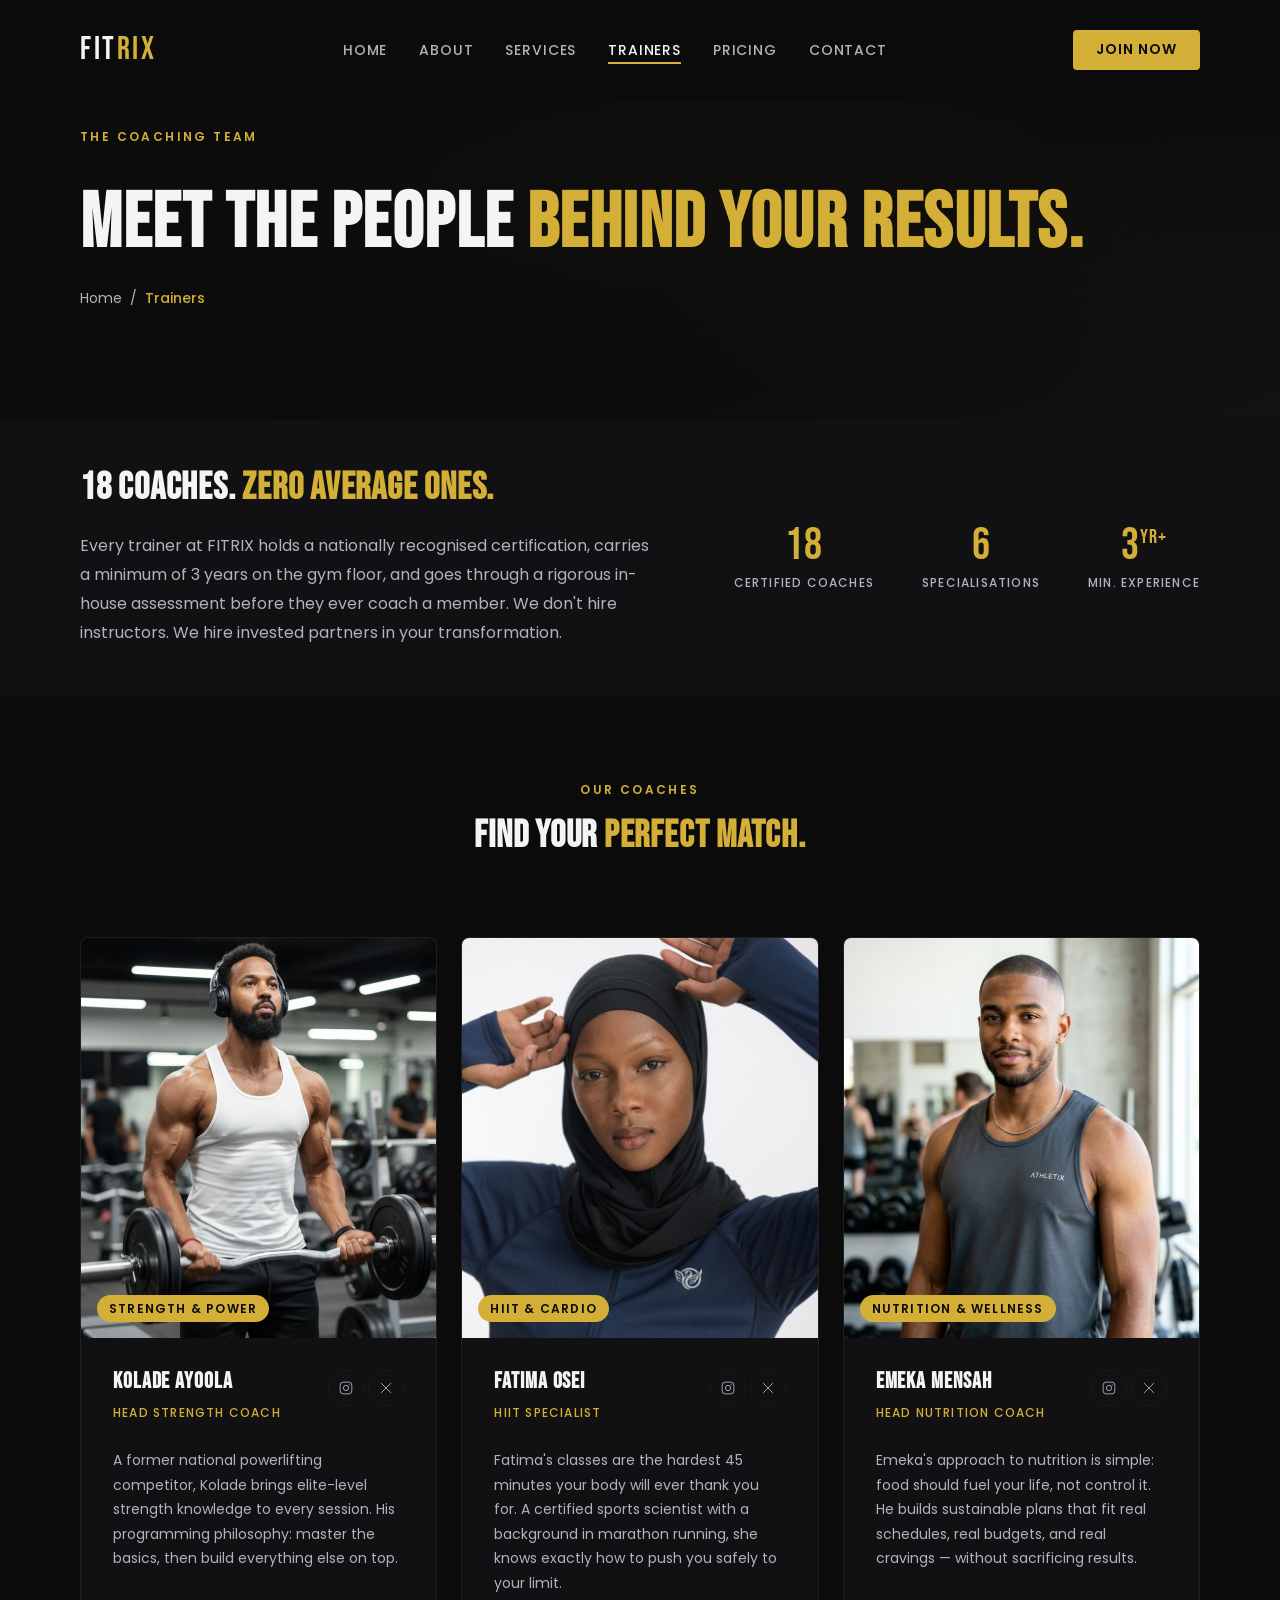
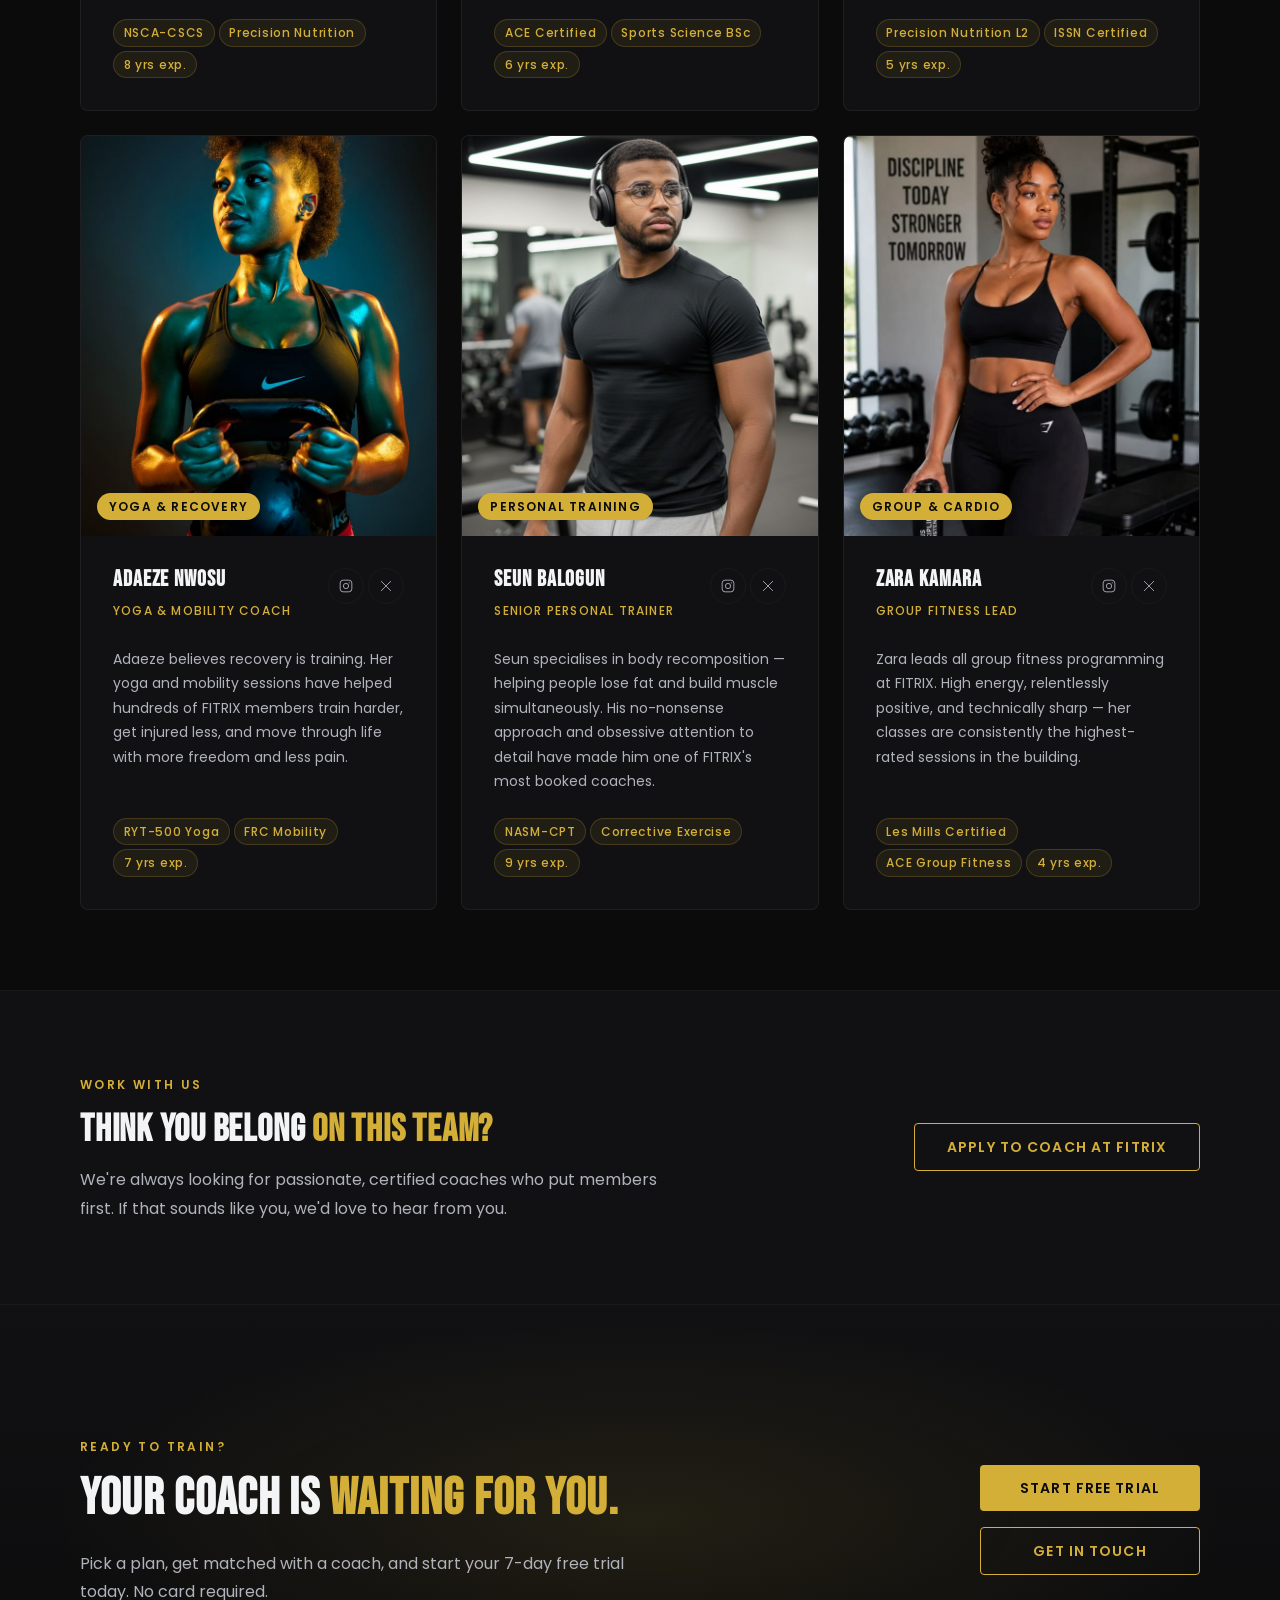
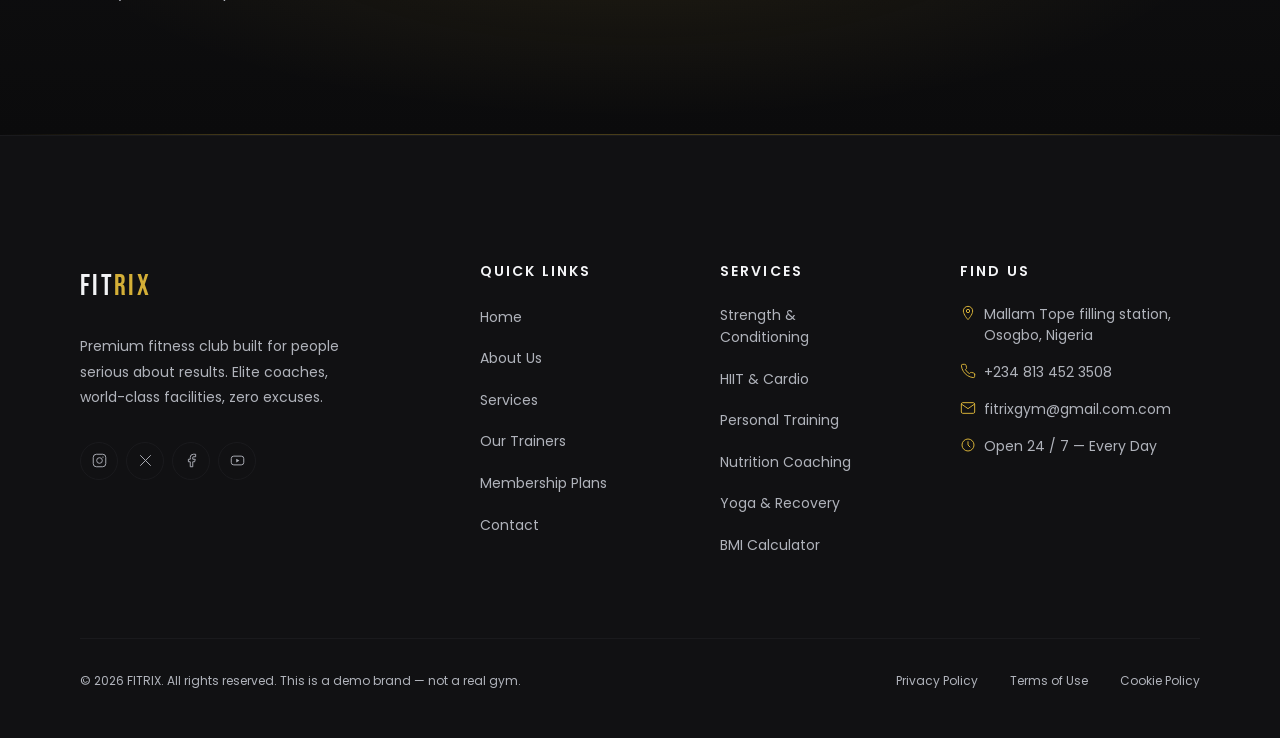
<file: trainers.html>
<!DOCTYPE html>
<html lang="en">

<head>
  <meta charset="UTF-8" />
  <meta name="viewport" content="width=device-width, initial-scale=1.0" />
  <meta name="description" content="Meet the FITRIX coaching team — certified experts dedicated to your transformation." />
  <title>Our Trainers — FITRIX</title>

  <!-- Google Fonts -->
  <link rel="preconnect" href="https://fonts.googleapis.com" />
  <link rel="preconnect" href="https://fonts.gstatic.com" crossorigin />
  <link href="https://fonts.googleapis.com/css2?family=Bebas+Neue&family=Poppins:wght@300;400;500;600;700&display=swap" rel="stylesheet" />

  <!-- Stylesheets -->
  <link rel="stylesheet" href="css/style.css" />
  <link rel="stylesheet" href="css/animations.css" />
  <link rel="stylesheet" href="css/responsive.css" />
</head>

<body>

  <!-- ============================================================
       NAVBAR — .active on Trainers
       ============================================================ -->

  <header>
    <nav class="navbar" id="navbar" role="navigation" aria-label="Main navigation">
      <div class="container">

        <a href="index.html" class="navbar__logo" aria-label="FITRIX Home">
          FIT<span>RIX</span>
        </a>

        <ul class="navbar__links" role="list">
          <li><a href="index.html">Home</a></li>
          <li><a href="about.html">About</a></li>
          <li><a href="services.html">Services</a></li>
          <li><a href="trainers.html" class="active">Trainers</a></li>
          <li><a href="pricing.html">Pricing</a></li>
          <li><a href="contact.html">Contact</a></li>
        </ul>

        <a href="pricing.html" class="navbar__cta">Join Now</a>

        <button
          class="navbar__hamburger"
          id="hamburger"
          aria-label="Toggle menu"
          aria-expanded="false"
          aria-controls="mobileMenu"
        >
          <span></span>
          <span></span>
          <span></span>
        </button>

      </div>

      <div class="navbar__mobile" id="mobileMenu" role="menu">
        <a href="index.html" role="menuitem">Home</a>
        <a href="about.html" role="menuitem">About</a>
        <a href="services.html" role="menuitem">Services</a>
        <a href="trainers.html" role="menuitem">Trainers</a>
        <a href="pricing.html" role="menuitem">Pricing</a>
        <a href="contact.html" role="menuitem">Contact</a>
        <a href="pricing.html" class="navbar__cta" role="menuitem">Join Now</a>
      </div>
    </nav>
  </header>


  <!-- ============================================================
       PAGE HERO
       ============================================================ -->

  <section class="page-hero" aria-labelledby="trainers-hero-heading">
    <div class="page-hero__bg" aria-hidden="true"></div>
    <div class="page-hero__overlay" aria-hidden="true"></div>
    <div class="container">
      <div class="page-hero__content">
        <span class="section-label anim-fade-up">The Coaching Team</span>
        <h1 class="page-hero__heading anim-fade-up" id="trainers-hero-heading">
          Meet The People <span class="text-gold">Behind Your Results.</span>
        </h1>
        <nav class="page-hero__breadcrumb anim-fade-up" aria-label="Breadcrumb">
          <a href="index.html">Home</a>
          <span aria-hidden="true">/</span>
          <span aria-current="page">Trainers</span>
        </nav>
      </div>
    </div>
  </section>


  <!-- ============================================================
       TRAINERS INTRO STRIP
       Short trust statement before the grid
       ============================================================ -->

  <section class="trainers-intro section" aria-label="Team overview">
    <div class="container">
      <div class="trainers-intro__inner anim-fade-up">
        <div class="trainers-intro__text">
          <h2>
            18 Coaches. <span class="text-gold">Zero Average Ones.</span>
          </h2>
          <p>
            Every trainer at FITRIX holds a nationally recognised certification,
            carries a minimum of 3 years on the gym floor, and goes through a
            rigorous in-house assessment before they ever coach a member.
            We don't hire instructors. We hire invested partners in your transformation.
          </p>
        </div>
        <div class="trainers-intro__stats" role="list">
          <div class="t-stat" role="listitem">
            <span class="t-stat__number">18</span>
            <span class="t-stat__label">Certified Coaches</span>
          </div>
          <div class="t-stat" role="listitem">
            <span class="t-stat__number">6</span>
            <span class="t-stat__label">Specialisations</span>
          </div>
          <div class="t-stat" role="listitem">
            <span class="t-stat__number">3<sup>yr+</sup></span>
            <span class="t-stat__label">Min. Experience</span>
          </div>
        </div>
      </div>
    </div>
  </section>


  <!-- ============================================================
       TRAINERS GRID — 6 full trainer cards
       ============================================================ -->

  <section class="trainers-grid-section section" id="team" aria-labelledby="team-heading">
    <div class="container">

      <div class="trainers-grid-section__header anim-fade-up">
        <span class="section-label">Our Coaches</span>
        <h2 id="team-heading">
          Find Your <span class="text-gold">Perfect Match.</span>
        </h2>
      </div>

      <div class="trainers-full__grid anim-stagger">

        <!-- Trainer 1 — Kolade Adeyemi -->
        <article class="trainer-full-card anim-fade-up">
          <div class="trainer-full-card__image-wrap">
            <img src="assets/images/trainers/kolade.jpg" alt="Kolade Ayoola" loading="lazy" />
            <span class="trainer-full-card__tag">Strength &amp; Power</span>
          </div>
          <div class="trainer-full-card__body">
            <div class="trainer-full-card__top">
              <div>
                <h3 class="trainer-full-card__name">Kolade Ayoola</h3>
                <span class="trainer-full-card__role">Head Strength Coach</span>
              </div>
              <div class="trainer-full-card__socials">
                <a href="#" class="trainer-social" aria-label="Kolade on Instagram">
                  <svg viewBox="0 0 24 24" fill="none" xmlns="http://www.w3.org/2000/svg"><rect x="2" y="2" width="20" height="20" rx="5" stroke="currentColor" stroke-width="1.5"/><circle cx="12" cy="12" r="4.5" stroke="currentColor" stroke-width="1.5"/><circle cx="17.5" cy="6.5" r="1" fill="currentColor"/></svg>
                </a>
                <a href="#" class="trainer-social" aria-label="Kolade on Twitter">
                  <svg viewBox="0 0 24 24" fill="none" xmlns="http://www.w3.org/2000/svg"><path d="M4 4l16 16M4 20L20 4" stroke="currentColor" stroke-width="1.5" stroke-linecap="round"/></svg>
                </a>
              </div>
            </div>
            <p class="trainer-full-card__bio">
              A former national powerlifting competitor, Kolade brings elite-level
              strength knowledge to every session. His programming philosophy:
              master the basics, then build everything else on top.
            </p>
            <div class="trainer-full-card__certs">
              <span class="trainer-cert">NSCA-CSCS</span>
              <span class="trainer-cert">Precision Nutrition</span>
              <span class="trainer-cert">8 yrs exp.</span>
            </div>
          </div>
        </article>

        <!-- Trainer 2 — Fatima Osei -->
        <article class="trainer-full-card anim-fade-up">
          <div class="trainer-full-card__image-wrap">
            <img src="assets/images/trainers/fatima.jpg" alt="Fatima Osei" loading="lazy" />
            <span class="trainer-full-card__tag">HIIT &amp; Cardio</span>
          </div>
          <div class="trainer-full-card__body">
            <div class="trainer-full-card__top">
              <div>
                <h3 class="trainer-full-card__name">Fatima Osei</h3>
                <span class="trainer-full-card__role">HIIT Specialist</span>
              </div>
              <div class="trainer-full-card__socials">
                <a href="#" class="trainer-social" aria-label="Fatima on Instagram">
                  <svg viewBox="0 0 24 24" fill="none" xmlns="http://www.w3.org/2000/svg"><rect x="2" y="2" width="20" height="20" rx="5" stroke="currentColor" stroke-width="1.5"/><circle cx="12" cy="12" r="4.5" stroke="currentColor" stroke-width="1.5"/><circle cx="17.5" cy="6.5" r="1" fill="currentColor"/></svg>
                </a>
                <a href="#" class="trainer-social" aria-label="Fatima on Twitter">
                  <svg viewBox="0 0 24 24" fill="none" xmlns="http://www.w3.org/2000/svg"><path d="M4 4l16 16M4 20L20 4" stroke="currentColor" stroke-width="1.5" stroke-linecap="round"/></svg>
                </a>
              </div>
            </div>
            <p class="trainer-full-card__bio">
              Fatima's classes are the hardest 45 minutes your body will ever
              thank you for. A certified sports scientist with a background in
              marathon running, she knows exactly how to push you safely to your limit.
            </p>
            <div class="trainer-full-card__certs">
              <span class="trainer-cert">ACE Certified</span>
              <span class="trainer-cert">Sports Science BSc</span>
              <span class="trainer-cert">6 yrs exp.</span>
            </div>
          </div>
        </article>

        <!-- Trainer 3 — Emeka Mensah -->
        <article class="trainer-full-card anim-fade-up">
          <div class="trainer-full-card__image-wrap">
            <img src="assets/images/trainers/emeka.jpg" alt="Emeka Mensah" loading="lazy" />
            <span class="trainer-full-card__tag">Nutrition &amp; Wellness</span>
          </div>
          <div class="trainer-full-card__body">
            <div class="trainer-full-card__top">
              <div>
                <h3 class="trainer-full-card__name">Emeka Mensah</h3>
                <span class="trainer-full-card__role">Head Nutrition Coach</span>
              </div>
              <div class="trainer-full-card__socials">
                <a href="#" class="trainer-social" aria-label="Emeka on Instagram">
                  <svg viewBox="0 0 24 24" fill="none" xmlns="http://www.w3.org/2000/svg"><rect x="2" y="2" width="20" height="20" rx="5" stroke="currentColor" stroke-width="1.5"/><circle cx="12" cy="12" r="4.5" stroke="currentColor" stroke-width="1.5"/><circle cx="17.5" cy="6.5" r="1" fill="currentColor"/></svg>
                </a>
                <a href="#" class="trainer-social" aria-label="Emeka on Twitter">
                  <svg viewBox="0 0 24 24" fill="none" xmlns="http://www.w3.org/2000/svg"><path d="M4 4l16 16M4 20L20 4" stroke="currentColor" stroke-width="1.5" stroke-linecap="round"/></svg>
                </a>
              </div>
            </div>
            <p class="trainer-full-card__bio">
              Emeka's approach to nutrition is simple: food should fuel your life,
              not control it. He builds sustainable plans that fit real schedules,
              real budgets, and real cravings — without sacrificing results.
            </p>
            <div class="trainer-full-card__certs">
              <span class="trainer-cert">Precision Nutrition L2</span>
              <span class="trainer-cert">ISSN Certified</span>
              <span class="trainer-cert">5 yrs exp.</span>
            </div>
          </div>
        </article>

        <!-- Trainer 4 — Adaeze Nwosu -->
        <article class="trainer-full-card anim-fade-up">
          <div class="trainer-full-card__image-wrap">
            <img src="assets/images/trainers/adaeze.jpg" alt="Adaeze Nwosu" loading="lazy" />
            <span class="trainer-full-card__tag">Yoga &amp; Recovery</span>
          </div>
          <div class="trainer-full-card__body">
            <div class="trainer-full-card__top">
              <div>
                <h3 class="trainer-full-card__name">Adaeze Nwosu</h3>
                <span class="trainer-full-card__role">Yoga &amp; Mobility Coach</span>
              </div>
              <div class="trainer-full-card__socials">
                <a href="#" class="trainer-social" aria-label="Adaeze on Instagram">
                  <svg viewBox="0 0 24 24" fill="none" xmlns="http://www.w3.org/2000/svg"><rect x="2" y="2" width="20" height="20" rx="5" stroke="currentColor" stroke-width="1.5"/><circle cx="12" cy="12" r="4.5" stroke="currentColor" stroke-width="1.5"/><circle cx="17.5" cy="6.5" r="1" fill="currentColor"/></svg>
                </a>
                <a href="#" class="trainer-social" aria-label="Adaeze on Twitter">
                  <svg viewBox="0 0 24 24" fill="none" xmlns="http://www.w3.org/2000/svg"><path d="M4 4l16 16M4 20L20 4" stroke="currentColor" stroke-width="1.5" stroke-linecap="round"/></svg>
                </a>
              </div>
            </div>
            <p class="trainer-full-card__bio">
              Adaeze believes recovery is training. Her yoga and mobility sessions
              have helped hundreds of FITRIX members train harder, get injured less,
              and move through life with more freedom and less pain.
            </p>
            <div class="trainer-full-card__certs">
              <span class="trainer-cert">RYT-500 Yoga</span>
              <span class="trainer-cert">FRC Mobility</span>
              <span class="trainer-cert">7 yrs exp.</span>
            </div>
          </div>
        </article>

        <!-- Trainer 5 — Seun Balogun -->
        <article class="trainer-full-card anim-fade-up">
          <div class="trainer-full-card__image-wrap">
            <img src="assets/images/trainers/seun.jpg" alt="Seun Balogun" loading="lazy" />
            <span class="trainer-full-card__tag">Personal Training</span>
          </div>
          <div class="trainer-full-card__body">
            <div class="trainer-full-card__top">
              <div>
                <h3 class="trainer-full-card__name">Seun Balogun</h3>
                <span class="trainer-full-card__role">Senior Personal Trainer</span>
              </div>
              <div class="trainer-full-card__socials">
                <a href="#" class="trainer-social" aria-label="Seun on Instagram">
                  <svg viewBox="0 0 24 24" fill="none" xmlns="http://www.w3.org/2000/svg"><rect x="2" y="2" width="20" height="20" rx="5" stroke="currentColor" stroke-width="1.5"/><circle cx="12" cy="12" r="4.5" stroke="currentColor" stroke-width="1.5"/><circle cx="17.5" cy="6.5" r="1" fill="currentColor"/></svg>
                </a>
                <a href="#" class="trainer-social" aria-label="Seun on Twitter">
                  <svg viewBox="0 0 24 24" fill="none" xmlns="http://www.w3.org/2000/svg"><path d="M4 4l16 16M4 20L20 4" stroke="currentColor" stroke-width="1.5" stroke-linecap="round"/></svg>
                </a>
              </div>
            </div>
            <p class="trainer-full-card__bio">
              Seun specialises in body recomposition — helping people lose fat and
              build muscle simultaneously. His no-nonsense approach and obsessive
              attention to detail have made him one of FITRIX's most booked coaches.
            </p>
            <div class="trainer-full-card__certs">
              <span class="trainer-cert">NASM-CPT</span>
              <span class="trainer-cert">Corrective Exercise</span>
              <span class="trainer-cert">9 yrs exp.</span>
            </div>
          </div>
        </article>

        <!-- Trainer 6 — Zara Kamara -->
        <article class="trainer-full-card anim-fade-up">
          <div class="trainer-full-card__image-wrap">
            <img src="assets/images/trainers/zara.jpg" alt="Zara Kamara" loading="lazy" />
            <span class="trainer-full-card__tag">Group &amp; Cardio</span>
          </div>
          <div class="trainer-full-card__body">
            <div class="trainer-full-card__top">
              <div>
                <h3 class="trainer-full-card__name">Zara Kamara</h3>
                <span class="trainer-full-card__role">Group Fitness Lead</span>
              </div>
              <div class="trainer-full-card__socials">
                <a href="#" class="trainer-social" aria-label="Zara on Instagram">
                  <svg viewBox="0 0 24 24" fill="none" xmlns="http://www.w3.org/2000/svg"><rect x="2" y="2" width="20" height="20" rx="5" stroke="currentColor" stroke-width="1.5"/><circle cx="12" cy="12" r="4.5" stroke="currentColor" stroke-width="1.5"/><circle cx="17.5" cy="6.5" r="1" fill="currentColor"/></svg>
                </a>
                <a href="#" class="trainer-social" aria-label="Zara on Twitter">
                  <svg viewBox="0 0 24 24" fill="none" xmlns="http://www.w3.org/2000/svg"><path d="M4 4l16 16M4 20L20 4" stroke="currentColor" stroke-width="1.5" stroke-linecap="round"/></svg>
                </a>
              </div>
            </div>
            <p class="trainer-full-card__bio">
              Zara leads all group fitness programming at FITRIX. High energy,
              relentlessly positive, and technically sharp — her classes are
              consistently the highest-rated sessions in the building.
            </p>
            <div class="trainer-full-card__certs">
              <span class="trainer-cert">Les Mills Certified</span>
              <span class="trainer-cert">ACE Group Fitness</span>
              <span class="trainer-cert">4 yrs exp.</span>
            </div>
          </div>
        </article>

      </div><!-- /.trainers-full__grid -->

    </div><!-- /.container -->
  </section>


  <!-- ============================================================
       JOIN THE TEAM STRIP
       Recruitment nudge — good for portfolio realism
       ============================================================ -->

  <section class="join-team section" aria-labelledby="join-heading">
    <div class="container">
      <div class="join-team__inner anim-fade-up">
        <div class="join-team__text">
          <span class="section-label">Work With Us</span>
          <h2 id="join-heading">
            Think You Belong <span class="text-gold">On This Team?</span>
          </h2>
          <p>
            We're always looking for passionate, certified coaches who put
            members first. If that sounds like you, we'd love to hear from you.
          </p>
        </div>
        <a href="contact.html" class="btn btn-outline">Apply To Coach At FITRIX</a>
      </div>
    </div>
  </section>


  <!-- ============================================================
       CTA BANNER
       ============================================================ -->

  <section class="cta-banner" aria-labelledby="trainers-cta-heading">
    <div class="cta-banner__bg" aria-hidden="true"></div>
    <div class="container">
      <div class="cta-banner__inner anim-fade-up">
        <div class="cta-banner__text">
          <span class="section-label">Ready To Train?</span>
          <h2 class="cta-banner__heading" id="trainers-cta-heading">
            Your Coach Is <span class="text-gold">Waiting For You.</span>
          </h2>
          <p class="cta-banner__sub">
            Pick a plan, get matched with a coach, and start your
            7-day free trial today. No card required.
          </p>
        </div>
        <div class="cta-banner__actions">
          <a href="pricing.html" class="btn btn-primary">Start Free Trial</a>
          <a href="contact.html" class="btn btn-outline">Get In Touch</a>
        </div>
      </div>
    </div>
  </section>


  <!-- ============================================================
       FOOTER — identical across all pages
       ============================================================ -->

  <footer class="footer" role="contentinfo">
    <div class="container">
      <div class="footer__top">

        <div class="footer__brand">
          <a href="index.html" class="footer__logo" aria-label="FITRIX Home">FIT<span>RIX</span></a>
          <p class="footer__brand-text">
            Premium fitness club built for people serious about results.
            Elite coaches, world-class facilities, zero excuses.
          </p>
          <div class="footer__socials" aria-label="FITRIX on social media">
            <a href="#" class="footer-social" aria-label="Instagram"><svg viewBox="0 0 24 24" fill="none" xmlns="http://www.w3.org/2000/svg"><rect x="2" y="2" width="20" height="20" rx="5" stroke="currentColor" stroke-width="1.5"/><circle cx="12" cy="12" r="4.5" stroke="currentColor" stroke-width="1.5"/><circle cx="17.5" cy="6.5" r="1" fill="currentColor"/></svg></a>
            <a href="#" class="footer-social" aria-label="Twitter / X"><svg viewBox="0 0 24 24" fill="none" xmlns="http://www.w3.org/2000/svg"><path d="M4 4l16 16M4 20L20 4" stroke="currentColor" stroke-width="1.5" stroke-linecap="round"/></svg></a>
            <a href="#" class="footer-social" aria-label="Facebook"><svg viewBox="0 0 24 24" fill="none" xmlns="http://www.w3.org/2000/svg"><path d="M18 2h-3a5 5 0 00-5 5v3H7v4h3v8h4v-8h3l1-4h-4V7a1 1 0 011-1h3z" stroke="currentColor" stroke-width="1.5" stroke-linecap="round" stroke-linejoin="round"/></svg></a>
            <a href="#" class="footer-social" aria-label="YouTube"><svg viewBox="0 0 24 24" fill="none" xmlns="http://www.w3.org/2000/svg"><rect x="2" y="5" width="20" height="14" rx="4" stroke="currentColor" stroke-width="1.5"/><path d="M10 9l5 3-5 3V9z" fill="currentColor"/></svg></a>
          </div>
        </div>

        <nav class="footer__nav" aria-label="Quick Links">
          <h3 class="footer__nav-heading">Quick Links</h3>
          <ul role="list">
            <li><a href="index.html">Home</a></li>
            <li><a href="about.html">About Us</a></li>
            <li><a href="services.html">Services</a></li>
            <li><a href="trainers.html">Our Trainers</a></li>
            <li><a href="pricing.html">Membership Plans</a></li>
            <li><a href="contact.html">Contact</a></li>
          </ul>
        </nav>

        <nav class="footer__nav" aria-label="Services">
          <h3 class="footer__nav-heading">Services</h3>
          <ul role="list">
            <li><a href="services.html#strength">Strength &amp; Conditioning</a></li>
            <li><a href="services.html#hiit">HIIT &amp; Cardio</a></li>
            <li><a href="services.html#personal">Personal Training</a></li>
            <li><a href="services.html#nutrition">Nutrition Coaching</a></li>
            <li><a href="services.html#yoga">Yoga &amp; Recovery</a></li>
            <li><a href="contact.html">BMI Calculator</a></li>
          </ul>
        </nav>

        <div class="footer__contact">
          <h3 class="footer__nav-heading">Find Us</h3>
          <ul role="list">
            <li><span class="footer__contact-icon" aria-hidden="true"><svg viewBox="0 0 24 24" fill="none" xmlns="http://www.w3.org/2000/svg"><path d="M12 2C8.13 2 5 5.13 5 9c0 5.25 7 13 7 13s7-7.75 7-13c0-3.87-3.13-7-7-7z" stroke="currentColor" stroke-width="1.5"/><circle cx="12" cy="9" r="2.5" stroke="currentColor" stroke-width="1.5"/></svg></span><span>Mallam Tope filling station, Osogbo, Nigeria</span></li>
            <li><span class="footer__contact-icon" aria-hidden="true"><svg viewBox="0 0 24 24" fill="none" xmlns="http://www.w3.org/2000/svg"><path d="M22 16.92v3a2 2 0 01-2.18 2 19.79 19.79 0 01-8.63-3.07 19.5 19.5 0 01-6-6A19.79 19.79 0 012.12 4.18 2 2 0 014.11 2h3a2 2 0 012 1.72c.127.96.361 1.903.7 2.81a2 2 0 01-.45 2.11L8.09 9.91a16 16 0 006 6l1.27-1.27a2 2 0 012.11-.45c.907.339 1.85.573 2.81.7A2 2 0 0122 16.92z" stroke="currentColor" stroke-width="1.5" stroke-linecap="round" stroke-linejoin="round"/></svg></span><span>+234 813 452 3508</span></li>
            <li><span class="footer__contact-icon" aria-hidden="true"><svg viewBox="0 0 24 24" fill="none" xmlns="http://www.w3.org/2000/svg"><path d="M4 4h16c1.1 0 2 .9 2 2v12c0 1.1-.9 2-2 2H4c-1.1 0-2-.9-2-2V6c0-1.1.9-2 2-2z" stroke="currentColor" stroke-width="1.5"/><path d="M22 6l-10 7L2 6" stroke="currentColor" stroke-width="1.5" stroke-linecap="round"/></svg></span><span>fitrixgym@gmail.com.com</span></li>
            <li><span class="footer__contact-icon" aria-hidden="true"><svg viewBox="0 0 24 24" fill="none" xmlns="http://www.w3.org/2000/svg"><circle cx="12" cy="12" r="9" stroke="currentColor" stroke-width="1.5"/><path d="M12 7v5l3 3" stroke="currentColor" stroke-width="1.5" stroke-linecap="round"/></svg></span><span>Open 24 / 7 — Every Day</span></li>
          </ul>
        </div>

      </div><!-- /.footer__top -->

      <div class="footer__divider" aria-hidden="true"></div>

      <div class="footer__bottom">
        <p class="footer__copy">&copy; <span id="footerYear"></span> FITRIX. All rights reserved. This is a demo brand — not a real gym.</p>
        <div class="footer__legal">
          <a href="#">Privacy Policy</a>
          <a href="#">Terms of Use</a>
          <a href="#">Cookie Policy</a>
        </div>
      </div>

    </div><!-- /.container -->
  </footer>


  <!-- Scripts -->
  <script src="js/main.js"></script>
  <script src="js/animations.js"></script>

</body>
</html>
</file>
<file: css/style.css>
/* ============================================================
   FITRIX — style.css
   Global styles, CSS variables, reset, base typography,
   reusable components (buttons, utilities, etc.)
   ============================================================ */


/* ============================================================
   1. GOOGLE FONTS IMPORT
   ============================================================ */

@import url('https://fonts.googleapis.com/css2?family=Bebas+Neue&family=Poppins:wght@300;400;500;600;700&display=swap');


/* ============================================================
   2. CSS VARIABLES — Single source of truth
   Want to restyle the whole site? Start right here.
   ============================================================ */

:root {

  /* --- Colors --- */
  --color-black:       #0B0B0C;       /* Obsidian Black — dominant base (60%) */
  --color-black-soft:  #111113;       /* Cards, alternate section backgrounds  */
  --color-black-muted: #1A1A1D;       /* Borders, subtle separators            */

  --color-white:       #F3F4F6;       /* Platinum Silver / Clean White (30%)   */
  --color-white-dim:   #B0B3BB;       /* Body text, placeholders, muted labels */

  --color-gold:        #D4AF37;       /* Champagne Gold — energy accent (10%)  */
  --color-gold-light:  #E8C84A;       /* Gold hover / highlight state          */
  --color-gold-dark:   #A88A1F;       /* Gold pressed / active state           */

  /* --- Typography --- */
  --font-headline: 'Bebas Neue', sans-serif;
  --font-body:     'Poppins', sans-serif;

  /* --- Font Sizes (fluid, scales with viewport) --- */
  --fs-hero:   clamp(3.5rem, 8vw, 7rem);
  --fs-h1:     clamp(2.5rem, 5vw, 4rem);
  --fs-h2:     clamp(1.8rem, 3vw, 2.8rem);
  --fs-h3:     clamp(1.2rem, 2vw, 1.6rem);
  --fs-body:   1rem;
  --fs-small:  0.875rem;
  --fs-label:  0.75rem;

  /* --- Font Weights --- */
  --fw-light:   300;
  --fw-regular: 400;
  --fw-medium:  500;
  --fw-semi:    600;
  --fw-bold:    700;

  /* --- Spacing Scale --- */
  --space-xs:  0.25rem;   /*  4px */
  --space-sm:  0.5rem;    /*  8px */
  --space-md:  1rem;      /* 16px */
  --space-lg:  1.5rem;    /* 24px */
  --space-xl:  2rem;      /* 32px */
  --space-2xl: 3rem;      /* 48px */
  --space-3xl: 5rem;      /* 80px */
  --space-4xl: 8rem;      /* 128px */

  /* --- Layout --- */
  --container-max: 1200px;
  --container-pad: clamp(1rem, 5vw, 2.5rem);

  /* --- Border Radius --- */
  --radius-sm:   4px;
  --radius-md:   8px;
  --radius-lg:   16px;
  --radius-pill: 999px;

  /* --- Transitions --- */
  --transition-fast: 0.15s ease;
  --transition-base: 0.3s ease;
  --transition-slow: 0.6s ease;

  /* --- Shadows --- */
  --shadow-sm:   0 2px 8px rgba(0, 0, 0, 0.4);
  --shadow-md:   0 4px 20px rgba(0, 0, 0, 0.6);
  --shadow-gold: 0 0 20px rgba(212, 175, 55, 0.25);

  /* --- Z-index Layers --- */
  --z-base:    1;
  --z-overlay: 10;
  --z-nav:     100;
  --z-modal:   1000;
}


/* ============================================================
   3. RESET & BOX MODEL
   ============================================================ */

*,
*::before,
*::after {
  margin: 0;
  padding: 0;
  box-sizing: border-box;
}

html {
  scroll-behavior: smooth;
  font-size: 16px;
}

body {
  font-family: var(--font-body);
  font-size: var(--fs-body);
  font-weight: var(--fw-regular);
  background-color: var(--color-black);
  color: var(--color-white);
  line-height: 1.6;
  -webkit-font-smoothing: antialiased;
  -moz-osx-font-smoothing: grayscale;
  overflow-x: hidden;
}

img {
  max-width: 100%;
  height: auto;
  display: block;
}

a {
  color: inherit;
  text-decoration: none;
}

ul, ol {
  list-style: none;
}

button {
  cursor: pointer;
  border: none;
  background: none;
  font-family: var(--font-body);
}

input,
textarea,
select {
  font-family: var(--font-body);
}


/* ============================================================
   4. LAYOUT UTILITIES
   ============================================================ */

/* Centers content horizontally with a max-width cap */
.container {
  width: 100%;
  max-width: var(--container-max);
  margin-inline: auto;
  padding-inline: var(--container-pad);
}

/* Consistent vertical padding for every section */
.section {
  padding-block: var(--space-3xl);
}


/* ============================================================
   5. TYPOGRAPHY BASE
   ============================================================ */

h1, h2, h3, h4, h5, h6 {
  font-family: var(--font-headline);
  line-height: 1.1;
  letter-spacing: 0.02em;
  color: var(--color-white);
}

h1 { font-size: var(--fs-h1); }
h2 { font-size: var(--fs-h2); }
h3 { font-size: var(--fs-h3); }

p {
  color: var(--color-white-dim);
  line-height: 1.7;
}

/* Small uppercase label used above section headings */
.section-label {
  display: inline-block;
  font-family: var(--font-body);
  font-size: var(--fs-label);
  font-weight: var(--fw-semi);
  letter-spacing: 0.2em;
  text-transform: uppercase;
  color: var(--color-gold);
  margin-bottom: var(--space-md);
}


/* ============================================================
   6. BUTTONS
   ============================================================ */

.btn {
  display: inline-flex;
  align-items: center;
  gap: var(--space-sm);
  padding: 0.75rem 2rem;
  font-family: var(--font-body);
  font-size: var(--fs-small);
  font-weight: var(--fw-semi);
  letter-spacing: 0.08em;
  text-transform: uppercase;
  border-radius: var(--radius-sm);
  transition: all var(--transition-base);
  white-space: nowrap;
}

/* Primary — gold filled */
.btn-primary {
  background-color: var(--color-gold);
  color: var(--color-black);
}

.btn-primary:hover {
  background-color: var(--color-gold-light);
  box-shadow: var(--shadow-gold);
  transform: translateY(-2px);
}

.btn-primary:active {
  background-color: var(--color-gold-dark);
  transform: translateY(0);
}

/* Outline — transparent with gold border */
.btn-outline {
  background-color: transparent;
  color: var(--color-gold);
  border: 1.5px solid var(--color-gold);
}

.btn-outline:hover {
  background-color: var(--color-gold);
  color: var(--color-black);
  box-shadow: var(--shadow-gold);
  transform: translateY(-2px);
}


/* ============================================================
   7. DECORATIVE ELEMENTS
   ============================================================ */

/* Thin gold horizontal rule — used under section headings */
.gold-line {
  width: 50px;
  height: 2px;
  background-color: var(--color-gold);
  display: block;
  margin-block: var(--space-md);
}

.gold-line.center {
  margin-inline: auto;
}


/* ============================================================
   8. TEXT HELPER CLASSES
   ============================================================ */

.text-gold   { color: var(--color-gold); }
.text-white  { color: var(--color-white); }
.text-muted  { color: var(--color-white-dim); }
.text-center { text-align: center; }
.text-upper  { text-transform: uppercase; }

/* Screen-reader only — visually hidden but accessible */
.sr-only {
  position: absolute;
  width: 1px;
  height: 1px;
  overflow: hidden;
  clip: rect(0 0 0 0);
  white-space: nowrap;
}


/* ============================================================
   9. NAVBAR
   ============================================================ */

.navbar {
  position: fixed;
  top: 0;
  left: 0;
  width: 100%;
  z-index: var(--z-nav);
  padding-block: var(--space-lg);
  background-color: var(--color-black);   /* always solid black — no transparency */
  transition: padding var(--transition-base),
              box-shadow var(--transition-base);
}

/* Adds depth + border when user scrolls down */
.navbar.scrolled {
  padding-block: var(--space-md);
  border-bottom: 1px solid var(--color-black-muted);
  box-shadow: 0 2px 20px rgba(0, 0, 0, 0.6);
}

.navbar .container {
  display: flex;
  align-items: center;
  justify-content: space-between;
}

/* Logo */
.navbar__logo {
  font-family: var(--font-headline);
  font-size: 2rem;
  letter-spacing: 0.08em;
  color: var(--color-white);
  transition: color var(--transition-fast);
}

.navbar__logo span {
  color: var(--color-gold);
}

.navbar__logo:hover {
  color: var(--color-gold);
}

/* Desktop nav links */
.navbar__links {
  display: flex;
  align-items: center;
  gap: var(--space-xl);
}

.navbar__links a {
  font-size: var(--fs-small);
  font-weight: var(--fw-medium);
  letter-spacing: 0.06em;
  text-transform: uppercase;
  color: var(--color-white-dim);
  transition: color var(--transition-fast);
  position: relative;
}

/* Gold underline slides in on hover */
.navbar__links a::after {
  content: '';
  position: absolute;
  bottom: -4px;
  left: 0;
  width: 0;
  height: 1.5px;
  background-color: var(--color-gold);
  transition: width var(--transition-base);
}

.navbar__links a:hover,
.navbar__links a.active {
  color: var(--color-white);
}

.navbar__links a:hover::after,
.navbar__links a.active::after {
  width: 100%;
}

/* Join Now button in desktop nav */
.navbar__cta {
  font-size: var(--fs-small);
  font-weight: var(--fw-semi);
  letter-spacing: 0.08em;
  text-transform: uppercase;
  color: var(--color-black);
  background-color: var(--color-gold);
  padding: 0.55rem 1.4rem;
  border-radius: var(--radius-sm);
  transition: all var(--transition-base);
}

.navbar__cta:hover {
  background-color: var(--color-gold-light);
  box-shadow: var(--shadow-gold);
  transform: translateY(-1px);
}

/* Hamburger icon — visible on mobile only */
.navbar__hamburger {
  display: none;
  flex-direction: column;
  gap: 5px;
  cursor: pointer;
  padding: var(--space-xs);
  background: none;
  border: none;
}

.navbar__hamburger span {
  display: block;
  width: 24px;
  height: 2px;
  background-color: var(--color-white);
  border-radius: 2px;
  transition: all var(--transition-base);
}

/* Hamburger lines animate into an X when menu is open */
.navbar__hamburger.open span:nth-child(1) {
  transform: translateY(7px) rotate(45deg);
}

.navbar__hamburger.open span:nth-child(2) {
  opacity: 0;
  transform: scaleX(0);
}

.navbar__hamburger.open span:nth-child(3) {
  transform: translateY(-7px) rotate(-45deg);
}

/* Mobile slide-down menu */
.navbar__mobile {
  display: none;
  flex-direction: column;
  gap: var(--space-lg);
  background-color: var(--color-black-soft);
  padding: var(--space-xl) var(--container-pad);
  border-top: 1px solid var(--color-black-muted);
}

.navbar__mobile.open {
  display: flex;
}

.navbar__mobile a {
  font-size: 1rem;
  font-weight: var(--fw-medium);
  letter-spacing: 0.06em;
  text-transform: uppercase;
  color: var(--color-white-dim);
  transition: color var(--transition-fast);
}

.navbar__mobile a:hover {
  color: var(--color-gold);
}

.navbar__mobile .navbar__cta {
  align-self: flex-start;
}


/* ============================================================
   10. HERO SECTION
   ============================================================ */

.hero {
  position: relative;
  min-height: 100vh;
  display: flex;
  flex-direction: column;        /* stack content above, stats below */
  justify-content: space-between;
  overflow: hidden;
  background-color: var(--color-black);
}

/* Dark gradient overlay sits on top of the background image */
.hero__overlay {
  position: absolute;
  inset: 0;
  background: linear-gradient(
    105deg,
    rgba(11, 11, 12, 0.92) 0%,
    rgba(11, 11, 12, 0.70) 50%,
    rgba(11, 11, 12, 0.40) 100%
  );
  z-index: var(--z-base);
}

/* Real hero background image — swap src in index.html */
.hero__bg {
  position: absolute;
  inset: 0;
  width: 100%;
  height: 100%;
  object-fit: cover;
  object-position: center top;
  filter: grayscale(20%);
}

/* Gradient fallback — used until a real photo is dropped in */
.hero__bg-fallback {
  position: absolute;
  inset: 0;
  background:
    radial-gradient(ellipse at 70% 50%, rgba(212, 175, 55, 0.06) 0%, transparent 60%),
    linear-gradient(160deg, #111113 0%, #0B0B0C 60%, #1A1A1D 100%);
}

/* Decorative thin gold vertical line on the left edge */
.hero::before {
  content: '';
  position: absolute;
  left: clamp(1rem, 5vw, 2.5rem);
  top: 20%;
  height: 55%;
  width: 1.5px;
  background: linear-gradient(
    to bottom,
    transparent,
    var(--color-gold) 20%,
    var(--color-gold) 80%,
    transparent
  );
  z-index: var(--z-overlay);
  opacity: 0.5;
}

/* Wrapper that fills space between navbar and stats bar */
.hero__body {
  flex: 1;
  display: flex;
  align-items: center;
  position: relative;
  z-index: var(--z-overlay);
  padding-top: 6rem;               /* clears the fixed navbar */
  padding-bottom: var(--space-3xl);
}

/* Main text content block */
.hero__content {
  max-width: 700px;
}

/* Small label above the headline */
.hero__eyebrow {
  display: inline-flex;
  align-items: center;
  gap: var(--space-sm);
  margin-bottom: var(--space-lg);
}

.hero__eyebrow-line {
  width: 32px;
  height: 1.5px;
  background-color: var(--color-gold);
  flex-shrink: 0;
}

.hero__eyebrow-text {
  font-size: var(--fs-label);
  font-weight: var(--fw-semi);
  letter-spacing: 0.25em;
  text-transform: uppercase;
  color: var(--color-gold);
}

/* Main hero headline */
.hero__headline {
  font-family: var(--font-headline);
  font-size: var(--fs-hero);
  line-height: 0.95;
  letter-spacing: 0.01em;
  color: var(--color-white);
  text-transform: uppercase;
  margin-bottom: var(--space-xl);
}

/* Gold accent word inside the headline */
.hero__headline .highlight {
  color: var(--color-gold);
  display: block;
}

/* Short descriptor paragraph */
.hero__subtext {
  font-size: 1rem;
  font-weight: var(--fw-light);
  color: var(--color-white-dim);
  line-height: 1.8;
  max-width: 480px;
  margin-bottom: var(--space-2xl);
}

/* CTA button row */
.hero__actions {
  display: flex;
  align-items: center;
  gap: var(--space-lg);
  flex-wrap: wrap;
}

/* Play / Our Story button */
.hero__play {
  display: inline-flex;
  align-items: center;
  gap: var(--space-sm);
  color: var(--color-white-dim);
  font-size: var(--fs-small);
  font-weight: var(--fw-medium);
  letter-spacing: 0.05em;
  transition: color var(--transition-base);
}

.hero__play-icon {
  width: 44px;
  height: 44px;
  border-radius: 50%;
  border: 1.5px solid var(--color-white-dim);
  display: flex;
  align-items: center;
  justify-content: center;
  flex-shrink: 0;
  transition: all var(--transition-base);
}

.hero__play-icon svg {
  width: 14px;
  height: 14px;
  fill: var(--color-white-dim);
  margin-left: 2px; /* optical centering for the triangle */
  transition: fill var(--transition-base);
}

.hero__play:hover {
  color: var(--color-white);
}

.hero__play:hover .hero__play-icon {
  border-color: var(--color-gold);
  background-color: var(--color-gold);
}

.hero__play:hover .hero__play-icon svg {
  fill: var(--color-black);
}

/* Stats bar — sits naturally at the very bottom of the hero column */
.hero__stats {
  position: relative;             /* no longer absolute — no more overlap */
  z-index: var(--z-overlay);
  display: flex;
  align-items: stretch;
  border-top: 1px solid var(--color-black-muted);
  flex-shrink: 0;                 /* never squish — always full height */
}

.hero__stat {
  flex: 1;
  padding: var(--space-xl) var(--space-lg);
  display: flex;
  flex-direction: column;
  gap: var(--space-xs);
  background-color: rgba(11, 11, 12, 0.85);
  backdrop-filter: blur(8px);
  border-right: 1px solid var(--color-black-muted);
  transition: background-color var(--transition-base);
}

.hero__stat:last-child {
  border-right: none;
}

.hero__stat:hover {
  background-color: rgba(26, 26, 29, 0.9);
}

.hero__stat-number {
  font-family: var(--font-headline);
  font-size: clamp(1.8rem, 3vw, 2.5rem);
  letter-spacing: 0.02em;
  color: var(--color-gold);
  line-height: 1;
}

.hero__stat-number sup {
  font-size: 0.5em;
  color: var(--color-gold);
}

.hero__stat-label {
  font-size: var(--fs-label);
  font-weight: var(--fw-medium);
  letter-spacing: 0.1em;
  text-transform: uppercase;
  color: var(--color-white-dim);
}


/* ============================================================
   11. SCROLLBAR (cosmetic touch)
   ============================================================ */

::-webkit-scrollbar        { width: 6px; }
::-webkit-scrollbar-track  { background: var(--color-black); }
::-webkit-scrollbar-thumb  { background: var(--color-gold-dark); border-radius: var(--radius-pill); }


/* ============================================================
   12. SERVICES SNAPSHOT SECTION
   ============================================================ */

.services-snap {
  background-color: var(--color-black-soft);
}

/* Section header — centered text block above the cards */
.services-snap__header {
  text-align: center;
  max-width: 600px;
  margin-inline: auto;
  margin-bottom: var(--space-3xl);
}

.services-snap__header h2 {
  margin-bottom: var(--space-lg);
}

.services-snap__intro {
  font-size: 1rem;
  color: var(--color-white-dim);
  line-height: 1.8;
}

/* 3-column card grid */
.services-snap__grid {
  display: grid;
  grid-template-columns: repeat(3, 1fr);
  gap: var(--space-lg);
  margin-bottom: var(--space-3xl);
}

/* "View All Services" button — centered below the grid */
.services-snap__footer {
  display: flex;
  justify-content: center;
}


/* ============================================================
   SERVICE CARD
   ============================================================ */

.service-card {
  position: relative;
  background-color: var(--color-black-muted);
  border: 1px solid rgba(255, 255, 255, 0.06);
  border-radius: var(--radius-md);
  padding: var(--space-2xl) var(--space-xl);
  display: flex;
  flex-direction: column;
  gap: var(--space-lg);
  transition: border-color var(--transition-base),
              transform var(--transition-base),
              box-shadow var(--transition-base);
  overflow: hidden;
}

.service-card:hover {
  border-color: var(--color-gold);
  transform: translateY(-6px);
  box-shadow: var(--shadow-gold);
}

/* Subtle gold glow in the top-left corner on hover */
.service-card::before {
  content: '';
  position: absolute;
  top: 0;
  left: 0;
  width: 60px;
  height: 60px;
  background: radial-gradient(circle at top left, rgba(212, 175, 55, 0.12), transparent 70%);
  opacity: 0;
  transition: opacity var(--transition-base);
}

.service-card:hover::before {
  opacity: 1;
}

/* Featured / middle card — gold border by default */
.service-card--featured {
  border-color: var(--color-gold);
  background-color: var(--color-black-muted);
}

.service-card--featured::before {
  opacity: 1;
}

/* "Most Popular" badge on the featured card */
.service-card__badge {
  position: absolute;
  top: var(--space-lg);
  right: var(--space-lg);
  font-size: var(--fs-label);
  font-weight: var(--fw-semi);
  letter-spacing: 0.1em;
  text-transform: uppercase;
  color: var(--color-black);
  background-color: var(--color-gold);
  padding: 0.2rem 0.7rem;
  border-radius: var(--radius-pill);
}

/* Icon container */
.service-card__icon {
  width: 52px;
  height: 52px;
  color: var(--color-gold);
  flex-shrink: 0;
}

.service-card__icon svg {
  width: 100%;
  height: 100%;
}

/* Card heading */
.service-card__title {
  font-family: var(--font-headline);
  font-size: 1.5rem;
  letter-spacing: 0.04em;
  color: var(--color-white);
  line-height: 1.1;
}

/* Card body text */
.service-card__text {
  font-size: var(--fs-small);
  color: var(--color-white-dim);
  line-height: 1.75;
  flex: 1; /* pushes the link to the bottom of the card */
}

/* "Explore Programme →" link */
.service-card__link {
  display: inline-flex;
  align-items: center;
  gap: var(--space-sm);
  font-size: var(--fs-small);
  font-weight: var(--fw-semi);
  letter-spacing: 0.06em;
  text-transform: uppercase;
  color: var(--color-gold);
  transition: gap var(--transition-base), color var(--transition-fast);
  margin-top: auto;
}

.service-card__link:hover {
  gap: var(--space-md); /* arrow slides right on hover */
  color: var(--color-gold-light);
}

.service-card__arrow {
  font-size: 1rem;
  transition: transform var(--transition-base);
}

.service-card__link:hover .service-card__arrow {
  transform: translateX(4px);
}


/* ============================================================
   SERVICES SNAP — RESPONSIVE
   (also mirrored in responsive.css for the media queries)
   ============================================================ */


/* ============================================================
   13. WHY FITRIX SECTION
   ============================================================ */

.why-fitrix {
  background-color: var(--color-black);  /* alternates from services-snap */
}

/* Two-column layout — text left, card right */
.why-fitrix__inner {
  display: grid;
  grid-template-columns: 1fr 1fr;
  gap: var(--space-4xl);
  align-items: center;
}

/* --- LEFT COLUMN --- */

.why-fitrix__left {
  display: flex;
  flex-direction: column;
  gap: var(--space-xl);
}

.why-fitrix__heading {
  line-height: 1.05;
}

.why-fitrix__lead {
  font-size: 1rem;
  color: var(--color-white-dim);
  line-height: 1.8;
  max-width: 460px;
}

/* Feature list */
.why-fitrix__features {
  display: flex;
  flex-direction: column;
  gap: var(--space-xl);
}

/* Individual feature row */
.why-feature {
  display: flex;
  align-items: flex-start;
  gap: var(--space-lg);
}

/* Gold icon circle */
.why-feature__icon {
  width: 44px;
  height: 44px;
  flex-shrink: 0;
  color: var(--color-gold);
  background-color: rgba(212, 175, 55, 0.08);
  border: 1px solid rgba(212, 175, 55, 0.2);
  border-radius: var(--radius-md);
  display: flex;
  align-items: center;
  justify-content: center;
  padding: 10px;
  transition: background-color var(--transition-base),
              border-color var(--transition-base);
}

.why-feature:hover .why-feature__icon {
  background-color: rgba(212, 175, 55, 0.15);
  border-color: var(--color-gold);
}

.why-feature__icon svg {
  width: 100%;
  height: 100%;
}

/* Text block beside the icon */
.why-feature__text {
  display: flex;
  flex-direction: column;
  gap: var(--space-xs);
}

.why-feature__text strong {
  font-size: var(--fs-small);
  font-weight: var(--fw-semi);
  letter-spacing: 0.03em;
  color: var(--color-white);
}

.why-feature__text span {
  font-size: var(--fs-small);
  color: var(--color-white-dim);
  line-height: 1.6;
}


/* --- RIGHT COLUMN — STAT CARD --- */

.why-fitrix__right {
  display: flex;
  justify-content: center;
}

.why-card {
  background-color: var(--color-black-soft);
  border: 1px solid var(--color-black-muted);
  border-radius: var(--radius-lg);
  padding: var(--space-2xl);
  display: flex;
  flex-direction: column;
  gap: var(--space-xl);
  max-width: 420px;
  width: 100%;
  position: relative;
  overflow: hidden;
}

/* Subtle gold glow in the top-right corner */
.why-card::after {
  content: '';
  position: absolute;
  top: 0;
  right: 0;
  width: 120px;
  height: 120px;
  background: radial-gradient(circle at top right, rgba(212, 175, 55, 0.1), transparent 70%);
  pointer-events: none;
}

/* Big stat number at the top */
.why-card__stat {
  display: flex;
  flex-direction: column;
  gap: var(--space-xs);
}

.why-card__number {
  font-family: var(--font-headline);
  font-size: clamp(3rem, 6vw, 5rem);
  color: var(--color-gold);
  line-height: 1;
  letter-spacing: 0.02em;
}

.why-card__unit {
  font-size: 0.55em;  /* smaller relative to the big number */
  color: var(--color-gold);
}

.why-card__label {
  font-size: var(--fs-small);
  font-weight: var(--fw-medium);
  letter-spacing: 0.12em;
  text-transform: uppercase;
  color: var(--color-white-dim);
}

/* Quote text */
.why-card__quote {
  font-size: var(--fs-small);
  color: var(--color-white-dim);
  line-height: 1.8;
  font-style: italic;
}

/* Member info row */
.why-card__member {
  display: flex;
  align-items: center;
  gap: var(--space-md);
}

/* Avatar circle with initials */
.why-card__avatar {
  width: 44px;
  height: 44px;
  border-radius: 50%;
  background-color: var(--color-gold-dark);
  color: var(--color-black);
  font-size: var(--fs-small);
  font-weight: var(--fw-bold);
  display: flex;
  align-items: center;
  justify-content: center;
  flex-shrink: 0;
  letter-spacing: 0.05em;
}

.why-card__member-info {
  display: flex;
  flex-direction: column;
  gap: 2px;
}

.why-card__member-info strong {
  font-size: var(--fs-small);
  font-weight: var(--fw-semi);
  color: var(--color-white);
}

.why-card__member-info span {
  font-size: var(--fs-label);
  color: var(--color-white-dim);
}

/* Trust badge pills at the bottom of the card */
.why-card__badges {
  display: flex;
  flex-wrap: wrap;
  gap: var(--space-sm);
}

.why-badge {
  font-size: var(--fs-label);
  font-weight: var(--fw-medium);
  letter-spacing: 0.08em;
  text-transform: uppercase;
  color: var(--color-gold);
  background-color: rgba(212, 175, 55, 0.08);
  border: 1px solid rgba(212, 175, 55, 0.25);
  padding: 0.25rem 0.65rem;
  border-radius: var(--radius-pill);
}


/* ============================================================
   14. TRAINERS PREVIEW SECTION
   ============================================================ */

.trainers-preview {
  background-color: var(--color-black-soft);  /* alternates with why-fitrix */
}

/* Centered header above the grid */
.trainers-preview__header {
  text-align: center;
  max-width: 600px;
  margin-inline: auto;
  margin-bottom: var(--space-3xl);
}

.trainers-preview__header h2 {
  margin-bottom: var(--space-lg);
}

.trainers-preview__intro {
  font-size: 1rem;
  color: var(--color-white-dim);
  line-height: 1.8;
}

/* 3-column grid — mirrors services grid for consistency */
.trainers-preview__grid {
  display: grid;
  grid-template-columns: repeat(3, 1fr);
  gap: var(--space-lg);
  margin-bottom: var(--space-3xl);
}

/* "Meet The Full Team" button — centered below grid */
.trainers-preview__footer {
  display: flex;
  justify-content: center;
}


/* ============================================================
   TRAINER CARD
   ============================================================ */

.trainer-card {
  background-color: var(--color-black-muted);
  border: 1px solid rgba(255, 255, 255, 0.06);
  border-radius: var(--radius-md);
  overflow: hidden;
  transition: border-color var(--transition-base),
              transform var(--transition-base),
              box-shadow var(--transition-base);
}

.trainer-card:hover {
  border-color: var(--color-gold);
  transform: translateY(-6px);
  box-shadow: var(--shadow-gold);
}

/* Image wrapper — fixed height so all cards are uniform */
.trainer-card__image-wrap {
  position: relative;
  height: 400px;
  background-color: var(--color-black-soft);
  overflow: hidden;
}

/* Real photo — fills the wrapper once added */
.trainer-card__image-wrap img {
  width: 100%;
  height: 100%;
  object-fit: cover;
  object-position: center center;
  transition: transform var(--transition-slow);
  display: block;
}

.trainer-card:hover .trainer-card__image-wrap img {
  transform: scale(1.04);  /* subtle zoom on hover */
}

/* Initials placeholder — shown until a real photo is added */
.trainer-card__placeholder {
  width: 100%;
  height: 100%;
  display: flex;
  align-items: center;
  justify-content: center;
  font-family: var(--font-headline);
  font-size: 4rem;
  letter-spacing: 0.1em;
  color: var(--color-gold);
  background: linear-gradient(
    160deg,
    var(--color-black-muted) 0%,
    var(--color-black-soft) 100%
  );
  user-select: none;
}

/* Specialty tag — floats over the bottom of the image */
.trainer-card__tag {
  position: absolute;
  bottom: var(--space-md);
  left: var(--space-md);
  font-size: var(--fs-label);
  font-weight: var(--fw-semi);
  letter-spacing: 0.1em;
  text-transform: uppercase;
  color: var(--color-black);
  background-color: var(--color-gold);
  padding: 0.25rem 0.75rem;
  border-radius: var(--radius-pill);
}

/* Card body — name + socials row */
.trainer-card__body {
  padding: var(--space-lg) var(--space-xl);
  display: flex;
  align-items: center;
  justify-content: space-between;
  gap: var(--space-md);
}

.trainer-card__info {
  display: flex;
  flex-direction: column;
  gap: var(--space-xs);
}

.trainer-card__name {
  font-family: var(--font-headline);
  font-size: 1.3rem;
  letter-spacing: 0.04em;
  color: var(--color-white);
  line-height: 1.1;
}

.trainer-card__role {
  font-size: var(--fs-label);
  font-weight: var(--fw-medium);
  letter-spacing: 0.1em;
  text-transform: uppercase;
  color: var(--color-gold);
}

/* Social icon row */
.trainer-card__socials {
  display: flex;
  align-items: center;
  gap: var(--space-sm);
}

.trainer-social {
  width: 36px;
  height: 36px;
  border-radius: 50%;
  border: 1px solid var(--color-black-muted);
  display: flex;
  align-items: center;
  justify-content: center;
  color: var(--color-white-dim);
  transition: color var(--transition-fast),
              border-color var(--transition-fast),
              background-color var(--transition-fast);
  flex-shrink: 0;
}

.trainer-social svg {
  width: 14px;
  height: 14px;
}

.trainer-social:hover {
  color: var(--color-black);
  background-color: var(--color-gold);
  border-color: var(--color-gold);
}


/* ============================================================
   15. TESTIMONIALS SLIDER
   ============================================================ */

.testimonials {
  background-color: var(--color-black);
  overflow: hidden;
}

/* Centered header */
.testimonials__header {
  text-align: center;
  max-width: 600px;
  margin-inline: auto;
  margin-bottom: var(--space-3xl);
}

.testimonials__header h2 {
  margin-bottom: 0;
}

/* Slider outer wrapper — padding-inline makes room for the arrow buttons */
.testimonials__slider {
  position: relative;
  overflow: hidden;
  margin-bottom: var(--space-xl);
  padding-inline: 64px;   /* 48px button + 16px gap on each side */
}

/* Track — all slides sit side by side; JS shifts it with translateX */
.testimonials__track {
  display: flex;
  transition: transform 0.5s cubic-bezier(0.4, 0, 0.2, 1);
  will-change: transform;
}

/* Each slide is exactly as wide as the slider wrapper */
.testimonial-slide {
  min-width: 100%;
  padding-block: var(--space-sm);
}


/* ============================================================
   TESTIMONIAL CARD
   ============================================================ */

.testimonial-card {
  background-color: var(--color-black-soft);
  border: 1px solid var(--color-black-muted);
  border-radius: var(--radius-lg);
  padding: var(--space-2xl) var(--space-2xl);
  max-width: 780px;
  margin-inline: auto;
  display: flex;
  flex-direction: column;
  gap: var(--space-xl);
  position: relative;
  overflow: hidden;
}

/* Subtle gold glow top-left */
.testimonial-card::before {
  content: '';
  position: absolute;
  top: 0;
  left: 0;
  width: 140px;
  height: 140px;
  background: radial-gradient(circle at top left, rgba(212, 175, 55, 0.08), transparent 70%);
  pointer-events: none;
}

/* Large decorative quotation mark */
.testimonial-card::after {
  content: '\201C';
  position: absolute;
  top: var(--space-lg);
  right: var(--space-xl);
  font-family: var(--font-headline);
  font-size: 8rem;
  line-height: 1;
  color: var(--color-gold);
  opacity: 0.08;
  pointer-events: none;
  user-select: none;
}

/* Gold star row */
.testimonial-card__stars {
  display: flex;
  gap: 4px;
}

.testimonial-card__stars span {
  color: var(--color-gold);
  font-size: 1.1rem;
}

/* The quote text itself */
.testimonial-card__quote {
  font-size: 1.05rem;
  font-weight: var(--fw-light);
  color: var(--color-white);
  line-height: 1.85;
  font-style: italic;
  position: relative;
  z-index: 1;
}

/* Author row — avatar + name + tag */
.testimonial-card__author {
  display: flex;
  align-items: center;
  gap: var(--space-md);
}

/* Initials avatar circle — same pattern as why-card */
.testimonial-card__avatar {
  width: 48px;
  height: 48px;
  border-radius: 50%;
  background-color: var(--color-gold-dark);
  color: var(--color-black);
  font-size: var(--fs-small);
  font-weight: var(--fw-bold);
  display: flex;
  align-items: center;
  justify-content: center;
  flex-shrink: 0;
  letter-spacing: 0.05em;
}

.testimonial-card__author-info {
  display: flex;
  flex-direction: column;
  gap: 2px;
}

.testimonial-card__author-info strong {
  font-size: var(--fs-small);
  font-weight: var(--fw-semi);
  color: var(--color-white);
}

.testimonial-card__author-info span {
  font-size: var(--fs-label);
  color: var(--color-gold);
  letter-spacing: 0.06em;
  text-transform: uppercase;
  font-weight: var(--fw-medium);
}


/* ============================================================
   SLIDER CONTROLS — PREV / NEXT ARROWS
   ============================================================ */

.testimonials__btn {
  position: absolute;
  top: 50%;
  transform: translateY(-50%);
  width: 48px;
  height: 48px;
  border-radius: 50%;
  background-color: var(--color-black-muted);
  border: 1px solid rgba(255, 255, 255, 0.08);
  color: var(--color-white-dim);
  display: flex;
  align-items: center;
  justify-content: center;
  cursor: pointer;
  transition: all var(--transition-base);
  z-index: var(--z-overlay);
}

.testimonials__btn svg {
  width: 20px;
  height: 20px;
}

.testimonials__btn--prev { left: 0;  transform: translateY(-50%); }
.testimonials__btn--next { right: 0; transform: translateY(-50%); }

.testimonials__btn:hover {
  background-color: var(--color-gold);
  border-color: var(--color-gold);
  color: var(--color-black);
}


/* ============================================================
   SLIDER DOTS
   ============================================================ */

.testimonials__dots {
  display: flex;
  justify-content: center;
  align-items: center;
  gap: var(--space-sm);
  margin-top: var(--space-xl);
}

.testimonials__dot {
  width: 8px;
  height: 8px;
  border-radius: 50%;
  background-color: var(--color-black-muted);
  border: 1px solid rgba(255, 255, 255, 0.15);
  cursor: pointer;
  transition: all var(--transition-base);
  padding: 0;
}

/* Active dot expands into a pill */
.testimonials__dot.active {
  width: 28px;
  border-radius: var(--radius-pill);
  background-color: var(--color-gold);
  border-color: var(--color-gold);
}

.testimonials__dot:hover:not(.active) {
  background-color: var(--color-white-dim);
  border-color: var(--color-white-dim);
}


/* ============================================================
   16. PRICING SNAPSHOT SECTION
   ============================================================ */

.pricing-snap {
  background-color: var(--color-black-soft);  /* alternates with testimonials */
}

/* Centered header — same pattern as services and trainers */
.pricing-snap__header {
  text-align: center;
  max-width: 600px;
  margin-inline: auto;
  margin-bottom: var(--space-3xl);
}

.pricing-snap__header h2 {
  margin-bottom: var(--space-lg);
}

.pricing-snap__intro {
  font-size: 1rem;
  color: var(--color-white-dim);
  line-height: 1.8;
}

/* 3-column grid — same structure as services and trainers */
.pricing-snap__grid {
  display: grid;
  grid-template-columns: repeat(3, 1fr);
  gap: var(--space-lg);
  align-items: start;     /* cards don't stretch to equal height — intentional */
  margin-bottom: var(--space-2xl);
}

/* Note + compare button centered below the grid */
.pricing-snap__footer {
  display: flex;
  flex-direction: column;
  align-items: center;
  gap: var(--space-lg);
}

.pricing-snap__note {
  font-size: var(--fs-small);
  color: var(--color-white-dim);
  text-align: center;
}

.pricing-snap__note strong {
  color: var(--color-gold);
  font-weight: var(--fw-semi);
}


/* ============================================================
   PRICING CARD
   ============================================================ */

.pricing-card {
  position: relative;
  background-color: var(--color-black-muted);
  border: 1px solid rgba(255, 255, 255, 0.06);
  border-radius: var(--radius-md);
  padding: var(--space-2xl) var(--space-xl);
  display: flex;
  flex-direction: column;
  gap: var(--space-xl);
  transition: border-color var(--transition-base),
              transform var(--transition-base),
              box-shadow var(--transition-base);
  overflow: hidden;
}

.pricing-card:hover {
  border-color: var(--color-gold);
  transform: translateY(-6px);
  box-shadow: var(--shadow-gold);
}

/* Featured / Pro card — gold border and elevated by default */
.pricing-card--featured {
  border-color: var(--color-gold);
  transform: translateY(-8px);   /* slightly raised to signal it's the hero tier */
  box-shadow: var(--shadow-gold);
  background-color: var(--color-black-soft);
}

/* Gold corner glow on featured card */
.pricing-card--featured::before {
  content: '';
  position: absolute;
  top: 0;
  right: 0;
  width: 120px;
  height: 120px;
  background: radial-gradient(circle at top right, rgba(212, 175, 55, 0.12), transparent 70%);
  pointer-events: none;
}

/* "Best Value" badge */
.pricing-card__badge {
  position: absolute;
  top: var(--space-lg);
  right: var(--space-lg);
  font-size: var(--fs-label);
  font-weight: var(--fw-semi);
  letter-spacing: 0.1em;
  text-transform: uppercase;
  color: var(--color-black);
  background-color: var(--color-gold);
  padding: 0.2rem 0.7rem;
  border-radius: var(--radius-pill);
}

/* Card header — tier name + price + tagline */
.pricing-card__header {
  display: flex;
  flex-direction: column;
  gap: var(--space-sm);
}

.pricing-card__tier {
  font-family: var(--font-headline);
  font-size: 1.4rem;
  letter-spacing: 0.1em;
  text-transform: uppercase;
  color: var(--color-white-dim);
}

.pricing-card--featured .pricing-card__tier {
  color: var(--color-gold);  /* gold tier name on featured card */
}

/* Price row */
.pricing-card__price {
  display: flex;
  align-items: flex-start;
  gap: 2px;
  line-height: 1;
}

.pricing-card__currency {
  font-family: var(--font-body);
  font-size: 1.2rem;
  font-weight: var(--fw-semi);
  color: var(--color-white);
  margin-top: 6px;  /* aligns baseline with the big number */
}

.pricing-card__amount {
  font-family: var(--font-headline);
  font-size: clamp(2.8rem, 4vw, 3.8rem);
  letter-spacing: 0.02em;
  color: var(--color-white);
  line-height: 1;
}

.pricing-card--featured .pricing-card__amount {
  color: var(--color-gold);
}

.pricing-card__period {
  font-size: var(--fs-small);
  color: var(--color-white-dim);
  align-self: flex-end;
  margin-bottom: 4px;
}

.pricing-card__tagline {
  font-size: var(--fs-small);
  color: var(--color-white-dim);
  line-height: 1.5;
  margin-top: var(--space-xs);
}

/* Divider between header and feature list */
.pricing-card__header::after {
  content: '';
  display: block;
  width: 100%;
  height: 1px;
  background-color: var(--color-black-muted);
  margin-top: var(--space-md);
}

.pricing-card--featured .pricing-card__header::after {
  background-color: rgba(212, 175, 55, 0.2);
}

/* Feature list */
.pricing-card__features {
  display: flex;
  flex-direction: column;
  gap: var(--space-md);
  flex: 1;   /* pushes the CTA button to the bottom */
}

/* Each feature row */
.pricing-feature {
  display: flex;
  align-items: center;
  gap: var(--space-md);
  font-size: var(--fs-small);
  line-height: 1.4;
  position: relative;
  padding-left: var(--space-xl);
}

/* Checkmark icon — included feature */
.pricing-feature--yes::before {
  content: '';
  position: absolute;
  left: 0;
  top: 50%;
  transform: translateY(-50%);
  width: 18px;
  height: 18px;
  border-radius: 50%;
  background-color: rgba(212, 175, 55, 0.12);
  border: 1px solid rgba(212, 175, 55, 0.35);
  background-image: url("data:image/svg+xml,%3Csvg viewBox='0 0 12 12' fill='none' xmlns='http://www.w3.org/2000/svg'%3E%3Cpath d='M2 6l3 3 5-5' stroke='%23D4AF37' stroke-width='1.5' stroke-linecap='round' stroke-linejoin='round'/%3E%3C/svg%3E");
  background-repeat: no-repeat;
  background-position: center;
  background-size: 10px;
}

.pricing-feature--yes {
  color: var(--color-white);
}

/* X icon — not included feature */
.pricing-feature--no::before {
  content: '';
  position: absolute;
  left: 0;
  top: 50%;
  transform: translateY(-50%);
  width: 18px;
  height: 18px;
  border-radius: 50%;
  background-color: rgba(255, 255, 255, 0.04);
  border: 1px solid rgba(255, 255, 255, 0.08);
  background-image: url("data:image/svg+xml,%3Csvg viewBox='0 0 12 12' fill='none' xmlns='http://www.w3.org/2000/svg'%3E%3Cpath d='M3 3l6 6M9 3l-6 6' stroke='%23B0B3BB' stroke-width='1.5' stroke-linecap='round'/%3E%3C/svg%3E");
  background-repeat: no-repeat;
  background-position: center;
  background-size: 10px;
}

.pricing-feature--no {
  color: var(--color-white-dim);
  opacity: 0.5;
}

/* CTA button — pinned to bottom of card */
.pricing-card__cta {
  width: 100%;
  justify-content: center;
  margin-top: auto;
}


/* ============================================================
   17. CTA BANNER
   ============================================================ */

.cta-banner {
  position: relative;
  padding-block: var(--space-4xl);
  overflow: hidden;
  background-color: var(--color-black);
}

/* Decorative radial gold glow — sits dead centre behind the text */
.cta-banner__bg {
  position: absolute;
  inset: 0;
  background:
    radial-gradient(ellipse at 50% 50%, rgba(212, 175, 55, 0.10) 0%, transparent 65%),
    linear-gradient(180deg, var(--color-black-soft) 0%, var(--color-black) 100%);
  pointer-events: none;
}

/* Horizontal gold lines top and bottom — frame the section */
.cta-banner::before,
.cta-banner::after {
  content: '';
  position: absolute;
  left: 0;
  right: 0;
  height: 1px;
  background: linear-gradient(
    to right,
    transparent,
    var(--color-gold) 20%,
    var(--color-gold) 80%,
    transparent
  );
  opacity: 0.3;
}

.cta-banner::before { top: 0; }
.cta-banner::after  { bottom: 0; }

/* Inner layout — text left, buttons right on desktop */
.cta-banner__inner {
  position: relative;
  z-index: var(--z-base);
  display: flex;
  align-items: center;
  justify-content: space-between;
  gap: var(--space-3xl);
}

.cta-banner__text {
  max-width: 580px;
}

.cta-banner__heading {
  font-size: clamp(2rem, 4vw, 3.2rem);
  line-height: 1.05;
  margin-bottom: var(--space-lg);
}

.cta-banner__sub {
  font-size: 1rem;
  color: var(--color-white-dim);
  line-height: 1.8;
}

/* Button pair — stacked vertically, never wraps awkwardly */
.cta-banner__actions {
  display: flex;
  flex-direction: column;
  gap: var(--space-md);
  flex-shrink: 0;
}

.cta-banner__actions .btn {
  width: 220px;
  justify-content: center;
}


/* ============================================================
   18. FOOTER
   ============================================================ */

.footer {
  background-color: var(--color-black-soft);
  padding-top: var(--space-4xl);
  padding-bottom: var(--space-2xl);
  border-top: 1px solid var(--color-black-muted);
}

/* Top grid — 4 columns on desktop */
.footer__top {
  display: grid;
  grid-template-columns: 2fr 1fr 1fr 1.5fr;
  gap: var(--space-3xl);
  margin-bottom: var(--space-3xl);
}

/* --- Brand column --- */

.footer__logo {
  display: inline-block;
  font-family: var(--font-headline);
  font-size: 1.8rem;
  letter-spacing: 0.08em;
  color: var(--color-white);
  margin-bottom: var(--space-lg);
  transition: color var(--transition-fast);
}

.footer__logo span {
  color: var(--color-gold);
}

.footer__logo:hover {
  color: var(--color-gold);
}

.footer__brand-text {
  font-size: var(--fs-small);
  color: var(--color-white-dim);
  line-height: 1.8;
  margin-bottom: var(--space-xl);
  max-width: 280px;
}

/* Social icon row */
.footer__socials {
  display: flex;
  gap: var(--space-sm);
}

.footer-social {
  width: 38px;
  height: 38px;
  border-radius: 50%;
  border: 1px solid var(--color-black-muted);
  display: flex;
  align-items: center;
  justify-content: center;
  color: var(--color-white-dim);
  transition: all var(--transition-base);
}

.footer-social svg {
  width: 15px;
  height: 15px;
}

.footer-social:hover {
  background-color: var(--color-gold);
  border-color: var(--color-gold);
  color: var(--color-black);
}

/* --- Nav columns --- */

.footer__nav-heading {
  font-family: var(--font-body);
  font-size: var(--fs-small);
  font-weight: var(--fw-semi);
  letter-spacing: 0.15em;
  text-transform: uppercase;
  color: var(--color-white);
  margin-bottom: var(--space-lg);
}

.footer__nav ul {
  display: flex;
  flex-direction: column;
  gap: var(--space-md);
}

.footer__nav a {
  font-size: var(--fs-small);
  color: var(--color-white-dim);
  transition: color var(--transition-fast);
  position: relative;
  display: inline-block;
}

/* Underline slides in from left on hover */
.footer__nav a::after {
  content: '';
  position: absolute;
  bottom: -2px;
  left: 0;
  width: 0;
  height: 1px;
  background-color: var(--color-gold);
  transition: width var(--transition-base);
}

.footer__nav a:hover {
  color: var(--color-gold);
}

.footer__nav a:hover::after {
  width: 100%;
}

/* --- Contact column --- */

.footer__contact h3 {
  font-family: var(--font-body);
  font-size: var(--fs-small);
  font-weight: var(--fw-semi);
  letter-spacing: 0.15em;
  text-transform: uppercase;
  color: var(--color-white);
  margin-bottom: var(--space-lg);
}

.footer__contact ul {
  display: flex;
  flex-direction: column;
  gap: var(--space-md);
}

.footer__contact li {
  display: flex;
  align-items: flex-start;
  gap: var(--space-sm);
  font-size: var(--fs-small);
  color: var(--color-white-dim);
  line-height: 1.5;
}

.footer__contact-icon {
  width: 16px;
  height: 16px;
  flex-shrink: 0;
  color: var(--color-gold);
  margin-top: 1px;
}

.footer__contact-icon svg {
  width: 100%;
  height: 100%;
}

/* --- Divider --- */

.footer__divider {
  width: 100%;
  height: 1px;
  background-color: var(--color-black-muted);
  margin-bottom: var(--space-xl);
}

/* --- Bottom row --- */

.footer__bottom {
  display: flex;
  align-items: center;
  justify-content: space-between;
  gap: var(--space-xl);
  flex-wrap: wrap;
}

.footer__copy {
  font-size: var(--fs-label);
  color: var(--color-white-dim);
  line-height: 1.6;
}

.footer__legal {
  display: flex;
  gap: var(--space-xl);
}

.footer__legal a {
  font-size: var(--fs-label);
  color: var(--color-white-dim);
  transition: color var(--transition-fast);
}

.footer__legal a:hover {
  color: var(--color-gold);
}


/* ============================================================
   19. PAGE HERO / BANNER
   Shared across about, services, trainers, pricing, contact.
   Shorter than the home hero — headline + breadcrumb only.
   ============================================================ */

.page-hero {
  position: relative;
  min-height: 420px;
  display: flex;
  align-items: center;
  overflow: hidden;
  background-color: var(--color-black);
  padding-top: 6rem;    /* clears fixed navbar */
  padding-bottom: var(--space-3xl);
}

/* Gradient background — same pattern as home hero fallback */
.page-hero__bg {
  position: absolute;
  inset: 0;
  background:
    radial-gradient(ellipse at 60% 50%, rgba(212, 175, 55, 0.07) 0%, transparent 60%),
    linear-gradient(160deg, #111113 0%, #0B0B0C 60%, #1A1A1D 100%);
}

/* Dark overlay for contrast */
.page-hero__overlay {
  position: absolute;
  inset: 0;
  background: linear-gradient(
    105deg,
    rgba(11, 11, 12, 0.85) 0%,
    rgba(11, 11, 12, 0.5) 100%
  );
}

/* Gold left accent line — same as home hero */
.page-hero::before {
  content: '';
  position: absolute;
  left: clamp(1rem, 5vw, 2.5rem);
  top: 15%;
  height: 65%;
  width: 1.5px;
  background: linear-gradient(
    to bottom,
    transparent,
    var(--color-gold) 20%,
    var(--color-gold) 80%,
    transparent
  );
  opacity: 0.4;
}

.page-hero__content {
  position: relative;
  z-index: var(--z-overlay);
  display: flex;
  flex-direction: column;
  gap: var(--space-lg);
}

.page-hero__heading {
  font-size: clamp(2.8rem, 6vw, 5rem);
  line-height: 1;
}

/* Breadcrumb nav */
.page-hero__breadcrumb {
  display: flex;
  align-items: center;
  gap: var(--space-sm);
  font-size: var(--fs-small);
  color: var(--color-white-dim);
}

.page-hero__breadcrumb a {
  color: var(--color-white-dim);
  transition: color var(--transition-fast);
}

.page-hero__breadcrumb a:hover {
  color: var(--color-gold);
}

.page-hero__breadcrumb span[aria-current="page"] {
  color: var(--color-gold);
  font-weight: var(--fw-medium);
}


/* ============================================================
   20. OUR STORY SECTION
   ============================================================ */

.our-story {
  background-color: var(--color-black-soft);
}

/* Two-column layout — mirrors why-fitrix pattern */
.our-story__inner {
  display: grid;
  grid-template-columns: 1fr 1fr;
  gap: var(--space-4xl);
  align-items: center;
}

.our-story__text {
  display: flex;
  flex-direction: column;
  gap: var(--space-xl);
}

.our-story__text h2 {
  line-height: 1.05;
}

.our-story__text p {
  font-size: 1rem;
  color: var(--color-white-dim);
  line-height: 1.8;
}

/* Story milestone card */
.our-story__card {
  display: flex;
  justify-content: center;
}

.story-card {
  background-color: var(--color-black-muted);
  border: 1px solid var(--color-black-muted);
  border-radius: var(--radius-lg);
  padding: var(--space-2xl);
  width: 100%;
  max-width: 420px;
  position: relative;
  overflow: hidden;
}

/* Gold corner glow */
.story-card::after {
  content: '';
  position: absolute;
  top: 0;
  right: 0;
  width: 100px;
  height: 100px;
  background: radial-gradient(circle at top right, rgba(212, 175, 55, 0.1), transparent 70%);
  pointer-events: none;
}

.story-card__heading {
  font-family: var(--font-body);
  font-size: var(--fs-small);
  font-weight: var(--fw-semi);
  letter-spacing: 0.15em;
  text-transform: uppercase;
  color: var(--color-white);
  margin-bottom: var(--space-md);
}

/* 2x2 milestone grid */
.story-card__milestones {
  display: grid;
  grid-template-columns: 1fr 1fr;
  gap: var(--space-xl) var(--space-lg);
  margin-top: var(--space-xl);
}

.story-milestone {
  display: flex;
  flex-direction: column;
  gap: var(--space-xs);
}

.story-milestone__number {
  font-family: var(--font-headline);
  font-size: clamp(2rem, 3.5vw, 2.8rem);
  color: var(--color-gold);
  line-height: 1;
  letter-spacing: 0.02em;
}

.story-milestone__number sup {
  font-size: 0.45em;
  color: var(--color-gold);
}

.story-milestone__label {
  font-size: var(--fs-label);
  font-weight: var(--fw-medium);
  letter-spacing: 0.1em;
  text-transform: uppercase;
  color: var(--color-white-dim);
}


/* ============================================================
   21. MISSION & VISION
   Full-width two-panel split — no container, edge to edge
   ============================================================ */

.mission-vision {
  display: grid;
  grid-template-columns: 1fr 1fr;   /* direct children are the two panels */
}

.mv-panel {
  padding: var(--space-4xl) clamp(2rem, 6vw, 5rem);
  display: flex;
  flex-direction: column;
  gap: var(--space-xl);
  position: relative;
}

/* Mission — dark with a visible gold left border accent */
.mv-panel--mission {
  background-color: var(--color-black);
  border-right: 2px solid var(--color-gold);   /* gold divider between panels */
}

/* Subtle gold radial in top-left corner */
.mv-panel--mission::before {
  content: '';
  position: absolute;
  top: 0;
  left: 0;
  width: 200px;
  height: 200px;
  background: radial-gradient(circle at top left, rgba(212, 175, 55, 0.06), transparent 70%);
  pointer-events: none;
}

/* Vision — slightly lighter so both panels are clearly different */
.mv-panel--vision {
  background-color: var(--color-black-soft);
}

/* Subtle gold radial in bottom-right corner */
.mv-panel--vision::after {
  content: '';
  position: absolute;
  bottom: 0;
  right: 0;
  width: 200px;
  height: 200px;
  background: radial-gradient(circle at bottom right, rgba(212, 175, 55, 0.06), transparent 70%);
  pointer-events: none;
}

.mv-panel h2 {
  font-size: clamp(1.8rem, 3vw, 2.8rem);
  line-height: 1.05;
}

.mv-panel p {
  font-size: 1rem;
  color: var(--color-white-dim);
  line-height: 1.8;
  max-width: 480px;
}


/* ============================================================
   22. CORE VALUES
   ============================================================ */

.core-values {
  background-color: var(--color-black);
}

.core-values__header {
  text-align: center;
  max-width: 520px;
  margin-inline: auto;
  margin-bottom: var(--space-3xl);
}

.core-values__header h2 {
  margin-bottom: 0;
}

/* 3-column grid — same rhythm as services */
.core-values__grid {
  display: grid;
  grid-template-columns: repeat(3, 1fr);
  gap: var(--space-lg);
}

/* Value card */
.value-card {
  background-color: var(--color-black-soft);
  border: 1px solid rgba(255, 255, 255, 0.06);
  border-radius: var(--radius-md);
  padding: var(--space-2xl) var(--space-xl);
  display: flex;
  flex-direction: column;
  gap: var(--space-lg);
  transition: border-color var(--transition-base),
              transform var(--transition-base),
              box-shadow var(--transition-base);
}

.value-card:hover {
  border-color: var(--color-gold);
  transform: translateY(-5px);
  box-shadow: var(--shadow-gold);
}

.value-card__icon {
  width: 48px;
  height: 48px;
  color: var(--color-gold);
}

.value-card__icon svg {
  width: 100%;
  height: 100%;
}

.value-card__title {
  font-family: var(--font-headline);
  font-size: 1.4rem;
  letter-spacing: 0.04em;
  color: var(--color-white);
}

.value-card__text {
  font-size: var(--fs-small);
  color: var(--color-white-dim);
  line-height: 1.75;
}


/* ============================================================
   23. GYM CULTURE / TEAM ATMOSPHERE
   ============================================================ */

.gym-culture {
  background-color: var(--color-black-soft);
}

/* Two-column layout */
.gym-culture__inner {
  display: grid;
  grid-template-columns: 1fr 1fr;
  gap: var(--space-4xl);
  align-items: center;
}

.gym-culture__left {
  display: flex;
  flex-direction: column;
  gap: var(--space-xl);
}

.gym-culture__left h2 {
  line-height: 1.05;
}

/* Culture numbered points */
.culture-points {
  display: flex;
  flex-direction: column;
  gap: var(--space-xl);
}

.culture-point {
  display: flex;
  align-items: flex-start;
  gap: var(--space-lg);
}

/* Big faded number */
.culture-point__number {
  font-family: var(--font-headline);
  font-size: 2.5rem;
  line-height: 1;
  color: var(--color-gold);
  opacity: 0.25;
  flex-shrink: 0;
  width: 48px;
  transition: opacity var(--transition-base);
}

.culture-point:hover .culture-point__number {
  opacity: 0.8;
}

.culture-point__content {
  display: flex;
  flex-direction: column;
  gap: var(--space-xs);
}

.culture-point__content h3 {
  font-family: var(--font-headline);
  font-size: 1.2rem;
  letter-spacing: 0.04em;
  color: var(--color-white);
}

.culture-point__content p {
  font-size: var(--fs-small);
  color: var(--color-white-dim);
  line-height: 1.7;
}

/* Pull quote card on the right */
.gym-culture__right {
  display: flex;
  justify-content: center;
}

.culture-quote {
  background-color: var(--color-black-muted);
  border: 1px solid rgba(212, 175, 55, 0.2);
  border-radius: var(--radius-lg);
  padding: var(--space-2xl);
  max-width: 440px;
  width: 100%;
  display: flex;
  flex-direction: column;
  gap: var(--space-xl);
  position: relative;
  overflow: hidden;
}

/* Large decorative gold quote mark */
.culture-quote__mark {
  font-family: var(--font-headline);
  font-size: 6rem;
  line-height: 0.8;
  color: var(--color-gold);
  opacity: 0.15;
  display: block;
  user-select: none;
}

.culture-quote__text {
  font-size: 1.05rem;
  font-weight: var(--fw-light);
  color: var(--color-white);
  line-height: 1.85;
  font-style: italic;
}

/* Author row */
.culture-quote__author {
  display: flex;
  align-items: center;
  gap: var(--space-md);
}

.culture-quote__avatar {
  width: 46px;
  height: 46px;
  border-radius: 50%;
  background-color: var(--color-gold-dark);
  color: var(--color-black);
  font-size: var(--fs-small);
  font-weight: var(--fw-bold);
  display: flex;
  align-items: center;
  justify-content: center;
  flex-shrink: 0;
  letter-spacing: 0.05em;
}

.culture-quote__author strong {
  display: block;
  font-size: var(--fs-small);
  font-weight: var(--fw-semi);
  color: var(--color-white);
}

.culture-quote__author span {
  font-size: var(--fs-label);
  color: var(--color-gold);
  letter-spacing: 0.08em;
  text-transform: uppercase;
}


/* ============================================================
   24. SERVICES FULL PAGE
   ============================================================ */

.services-full {
  background-color: var(--color-black-soft);
}

/* Centered header — same pattern throughout */
.services-full__header {
  text-align: center;
  max-width: 640px;
  margin-inline: auto;
  margin-bottom: var(--space-3xl);
}

.services-full__header h2 {
  margin-bottom: var(--space-lg);
}

.services-full__intro {
  font-size: 1rem;
  color: var(--color-white-dim);
  line-height: 1.8;
}

/* 2-column grid — bigger cards than the snapshot version */
.services-full__grid {
  display: grid;
  grid-template-columns: repeat(2, 1fr);
  gap: var(--space-lg);
}


/* ============================================================
   SERVICE CARD — FULL VERSION
   Larger than the home snapshot cards — includes benefit list
   ============================================================ */

.svc-card {
  position: relative;
  background-color: var(--color-black-muted);
  border: 1px solid rgba(255, 255, 255, 0.06);
  border-radius: var(--radius-md);
  padding: var(--space-2xl);
  display: flex;
  flex-direction: column;
  gap: var(--space-lg);
  transition: border-color var(--transition-base),
              transform var(--transition-base),
              box-shadow var(--transition-base);
  overflow: hidden;
}

.svc-card:hover {
  border-color: var(--color-gold);
  transform: translateY(-5px);
  box-shadow: var(--shadow-gold);
}

/* Gold corner glow on hover */
.svc-card::before {
  content: '';
  position: absolute;
  top: 0;
  left: 0;
  width: 80px;
  height: 80px;
  background: radial-gradient(circle at top left, rgba(212, 175, 55, 0.1), transparent 70%);
  opacity: 0;
  transition: opacity var(--transition-base);
  pointer-events: none;
}

.svc-card:hover::before {
  opacity: 1;
}

/* Featured card — gold border by default */
.svc-card--featured {
  border-color: var(--color-gold);
}

.svc-card--featured::before {
  opacity: 1;
}

/* "Most Popular" tag */
.svc-card__tag {
  position: absolute;
  top: var(--space-lg);
  right: var(--space-lg);
  font-size: var(--fs-label);
  font-weight: var(--fw-semi);
  letter-spacing: 0.1em;
  text-transform: uppercase;
  color: var(--color-black);
  background-color: var(--color-gold);
  padding: 0.2rem 0.7rem;
  border-radius: var(--radius-pill);
}

/* Gold icon */
.svc-card__icon {
  width: 52px;
  height: 52px;
  color: var(--color-gold);
  flex-shrink: 0;
}

.svc-card__icon svg {
  width: 100%;
  height: 100%;
}

/* Body wraps title, text, benefits, cta */
.svc-card__body {
  display: flex;
  flex-direction: column;
  gap: var(--space-lg);
  flex: 1;
}

.svc-card__title {
  font-family: var(--font-headline);
  font-size: 1.6rem;
  letter-spacing: 0.04em;
  color: var(--color-white);
  line-height: 1.1;
}

.svc-card__text {
  font-size: var(--fs-small);
  color: var(--color-white-dim);
  line-height: 1.75;
}

/* Benefit bullet list */
.svc-card__benefits {
  display: flex;
  flex-direction: column;
  gap: var(--space-sm);
  flex: 1;
}

.svc-card__benefits li {
  display: flex;
  align-items: center;
  gap: var(--space-sm);
  font-size: var(--fs-small);
  color: var(--color-white-dim);
  line-height: 1.5;
  padding-left: var(--space-lg);
  position: relative;
}

/* Gold dot before each benefit */
.svc-card__benefits li::before {
  content: '';
  position: absolute;
  left: 0;
  top: 50%;
  transform: translateY(-50%);
  width: 6px;
  height: 6px;
  border-radius: 50%;
  background-color: var(--color-gold);
  flex-shrink: 0;
}

/* CTA button — full width, pinned to bottom */
.svc-card__cta {
  width: 100%;
  justify-content: center;
  margin-top: auto;
}


/* ============================================================
   25. HOW IT WORKS
   ============================================================ */

.how-it-works {
  background-color: var(--color-black);
}

.how-it-works__header {
  text-align: center;
  max-width: 560px;
  margin-inline: auto;
  margin-bottom: var(--space-3xl);
}

.how-it-works__header h2 {
  margin-bottom: var(--space-lg);
}

.how-it-works__intro {
  font-size: 1rem;
  color: var(--color-white-dim);
  line-height: 1.8;
}

/* Steps row — step, arrow, step, arrow, step */
.how-it-works__steps {
  display: flex;
  align-items: center;
  justify-content: center;
  gap: var(--space-lg);
}

/* Individual step block */
.how-step {
  flex: 1;
  max-width: 280px;
  display: flex;
  flex-direction: column;
  align-items: center;
  text-align: center;
  gap: var(--space-lg);
  position: relative;
}

/* Big faded step number behind icon */
.how-step__number {
  position: absolute;
  top: -16px;
  left: 50%;
  transform: translateX(-50%);
  font-family: var(--font-headline);
  font-size: 5rem;
  line-height: 1;
  color: var(--color-gold);
  opacity: 0.06;
  user-select: none;
  pointer-events: none;
  letter-spacing: 0.02em;
}

/* Icon circle */
.how-step__icon {
  width: 72px;
  height: 72px;
  border-radius: 50%;
  background-color: var(--color-black-soft);
  border: 1px solid var(--color-black-muted);
  display: flex;
  align-items: center;
  justify-content: center;
  color: var(--color-gold);
  position: relative;
  z-index: 1;
  transition: border-color var(--transition-base),
              background-color var(--transition-base);
}

.how-step__icon svg {
  width: 36px;
  height: 36px;
}

.how-step:hover .how-step__icon {
  border-color: var(--color-gold);
  background-color: rgba(212, 175, 55, 0.08);
}

.how-step__title {
  font-family: var(--font-headline);
  font-size: 1.4rem;
  letter-spacing: 0.04em;
  color: var(--color-white);
}

.how-step__text {
  font-size: var(--fs-small);
  color: var(--color-white-dim);
  line-height: 1.75;
}

/* Arrow connector between steps */
.how-step__connector {
  width: 60px;
  flex-shrink: 0;
  color: var(--color-gold);
  opacity: 0.4;
}

.how-step__connector svg {
  width: 100%;
  height: auto;
}


/* ============================================================
   26. TRAINERS INTRO STRIP
   ============================================================ */

.trainers-intro {
  background-color: var(--color-black-soft);
  padding-block: var(--space-2xl);
}

/* Two-column — headline left, stats right */
.trainers-intro__inner {
  display: flex;
  align-items: center;
  justify-content: space-between;
  gap: var(--space-3xl);
}

.trainers-intro__text {
  max-width: 580px;
}

.trainers-intro__text h2 {
  font-size: clamp(1.8rem, 3vw, 2.6rem);
  margin-bottom: var(--space-lg);
  line-height: 1.05;
}

.trainers-intro__text p {
  font-size: 1rem;
  color: var(--color-white-dim);
  line-height: 1.8;
}

/* Three quick stats on the right */
.trainers-intro__stats {
  display: flex;
  gap: var(--space-2xl);
  flex-shrink: 0;
}

.t-stat {
  display: flex;
  flex-direction: column;
  align-items: center;
  gap: var(--space-xs);
  text-align: center;
}

.t-stat__number {
  font-family: var(--font-headline);
  font-size: clamp(2rem, 3.5vw, 3rem);
  color: var(--color-gold);
  line-height: 1;
  letter-spacing: 0.02em;
}

.t-stat__number sup {
  font-size: 0.45em;
  color: var(--color-gold);
}

.t-stat__label {
  font-size: var(--fs-label);
  font-weight: var(--fw-medium);
  letter-spacing: 0.1em;
  text-transform: uppercase;
  color: var(--color-white-dim);
  white-space: nowrap;
}


/* ============================================================
   27. TRAINERS FULL GRID
   ============================================================ */

.trainers-grid-section {
  background-color: var(--color-black);
}

.trainers-grid-section__header {
  text-align: center;
  max-width: 520px;
  margin-inline: auto;
  margin-bottom: var(--space-3xl);
}

.trainers-grid-section__header h2 {
  margin-bottom: 0;
}

/* 3-column grid — 6 cards, 2 rows */
.trainers-full__grid {
  display: grid;
  grid-template-columns: repeat(3, 1fr);
  gap: var(--space-lg);
}


/* ============================================================
   TRAINER FULL CARD
   Taller than the preview cards — includes bio + certs
   ============================================================ */

.trainer-full-card {
  background-color: var(--color-black-soft);
  border: 1px solid rgba(255, 255, 255, 0.06);
  border-radius: var(--radius-md);
  overflow: hidden;
  display: flex;
  flex-direction: column;
  transition: border-color var(--transition-base),
              transform var(--transition-base),
              box-shadow var(--transition-base);
}

.trainer-full-card:hover {
  border-color: var(--color-gold);
  transform: translateY(-6px);
  box-shadow: var(--shadow-gold);
}

/* Image area */
.trainer-full-card__image-wrap {
  position: relative;
  height: 400px;
  background-color: var(--color-black-muted);
  overflow: hidden;
  flex-shrink: 0;
}

.trainer-full-card__image-wrap img {
  width: 100%;
  height: 100%;
  object-fit: cover;
  object-position: center center;
  transition: transform var(--transition-slow);
  display: block;
}

.trainer-full-card:hover .trainer-full-card__image-wrap img {
  transform: scale(1.04);
}

/* Initials placeholder */
.trainer-full-card__placeholder {
  width: 100%;
  height: 100%;
  display: flex;
  align-items: center;
  justify-content: center;
  font-family: var(--font-headline);
  font-size: 4rem;
  letter-spacing: 0.1em;
  color: var(--color-gold);
  background: linear-gradient(160deg, var(--color-black-muted) 0%, var(--color-black-soft) 100%);
  user-select: none;
}

/* Specialty tag over the image */
.trainer-full-card__tag {
  position: absolute;
  bottom: var(--space-md);
  left: var(--space-md);
  font-size: var(--fs-label);
  font-weight: var(--fw-semi);
  letter-spacing: 0.1em;
  text-transform: uppercase;
  color: var(--color-black);
  background-color: var(--color-gold);
  padding: 0.25rem 0.75rem;
  border-radius: var(--radius-pill);
}

/* Card body */
.trainer-full-card__body {
  padding: var(--space-xl);
  display: flex;
  flex-direction: column;
  gap: var(--space-lg);
  flex: 1;
}

/* Name + social row */
.trainer-full-card__top {
  display: flex;
  align-items: flex-start;
  justify-content: space-between;
  gap: var(--space-md);
}

.trainer-full-card__name {
  font-family: var(--font-headline);
  font-size: 1.4rem;
  letter-spacing: 0.04em;
  color: var(--color-white);
  line-height: 1.1;
  margin-bottom: var(--space-xs);
}

.trainer-full-card__role {
  font-size: var(--fs-label);
  font-weight: var(--fw-medium);
  letter-spacing: 0.1em;
  text-transform: uppercase;
  color: var(--color-gold);
}

.trainer-full-card__socials {
  display: flex;
  gap: var(--space-xs);
  flex-shrink: 0;
}

/* Bio paragraph */
.trainer-full-card__bio {
  font-size: var(--fs-small);
  color: var(--color-white-dim);
  line-height: 1.75;
  flex: 1;
}

/* Certification pills at bottom */
.trainer-full-card__certs {
  display: flex;
  flex-wrap: wrap;
  gap: var(--space-xs);
  margin-top: auto;
}

.trainer-cert {
  font-size: var(--fs-label);
  font-weight: var(--fw-medium);
  letter-spacing: 0.06em;
  color: var(--color-gold);
  background-color: rgba(212, 175, 55, 0.08);
  border: 1px solid rgba(212, 175, 55, 0.2);
  padding: 0.2rem 0.6rem;
  border-radius: var(--radius-pill);
}


/* ============================================================
   28. JOIN THE TEAM STRIP
   ============================================================ */

.join-team {
  background-color: var(--color-black-soft);
  border-top: 1px solid var(--color-black-muted);
  border-bottom: 1px solid var(--color-black-muted);
}

/* Horizontal layout — text left, button right */
.join-team__inner {
  display: flex;
  align-items: center;
  justify-content: space-between;
  gap: var(--space-3xl);
}

.join-team__text {
  max-width: 580px;
}

.join-team__text h2 {
  font-size: clamp(1.8rem, 3vw, 2.6rem);
  margin-bottom: var(--space-md);
  line-height: 1.05;
}

.join-team__text p {
  font-size: 1rem;
  color: var(--color-white-dim);
  line-height: 1.8;
}

.join-team .btn {
  flex-shrink: 0;
  white-space: nowrap;
}


/* ============================================================
   29. PRICING FULL PAGE
   ============================================================ */

.pricing-full {
  background-color: var(--color-black-soft);
}

.pricing-full__header {
  text-align: center;
  max-width: 620px;
  margin-inline: auto;
  margin-bottom: var(--space-3xl);
  display: flex;
  flex-direction: column;
  align-items: center;
  gap: var(--space-lg);
}

.pricing-full__header h2 {
  margin-bottom: 0;
}

.pricing-full__intro {
  font-size: 1rem;
  color: var(--color-white-dim);
  line-height: 1.8;
  text-align: center;
}

/* Monthly / Annual toggle */
.pricing-toggle {
  display: flex;
  align-items: center;
  background-color: var(--color-black-muted);
  border: 1px solid rgba(255,255,255,0.08);
  border-radius: var(--radius-pill);
  padding: 4px;
  gap: 4px;
  margin-top: var(--space-md);
}

.pricing-toggle__btn {
  font-family: var(--font-body);
  font-size: var(--fs-small);
  font-weight: var(--fw-medium);
  letter-spacing: 0.05em;
  color: var(--color-white-dim);
  padding: 0.5rem 1.25rem;
  border-radius: var(--radius-pill);
  transition: all var(--transition-base);
  display: flex;
  align-items: center;
  gap: var(--space-sm);
}

.pricing-toggle__btn.active {
  background-color: var(--color-gold);
  color: var(--color-black);
  font-weight: var(--fw-semi);
}

.pricing-toggle__save {
  font-size: var(--fs-label);
  font-weight: var(--fw-semi);
  color: var(--color-black);
  background-color: var(--color-gold-light);
  padding: 0.1rem 0.4rem;
  border-radius: var(--radius-pill);
  display: none;  /* shown via JS when annual is active */
}

.pricing-toggle__btn.active .pricing-toggle__save {
  display: inline-block;
}

/* 3-column card grid */
.pricing-full__grid {
  display: grid;
  grid-template-columns: repeat(3, 1fr);
  gap: var(--space-lg);
  align-items: start;
  margin-bottom: var(--space-xl);
}

/* Small note below the grid */
.pricing-full__note {
  text-align: center;
  font-size: var(--fs-small);
  color: var(--color-white-dim);
}


/* ============================================================
   PRICING CARD — FULL VERSION
   ============================================================ */

.pricing-card-full {
  position: relative;
  background-color: var(--color-black-muted);
  border: 1px solid rgba(255, 255, 255, 0.06);
  border-radius: var(--radius-md);
  padding: var(--space-2xl) var(--space-xl);
  display: flex;
  flex-direction: column;
  gap: var(--space-xl);
  overflow: hidden;
  transition: border-color var(--transition-base),
              transform var(--transition-base),
              box-shadow var(--transition-base);
}

.pricing-card-full:hover {
  border-color: var(--color-gold);
  transform: translateY(-5px);
  box-shadow: var(--shadow-gold);
}

/* Pro card — elevated by default */
.pricing-card-full--featured {
  border-color: var(--color-gold);
  transform: translateY(-8px);
  box-shadow: var(--shadow-gold);
  background-color: var(--color-black-soft);
}

.pricing-card-full--featured::before {
  content: '';
  position: absolute;
  top: 0; right: 0;
  width: 120px; height: 120px;
  background: radial-gradient(circle at top right, rgba(212,175,55,0.12), transparent 70%);
  pointer-events: none;
}

.pricing-card-full__badge {
  position: absolute;
  top: var(--space-lg);
  right: var(--space-lg);
  font-size: var(--fs-label);
  font-weight: var(--fw-semi);
  letter-spacing: 0.1em;
  text-transform: uppercase;
  color: var(--color-black);
  background-color: var(--color-gold);
  padding: 0.2rem 0.7rem;
  border-radius: var(--radius-pill);
}

.pricing-card-full__header {
  display: flex;
  flex-direction: column;
  gap: var(--space-sm);
}

/* Divider under header */
.pricing-card-full__header::after {
  content: '';
  display: block;
  width: 100%;
  height: 1px;
  background-color: var(--color-black-muted);
  margin-top: var(--space-md);
}

.pricing-card-full--featured .pricing-card-full__header::after {
  background-color: rgba(212, 175, 55, 0.2);
}

.pricing-card-full__tier {
  font-family: var(--font-headline);
  font-size: 1.4rem;
  letter-spacing: 0.1em;
  text-transform: uppercase;
  color: var(--color-white-dim);
}

.pricing-card-full--featured .pricing-card-full__tier {
  color: var(--color-gold);
}

.pricing-card-full__price {
  display: flex;
  align-items: flex-start;
  gap: 2px;
  line-height: 1;
}

.pricing-card-full__currency {
  font-size: 1.2rem;
  font-weight: var(--fw-semi);
  color: var(--color-white);
  margin-top: 6px;
}

.pricing-card-full__amount {
  font-family: var(--font-headline);
  font-size: clamp(2.8rem, 4vw, 3.8rem);
  letter-spacing: 0.02em;
  color: var(--color-white);
  line-height: 1;
  transition: all var(--transition-base);
}

.pricing-card-full--featured .pricing-card-full__amount {
  color: var(--color-gold);
}

.pricing-card-full__period {
  font-size: var(--fs-small);
  color: var(--color-white-dim);
  align-self: flex-end;
  margin-bottom: 4px;
}

.pricing-card-full__tagline {
  font-size: var(--fs-small);
  color: var(--color-white-dim);
  line-height: 1.5;
}

/* CTA button — full width */
.pricing-card-full__cta {
  width: 100%;
  justify-content: center;
}

/* Feature list */
.pricing-card-full__features {
  display: flex;
  flex-direction: column;
  gap: var(--space-md);
}

.pcf-feature {
  display: flex;
  align-items: center;
  font-size: var(--fs-small);
  line-height: 1.4;
  position: relative;
  padding-left: var(--space-xl);
}

.pcf-feature--yes::before {
  content: '';
  position: absolute;
  left: 0; top: 50%;
  transform: translateY(-50%);
  width: 18px; height: 18px;
  border-radius: 50%;
  background-color: rgba(212,175,55,0.12);
  border: 1px solid rgba(212,175,55,0.35);
  background-image: url("data:image/svg+xml,%3Csvg viewBox='0 0 12 12' fill='none' xmlns='http://www.w3.org/2000/svg'%3E%3Cpath d='M2 6l3 3 5-5' stroke='%23D4AF37' stroke-width='1.5' stroke-linecap='round' stroke-linejoin='round'/%3E%3C/svg%3E");
  background-repeat: no-repeat;
  background-position: center;
  background-size: 10px;
}

.pcf-feature--yes { color: var(--color-white); }

.pcf-feature--no::before {
  content: '';
  position: absolute;
  left: 0; top: 50%;
  transform: translateY(-50%);
  width: 18px; height: 18px;
  border-radius: 50%;
  background-color: rgba(255,255,255,0.04);
  border: 1px solid rgba(255,255,255,0.08);
  background-image: url("data:image/svg+xml,%3Csvg viewBox='0 0 12 12' fill='none' xmlns='http://www.w3.org/2000/svg'%3E%3Cpath d='M3 3l6 6M9 3l-6 6' stroke='%23B0B3BB' stroke-width='1.5' stroke-linecap='round'/%3E%3C/svg%3E");
  background-repeat: no-repeat;
  background-position: center;
  background-size: 10px;
}

.pcf-feature--no { color: var(--color-white-dim); opacity: 0.5; }


/* ============================================================
   30. COMPARISON TABLE
   ============================================================ */

.comparison {
  background-color: var(--color-black);
}

.comparison__header {
  text-align: center;
  max-width: 520px;
  margin-inline: auto;
  margin-bottom: var(--space-3xl);
}

.comparison__header h2 { margin-bottom: 0; }

/* Scroll wrapper for small screens */
.comparison__wrap {
  overflow-x: auto;
  -webkit-overflow-scrolling: touch;
  border-radius: var(--radius-md);
  border: 1px solid var(--color-black-muted);
}

.comparison-table {
  width: 100%;
  min-width: 560px;
  border-collapse: collapse;
  font-size: var(--fs-small);
}

.comparison-table thead {
  background-color: var(--color-black-soft);
}

.comparison-table th {
  padding: var(--space-lg) var(--space-xl);
  font-family: var(--font-headline);
  font-size: 1.1rem;
  letter-spacing: 0.06em;
  color: var(--color-white);
  text-align: center;
  border-bottom: 1px solid var(--color-black-muted);
}

.comparison-table th.comparison-table__feature-col {
  text-align: left;
  color: var(--color-white-dim);
  font-family: var(--font-body);
  font-size: var(--fs-label);
  font-weight: var(--fw-semi);
  letter-spacing: 0.1em;
  text-transform: uppercase;
}

/* Gold column highlight for Pro */
.comparison-table__featured-col {
  background-color: rgba(212, 175, 55, 0.05);
  border-left: 1px solid rgba(212, 175, 55, 0.2);
  border-right: 1px solid rgba(212, 175, 55, 0.2);
  color: var(--color-gold) !important;
}

.comparison-table tbody tr {
  border-bottom: 1px solid var(--color-black-muted);
  transition: background-color var(--transition-fast);
}

.comparison-table tbody tr:last-child {
  border-bottom: none;
}

.comparison-table tbody tr:hover {
  background-color: rgba(255, 255, 255, 0.02);
}

.comparison-table td {
  padding: var(--space-md) var(--space-xl);
  color: var(--color-white-dim);
  text-align: center;
}

.comparison-table td:first-child {
  text-align: left;
  color: var(--color-white);
  font-weight: var(--fw-medium);
}

/* Tick and cross symbols */
.ct-yes {
  color: var(--color-gold);
  font-size: 1rem;
  font-weight: var(--fw-bold);
}

.ct-no {
  color: var(--color-white-dim);
  opacity: 0.4;
  font-size: 0.9rem;
}


/* ============================================================
   31. FAQ ACCORDION
   ============================================================ */

.faq {
  background-color: var(--color-black-soft);
}

.faq__header {
  text-align: center;
  max-width: 520px;
  margin-inline: auto;
  margin-bottom: var(--space-3xl);
}

.faq__header h2 { margin-bottom: 0; }

.faq__list {
  max-width: 780px;
  margin-inline: auto;
  display: flex;
  flex-direction: column;
  gap: 0;
}

/* Each FAQ item */
.faq-item {
  border-bottom: 1px solid var(--color-black-muted);
}

.faq-item:first-child {
  border-top: 1px solid var(--color-black-muted);
}

/* Question button row */
.faq-item__question {
  width: 100%;
  display: flex;
  align-items: center;
  justify-content: space-between;
  gap: var(--space-xl);
  padding: var(--space-xl) 0;
  font-family: var(--font-body);
  font-size: 1rem;
  font-weight: var(--fw-medium);
  color: var(--color-white);
  text-align: left;
  transition: color var(--transition-fast);
}

.faq-item__question:hover {
  color: var(--color-gold);
}

/* Plus / minus icon */
.faq-item__icon {
  width: 22px;
  height: 22px;
  border-radius: 50%;
  border: 1.5px solid var(--color-white-dim);
  flex-shrink: 0;
  position: relative;
  transition: all var(--transition-base);
}

/* Horizontal line — always visible */
.faq-item__icon::before {
  content: '';
  position: absolute;
  top: 50%; left: 50%;
  transform: translate(-50%, -50%);
  width: 10px; height: 1.5px;
  background-color: var(--color-white-dim);
  transition: background-color var(--transition-fast);
}

/* Vertical line — rotates away when open */
.faq-item__icon::after {
  content: '';
  position: absolute;
  top: 50%; left: 50%;
  transform: translate(-50%, -50%);
  width: 1.5px; height: 10px;
  background-color: var(--color-white-dim);
  transition: transform var(--transition-base),
              background-color var(--transition-fast);
}

/* Open state — icon becomes a gold minus */
.faq-item__question[aria-expanded="true"] .faq-item__icon {
  border-color: var(--color-gold);
}

.faq-item__question[aria-expanded="true"] .faq-item__icon::before,
.faq-item__question[aria-expanded="true"] .faq-item__icon::after {
  background-color: var(--color-gold);
}

.faq-item__question[aria-expanded="true"] .faq-item__icon::after {
  transform: translate(-50%, -50%) rotate(90deg);
  opacity: 0;
}

/* Answer panel */
.faq-item__answer {
  overflow: hidden;
  max-height: 0;
  transition: max-height 0.4s ease, padding 0.3s ease;
  padding-bottom: 0;
}

.faq-item__answer:not([hidden]) {
  max-height: 300px;
  padding-bottom: var(--space-xl);
}

.faq-item__answer p {
  font-size: var(--fs-small);
  color: var(--color-white-dim);
  line-height: 1.8;
}


/* ============================================================
   32. CONTACT MAIN SECTION
   ============================================================ */

.contact-main {
  background-color: var(--color-black-soft);
}

/* Two-column — form left, info right */
.contact-main__inner {
  display: grid;
  grid-template-columns: 1.2fr 1fr;
  gap: var(--space-4xl);
  align-items: flex-start;
}

/* --- LEFT: Form wrap --- */

.contact-form-wrap {
  display: flex;
  flex-direction: column;
  gap: var(--space-xl);
}

.contact-form-wrap h2 {
  line-height: 1.05;
}

.contact-form-wrap__sub {
  font-size: var(--fs-small);
  color: var(--color-white-dim);
  line-height: 1.8;
}

/* Form layout */
.contact-form {
  display: flex;
  flex-direction: column;
  gap: var(--space-lg);
}

/* Two inputs side by side */
.contact-form__row {
  display: grid;
  grid-template-columns: 1fr 1fr;
  gap: var(--space-lg);
}

/* Individual field block */
.form-field {
  display: flex;
  flex-direction: column;
  gap: var(--space-sm);
}

.form-field__label {
  font-size: var(--fs-small);
  font-weight: var(--fw-medium);
  letter-spacing: 0.04em;
  color: var(--color-white);
}

/* Shared input / select / textarea styles */
.form-field__input {
  background-color: var(--color-black-muted);
  border: 1px solid rgba(255, 255, 255, 0.08);
  border-radius: var(--radius-sm);
  padding: 0.75rem var(--space-md);
  font-family: var(--font-body);
  font-size: var(--fs-small);
  color: var(--color-white);
  transition: border-color var(--transition-base),
              box-shadow var(--transition-base);
  width: 100%;
  outline: none;
  appearance: none;
  -webkit-appearance: none;
}

.form-field__input::placeholder {
  color: var(--color-white-dim);
  opacity: 0.5;
}

.form-field__input:focus {
  border-color: var(--color-gold);
  box-shadow: 0 0 0 3px rgba(212, 175, 55, 0.12);
}

/* Select arrow */
.form-field__select {
  background-image: url("data:image/svg+xml,%3Csvg viewBox='0 0 12 8' fill='none' xmlns='http://www.w3.org/2000/svg'%3E%3Cpath d='M1 1l5 5 5-5' stroke='%23B0B3BB' stroke-width='1.5' stroke-linecap='round' stroke-linejoin='round'/%3E%3C/svg%3E");
  background-repeat: no-repeat;
  background-position: right var(--space-md) center;
  background-size: 12px;
  padding-right: 2.5rem;
  cursor: pointer;
}

.form-field__select option {
  background-color: var(--color-black-soft);
  color: var(--color-white);
}

/* Textarea — no resize handle */
.form-field__textarea {
  resize: vertical;
  min-height: 140px;
}

/* Inline error message */
.form-field__error {
  font-size: var(--fs-label);
  color: #e05c5c;
  min-height: 1em;
}

/* Submit button — full width */
.contact-form__submit {
  width: 100%;
  justify-content: center;
  gap: var(--space-sm);
}

.contact-form__submit svg {
  width: 16px;
  height: 16px;
}

/* Success message */
.contact-form__success {
  display: flex;
  align-items: center;
  gap: var(--space-md);
  background-color: rgba(212, 175, 55, 0.08);
  border: 1px solid rgba(212, 175, 55, 0.3);
  border-radius: var(--radius-sm);
  padding: var(--space-lg);
  color: var(--color-gold);
}

.contact-form__success svg {
  width: 22px;
  height: 22px;
  flex-shrink: 0;
  color: var(--color-gold);
}

.contact-form__success p {
  font-size: var(--fs-small);
  font-weight: var(--fw-medium);
  color: var(--color-gold);
  line-height: 1.5;
}


/* --- RIGHT: Contact info --- */

.contact-info {
  display: flex;
  flex-direction: column;
  gap: var(--space-xl);
  position: sticky;
  top: calc(80px + var(--space-xl));  /* sticks below the fixed navbar */
}

.contact-info h2 {
  line-height: 1.05;
}

/* Info card grid */
.contact-info__cards {
  display: flex;
  flex-direction: column;
  gap: var(--space-md);
}

.contact-info-card {
  display: flex;
  align-items: flex-start;
  gap: var(--space-md);
  background-color: var(--color-black-muted);
  border: 1px solid rgba(255, 255, 255, 0.06);
  border-radius: var(--radius-md);
  padding: var(--space-lg);
  transition: border-color var(--transition-base);
}

.contact-info-card:hover {
  border-color: var(--color-gold);
}

.contact-info-card__icon {
  width: 40px;
  height: 40px;
  flex-shrink: 0;
  color: var(--color-gold);
  background-color: rgba(212, 175, 55, 0.08);
  border-radius: var(--radius-sm);
  padding: 8px;
  display: flex;
  align-items: center;
  justify-content: center;
}

.contact-info-card__icon svg {
  width: 100%;
  height: 100%;
}

.contact-info-card__content {
  display: flex;
  flex-direction: column;
  gap: 2px;
}

.contact-info-card__content strong {
  font-size: var(--fs-small);
  font-weight: var(--fw-semi);
  color: var(--color-white);
  margin-bottom: 2px;
}

.contact-info-card__content span {
  font-size: var(--fs-small);
  color: var(--color-white-dim);
  line-height: 1.5;
}

/* Social links block */
.contact-socials__label {
  font-size: var(--fs-label);
  font-weight: var(--fw-semi);
  letter-spacing: 0.15em;
  text-transform: uppercase;
  color: var(--color-white-dim);
  margin-bottom: var(--space-md);
}

.contact-socials__links {
  display: flex;
  flex-direction: column;
  gap: var(--space-sm);
}

.contact-social-link {
  display: flex;
  align-items: center;
  gap: var(--space-md);
  font-size: var(--fs-small);
  font-weight: var(--fw-medium);
  color: var(--color-white-dim);
  transition: color var(--transition-fast);
}

.contact-social-link__icon {
  width: 36px;
  height: 36px;
  border-radius: 50%;
  border: 1px solid rgba(255, 255, 255, 0.08);
  display: flex;
  align-items: center;
  justify-content: center;
  transition: all var(--transition-base);
  flex-shrink: 0;
}

.contact-social-link__icon svg {
  width: 15px;
  height: 15px;
}

.contact-social-link:hover {
  color: var(--color-gold);
}

.contact-social-link:hover .contact-social-link__icon {
  background-color: var(--color-gold);
  border-color: var(--color-gold);
  color: var(--color-black);
}


/* ============================================================
   33. BMI CALCULATOR SECTION
   ============================================================ */

.bmi-section {
  background-color: var(--color-black);
}

.bmi-section__header {
  text-align: center;
  max-width: 600px;
  margin-inline: auto;
  margin-bottom: var(--space-3xl);
}

.bmi-section__header h2 { margin-bottom: var(--space-lg); }

.bmi-section__intro {
  font-size: 1rem;
  color: var(--color-white-dim);
  line-height: 1.8;
}

/* Wrapper card */
.bmi-wrap {
  max-width: 680px;
  margin-inline: auto;
  background-color: var(--color-black-soft);
  border: 1px solid var(--color-black-muted);
  border-radius: var(--radius-lg);
  padding: var(--space-2xl);
  display: flex;
  flex-direction: column;
  gap: var(--space-xl);
}

/* Metric / Imperial toggle — same style as pricing toggle */
.bmi-toggle {
  display: flex;
  align-items: center;
  background-color: var(--color-black-muted);
  border: 1px solid rgba(255, 255, 255, 0.08);
  border-radius: var(--radius-pill);
  padding: 4px;
  gap: 4px;
  align-self: flex-start;
}

.bmi-toggle__btn {
  font-family: var(--font-body);
  font-size: var(--fs-small);
  font-weight: var(--fw-medium);
  color: var(--color-white-dim);
  padding: 0.5rem 1.2rem;
  border-radius: var(--radius-pill);
  transition: all var(--transition-base);
}

.bmi-toggle__btn.active {
  background-color: var(--color-gold);
  color: var(--color-black);
  font-weight: var(--fw-semi);
}

/* Calculator layout */
.bmi-calculator {
  display: flex;
  flex-direction: column;
  gap: var(--space-xl);
}

/* Input pair */
.bmi-inputs__metric,
.bmi-inputs__imperial {
  display: grid;
  grid-template-columns: 1fr 1fr;
  gap: var(--space-lg);
}

/* Calculate button */
.bmi-calculator__btn {
  align-self: flex-start;
  min-width: 180px;
  justify-content: center;
}

/* Result panel */
.bmi-result {
  display: flex;
  flex-direction: column;
  gap: var(--space-xl);
  border-top: 1px solid var(--color-black-muted);
  padding-top: var(--space-xl);
}

/* Score + category row */
.bmi-result__score-wrap {
  display: flex;
  align-items: baseline;
  gap: var(--space-lg);
}

.bmi-result__number {
  font-family: var(--font-headline);
  font-size: clamp(3rem, 6vw, 5rem);
  color: var(--color-gold);
  line-height: 1;
  letter-spacing: 0.02em;
}

.bmi-result__category {
  font-family: var(--font-headline);
  font-size: 1.4rem;
  letter-spacing: 0.06em;
  color: var(--color-white);
}

/* Range bar */
.bmi-result__bar {
  position: relative;
}

.bmi-bar__track {
  display: grid;
  grid-template-columns: 1fr 1.4fr 1fr 1fr;
  border-radius: var(--radius-pill);
  overflow: hidden;
  height: 36px;
}

.bmi-bar__segment {
  display: flex;
  align-items: center;
  justify-content: center;
  font-size: 10px;
  font-weight: var(--fw-semi);
  letter-spacing: 0.04em;
  text-align: center;
  line-height: 1.3;
  color: var(--color-black);
  padding: 4px;
}

.bmi-bar__segment--under  { background-color: #60a5fa; }
.bmi-bar__segment--normal { background-color: #4ade80; }
.bmi-bar__segment--over   { background-color: #fb923c; }
.bmi-bar__segment--obese  { background-color: #f87171; }

/* Needle marker */
.bmi-bar__needle {
  position: absolute;
  top: -6px;
  width: 3px;
  height: 48px;
  background-color: var(--color-white);
  border-radius: 2px;
  transform: translateX(-50%);
  transition: left 0.5s cubic-bezier(0.4, 0, 0.2, 1);
  box-shadow: 0 0 6px rgba(0,0,0,0.6);
}

/* Note text below bar */
.bmi-result__note {
  font-size: var(--fs-small);
  color: var(--color-white-dim);
  line-height: 1.7;
}

/* CTA link */
.bmi-result__cta {
  align-self: flex-start;
}


/* ============================================================
   34. FORM ERROR STATE
   Added by JS validation on contact form
   ============================================================ */

.input--error {
  border-color: #e05c5c !important;
  box-shadow: 0 0 0 3px rgba(224, 92, 92, 0.12) !important;
}


/* ============================================================
   35. FORM STATUS BOX
   One box — JS swaps the modifier class to change the state.
   States: --sending, --success, --error
   ============================================================ */

/* Base — hidden by default, JS sets hidden=false to show */
.contact-form__status {
  display: flex;
  align-items: center;
  gap: var(--space-md);
  padding: var(--space-lg);
  border-radius: var(--radius-sm);
  font-size: var(--fs-small);
  font-weight: var(--fw-medium);
  line-height: 1.5;
}

.contact-form__status svg {
  width: 20px;
  height: 20px;
  flex-shrink: 0;
}

/* Sending — neutral, muted */
.contact-form__status--sending {
  background-color: rgba(255, 255, 255, 0.04);
  border: 1px solid rgba(255, 255, 255, 0.1);
  color: var(--color-white-dim);
}

/* Success — gold */
.contact-form__status--success {
  background-color: rgba(212, 175, 55, 0.08);
  border: 1px solid rgba(212, 175, 55, 0.3);
  color: var(--color-gold);
}

.contact-form__status--success svg {
  color: var(--color-gold);
}

/* Error — red */
.contact-form__status--error {
  background-color: rgba(224, 92, 92, 0.08);
  border: 1px solid rgba(224, 92, 92, 0.3);
  color: #e05c5c;
}

.contact-form__status--error svg {
  color: #e05c5c;
}

/* Spinner inside the sending state */
.status-spinner {
  display: inline-block;
  width: 16px;
  height: 16px;
  border: 2px solid rgba(255, 255, 255, 0.15);
  border-top-color: var(--color-white-dim);
  border-radius: 50%;
  flex-shrink: 0;
  animation: spin 0.8s linear infinite;
  vertical-align: middle;
  margin-right: 4px;
}

@keyframes spin {
  to { transform: rotate(360deg); }
}

/* Disabled submit button state */
.btn:disabled {
  opacity: 0.6;
  cursor: not-allowed;
  transform: none !important;
  box-shadow: none !important;
}
</file>
<file: css/animations.css>
/* ============================================================
   FITRIX — animations.css
   Keyframes and scroll-triggered animation classes.
   animations.js uses IntersectionObserver to add .is-visible
   which fires the transition on each element.
   ============================================================ */


/* ============================================================
   1. KEYFRAMES
   ============================================================ */

@keyframes fadeSlideUp {
  from { opacity: 0; transform: translateY(24px); }
  to   { opacity: 1; transform: translateY(0); }
}

@keyframes fadeIn {
  from { opacity: 0; }
  to   { opacity: 1; }
}

@keyframes fadeSlideLeft {
  from { opacity: 0; transform: translateX(-24px); }
  to   { opacity: 1; transform: translateX(0); }
}

@keyframes fadeSlideRight {
  from { opacity: 0; transform: translateX(24px); }
  to   { opacity: 1; transform: translateX(0); }
}

@keyframes scaleIn {
  from { opacity: 0; transform: scale(0.94); }
  to   { opacity: 1; transform: scale(1); }
}


/* ============================================================
   2. HERO ENTRANCE ANIMATIONS
   These run once on page load — no JS needed.
   Staggered delays let each element breathe before the next.
   ============================================================ */

.hero__eyebrow {
  opacity: 0;
  animation: fadeSlideUp 0.7s ease 0.2s forwards;
}

.hero__headline {
  opacity: 0;
  animation: fadeSlideUp 0.7s ease 0.4s forwards;
}

.hero__subtext {
  opacity: 0;
  animation: fadeSlideUp 0.7s ease 0.6s forwards;
}

.hero__actions {
  opacity: 0;
  animation: fadeSlideUp 0.7s ease 0.8s forwards;
}

.hero__stats {
  opacity: 0;
  animation: fadeIn 0.8s ease 1.2s forwards;
}


/* ============================================================
   3. SCROLL-TRIGGERED CLASSES
   JS adds .js-anim-ready to <body> before it starts observing.
   This means elements only start hidden AFTER JS has loaded —
   so they never get stuck invisible if JS is slow or blocked.
   ============================================================ */

/* Only hide animatable elements once JS is confirmed ready */
.js-anim-ready .anim-fade-up,
.js-anim-ready .anim-fade-left,
.js-anim-ready .anim-fade-right,
.js-anim-ready .anim-scale-in {
  opacity: 0;
  transition: opacity var(--transition-slow), transform var(--transition-slow);
}

.js-anim-ready .anim-fade-up    { transform: translateY(30px); }
.js-anim-ready .anim-fade-left  { transform: translateX(-30px); }
.js-anim-ready .anim-fade-right { transform: translateX(30px); }
.js-anim-ready .anim-scale-in   { transform: scale(0.94); }

/* Once .is-visible is added by JS, element animates into place */
.js-anim-ready .anim-fade-up.is-visible,
.js-anim-ready .anim-fade-left.is-visible,
.js-anim-ready .anim-fade-right.is-visible,
.js-anim-ready .anim-scale-in.is-visible {
  opacity: 1;
  transform: none;
}

/* Stagger delays for grid children */
.anim-stagger > *:nth-child(1) { transition-delay: 0.05s; }
.anim-stagger > *:nth-child(2) { transition-delay: 0.15s; }
.anim-stagger > *:nth-child(3) { transition-delay: 0.25s; }
.anim-stagger > *:nth-child(4) { transition-delay: 0.35s; }
.anim-stagger > *:nth-child(5) { transition-delay: 0.45s; }
.anim-stagger > *:nth-child(6) { transition-delay: 0.55s; }
</file>
<file: css/responsive.css>
/* ============================================================
   FITRIX — responsive.css
   All media queries live here.
   We go mobile-first: base styles are for small screens,
   then we scale up for tablets and desktops.
   ============================================================ */


/* ============================================================
   BREAKPOINT REFERENCE
   --sm:  480px  — large phones
   --md:  768px  — tablets / landscape phones
   --lg:  1024px — small laptops
   --xl:  1200px — desktop (container max)
   ============================================================ */


/* ============================================================
   TABLET AND BELOW  (max-width: 768px)
   ============================================================ */

@media (max-width: 768px) {

  /* --- Navbar --- */

  /* Hide desktop links and CTA button */
  .navbar__links,
  .navbar__cta {
    display: none;
  }

  /* Show the hamburger menu icon */
  .navbar__hamburger {
    display: flex;
  }


  /* --- Hero --- */

  /* Tighter line-height for big headline on small screens */
  .hero__headline {
    line-height: 1;
  }

  /* Remove the decorative left vertical gold line */
  .hero::before {
    display: none;
  }

  /* Reduce top offset on mobile */
  .hero__body {
    padding-top: 5rem;
    padding-bottom: var(--space-xl);
  }

  /* Two stats per row on tablet */
  .hero__stats {
    flex-wrap: wrap;
  }

  .hero__stat {
    flex: 1 1 50%;
  }
}


/* ============================================================
   SMALL PHONES  (max-width: 480px)
   ============================================================ */

@media (max-width: 480px) {

  /* Stack the two CTA buttons vertically */
  .hero__actions {
    flex-direction: column;
    align-items: flex-start;
  }

  /* Full-width stat blocks on very small screens */
  .hero__stat {
    flex: 1 1 100%;
  }
}


/* ============================================================
   SERVICES SNAPSHOT
   ============================================================ */

/* Two columns on tablet */
@media (max-width: 900px) {
  .services-snap__grid {
    grid-template-columns: repeat(2, 1fr);
  }

  /* Move the featured card to span full width on its row */
  .service-card--featured {
    grid-column: 1 / -1;
    max-width: 500px;
    margin-inline: auto;
    width: 100%;
  }
}

/* Single column on mobile */
@media (max-width: 600px) {
  .services-snap__grid {
    grid-template-columns: 1fr;
  }

  .service-card--featured {
    grid-column: auto;
    max-width: 100%;
  }
}


/* ============================================================
   WHY FITRIX
   ============================================================ */

/* Stack to single column on tablet */
@media (max-width: 900px) {
  .why-fitrix__inner {
    grid-template-columns: 1fr;
    gap: var(--space-3xl);
  }

  /* Card goes below the text on mobile — no need to center it */
  .why-fitrix__right {
    justify-content: flex-start;
  }

  .why-card {
    max-width: 100%;
  }
}

/* Tighten up the feature rows on small phones */
@media (max-width: 480px) {
  .why-feature {
    gap: var(--space-md);
  }

  .why-card__badges {
    gap: var(--space-xs);
  }
}


/* ============================================================
   TRAINERS PREVIEW
   ============================================================ */

/* Two columns on tablet */
@media (max-width: 900px) {
  .trainers-preview__grid {
    grid-template-columns: repeat(2, 1fr);
  }
}

/* Single column on mobile */
@media (max-width: 600px) {
  .trainers-preview__grid {
    grid-template-columns: 1fr;
  }

  /* Slightly shorter image on mobile so card doesn't feel too tall */
  .trainer-card__image-wrap {
    height: 240px;
  }
}


/* ============================================================
   TESTIMONIALS SLIDER
   ============================================================ */

/* Hide arrows on mobile — swipe and dots are enough on touch screens */
@media (max-width: 600px) {

  /* Remove side padding so slides go edge-to-edge */
  .testimonials__slider {
    padding-inline: 0;
  }

  .testimonials__btn {
    display: none;
  }

  .testimonial-card {
    padding: var(--space-xl) var(--space-lg);
  }

  /* Shrink the decorative quote mark so it doesn't crowd the card */
  .testimonial-card::after {
    font-size: 5rem;
  }
}


/* ============================================================
   PRICING SNAPSHOT
   ============================================================ */

/* Two columns on tablet — featured card spans full width */
@media (max-width: 900px) {
  .pricing-snap__grid {
    grid-template-columns: repeat(2, 1fr);
  }

  /* Reset the upward shift on featured card — it looks odd when wrapping */
  .pricing-card--featured {
    transform: none;
    grid-column: 1 / -1;
    max-width: 500px;
    margin-inline: auto;
    width: 100%;
  }

  .pricing-card--featured:hover {
    transform: translateY(-6px);
  }
}

/* Single column on mobile */
@media (max-width: 600px) {
  .pricing-snap__grid {
    grid-template-columns: 1fr;
  }

  .pricing-card--featured {
    grid-column: auto;
    max-width: 100%;
  }
}


/* ============================================================
   CTA BANNER
   ============================================================ */

/* Stack text above buttons on tablet */
@media (max-width: 900px) {
  .cta-banner__inner {
    flex-direction: column;
    text-align: center;
    gap: var(--space-2xl);
  }

  .cta-banner__text {
    max-width: 100%;
  }

  /* Buttons go side by side when stacked under text */
  .cta-banner__actions {
    flex-direction: row;
    justify-content: center;
  }

  .cta-banner__actions .btn {
    width: auto;
  }
}

/* Stack buttons vertically on small phones */
@media (max-width: 480px) {
  .cta-banner__actions {
    flex-direction: column;
    align-items: center;
    width: 100%;
  }

  .cta-banner__actions .btn {
    width: 100%;
    justify-content: center;
  }
}


/* ============================================================
   FOOTER
   ============================================================ */

/* 2-column grid on tablet */
@media (max-width: 900px) {
  .footer__top {
    grid-template-columns: 1fr 1fr;
    gap: var(--space-2xl);
  }

  /* Brand column spans full width on top */
  .footer__brand {
    grid-column: 1 / -1;
  }
}

/* Single column on mobile */
@media (max-width: 600px) {
  .footer__top {
    grid-template-columns: 1fr;
    gap: var(--space-xl);
  }

  .footer__brand {
    grid-column: auto;
  }

  /* Stack copyright and legal links vertically */
  .footer__bottom {
    flex-direction: column;
    align-items: flex-start;
    gap: var(--space-md);
  }

  .footer__legal {
    gap: var(--space-lg);
  }
}


/* ============================================================
   PAGE HERO (shared across all inner pages)
   ============================================================ */

@media (max-width: 768px) {
  .page-hero {
    min-height: 320px;
    padding-top: 5rem;
  }

  .page-hero::before {
    display: none;
  }

  .page-hero__heading {
    font-size: clamp(2.2rem, 8vw, 3.2rem);
  }
}


/* ============================================================
   OUR STORY
   ============================================================ */

@media (max-width: 900px) {
  .our-story__inner {
    grid-template-columns: 1fr;
    gap: var(--space-3xl);
  }

  .our-story__card {
    justify-content: flex-start;
  }

  .story-card {
    max-width: 100%;
  }
}


/* ============================================================
   MISSION & VISION
   ============================================================ */

@media (max-width: 768px) {
  .mission-vision {
    grid-template-columns: 1fr;   /* stack vertically on mobile */
  }

  /* Gold border switches from right to bottom when stacked */
  .mv-panel--mission {
    border-right: none;
    border-bottom: 2px solid var(--color-gold);
  }
}


/* ============================================================
   CORE VALUES
   ============================================================ */

@media (max-width: 900px) {
  .core-values__grid {
    grid-template-columns: repeat(2, 1fr);
  }
}

@media (max-width: 560px) {
  .core-values__grid {
    grid-template-columns: 1fr;
  }
}


/* ============================================================
   GYM CULTURE
   ============================================================ */

@media (max-width: 900px) {
  .gym-culture__inner {
    grid-template-columns: 1fr;
    gap: var(--space-3xl);
  }

  .gym-culture__right {
    justify-content: flex-start;
  }

  .culture-quote {
    max-width: 100%;
  }
}


/* ============================================================
   SERVICES FULL PAGE
   ============================================================ */

/* Single column on tablet and below */
@media (max-width: 900px) {
  .services-full__grid {
    grid-template-columns: 1fr;
  }
}


/* ============================================================
   HOW IT WORKS
   ============================================================ */

/* Stack steps vertically on tablet — hide arrow connectors */
@media (max-width: 768px) {
  .how-it-works__steps {
    flex-direction: column;
    align-items: stretch;
    gap: var(--space-xl);
  }

  .how-step {
    max-width: 100%;
    flex-direction: row;
    text-align: left;
    align-items: flex-start;
    gap: var(--space-xl);
  }

  /* Hide the horizontal arrow connectors when stacked */
  .how-step__connector {
    display: none;
  }

  /* Reposition the faded number to the left */
  .how-step__number {
    position: static;
    transform: none;
    font-size: 3rem;
    opacity: 0.15;
    flex-shrink: 0;
    line-height: 1.2;
  }

  .how-step__icon {
    flex-shrink: 0;
  }
}

@media (max-width: 480px) {
  .how-step {
    flex-direction: column;
    align-items: center;
    text-align: center;
  }
}


/* ============================================================
   TRAINERS INTRO STRIP
   ============================================================ */

@media (max-width: 900px) {
  .trainers-intro__inner {
    flex-direction: column;
    align-items: flex-start;
    gap: var(--space-2xl);
  }

  .trainers-intro__stats {
    width: 100%;
    justify-content: flex-start;
    gap: var(--space-3xl);
  }
}

@media (max-width: 480px) {
  .trainers-intro__stats {
    gap: var(--space-xl);
  }
}


/* ============================================================
   TRAINERS FULL GRID
   ============================================================ */

/* 2 columns on tablet */
@media (max-width: 900px) {
  .trainers-full__grid {
    grid-template-columns: repeat(2, 1fr);
  }
}

/* Single column on mobile */
@media (max-width: 560px) {
  .trainers-full__grid {
    grid-template-columns: 1fr;
  }

  .trainer-full-card__image-wrap {
    height: 200px;
  }
}


/* ============================================================
   JOIN THE TEAM STRIP
   ============================================================ */

@media (max-width: 768px) {
  .join-team__inner {
    flex-direction: column;
    align-items: flex-start;
    gap: var(--space-xl);
  }

  .join-team .btn {
    white-space: normal;
  }
}


/* ============================================================
   PRICING FULL PAGE
   ============================================================ */

@media (max-width: 900px) {
  .pricing-full__grid {
    grid-template-columns: repeat(2, 1fr);
  }

  .pricing-card-full--featured {
    transform: none;
    grid-column: 1 / -1;
    max-width: 500px;
    margin-inline: auto;
    width: 100%;
  }

  .pricing-card-full--featured:hover {
    transform: translateY(-5px);
  }
}

@media (max-width: 600px) {
  .pricing-full__grid {
    grid-template-columns: 1fr;
  }

  .pricing-card-full--featured {
    grid-column: auto;
    max-width: 100%;
  }
}


/* ============================================================
   COMPARISON TABLE
   ============================================================ */

/* Table scrolls horizontally on mobile — min-width handles it */
@media (max-width: 600px) {
  .comparison-table th,
  .comparison-table td {
    padding: var(--space-md);
  }
}


/* ============================================================
   FAQ
   ============================================================ */

@media (max-width: 600px) {
  .faq-item__question {
    font-size: var(--fs-small);
  }
}


/* ============================================================
   CONTACT PAGE
   ============================================================ */

/* Stack form above info on tablet */
@media (max-width: 900px) {
  .contact-main__inner {
    grid-template-columns: 1fr;
    gap: var(--space-3xl);
  }

  /* Unstick info column when stacked */
  .contact-info {
    position: static;
  }
}

/* Stack name row on mobile */
@media (max-width: 560px) {
  .contact-form__row {
    grid-template-columns: 1fr;
  }
}


/* ============================================================
   BMI CALCULATOR
   ============================================================ */

@media (max-width: 560px) {
  .bmi-inputs__metric,
  .bmi-inputs__imperial {
    grid-template-columns: 1fr;
  }

  .bmi-calculator__btn {
    width: 100%;
  }

  .bmi-result__cta {
    width: 100%;
    justify-content: center;
  }

  .bmi-toggle {
    width: 100%;
    justify-content: center;
  }
}
</file>
